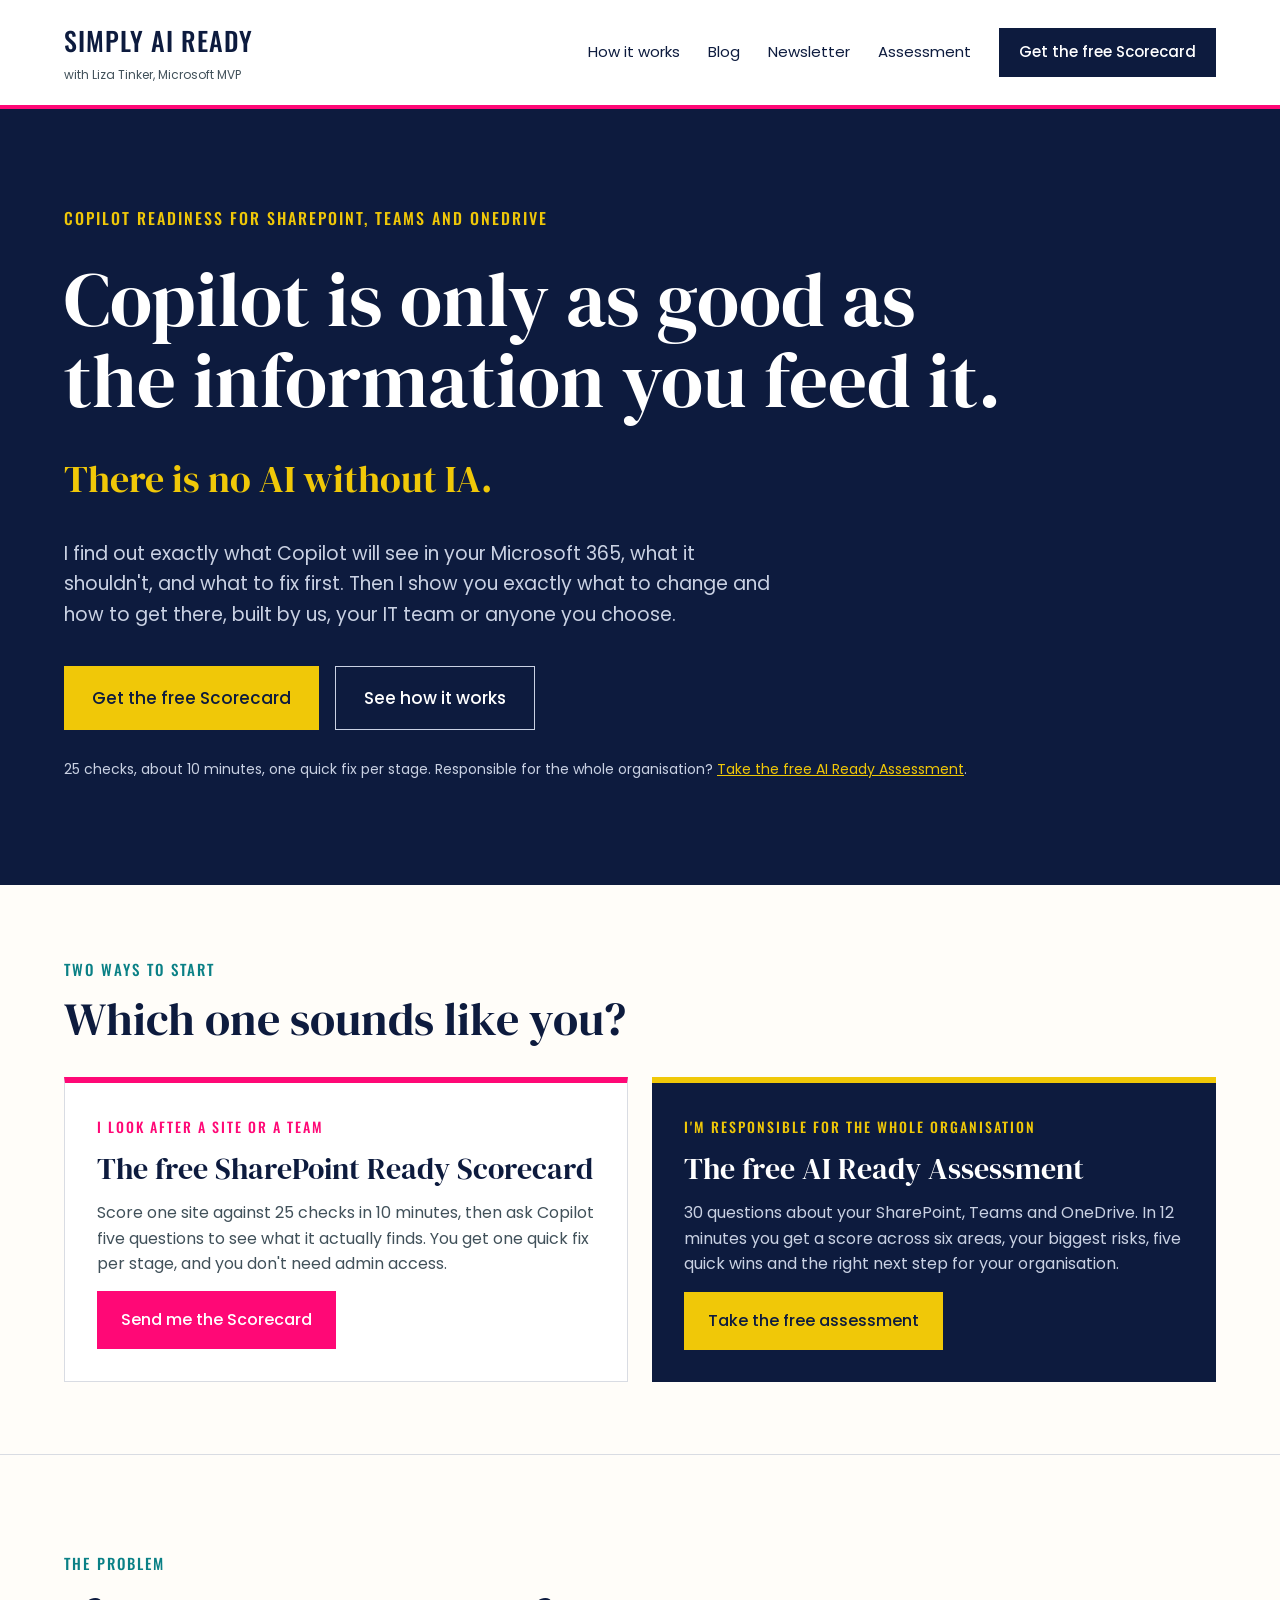
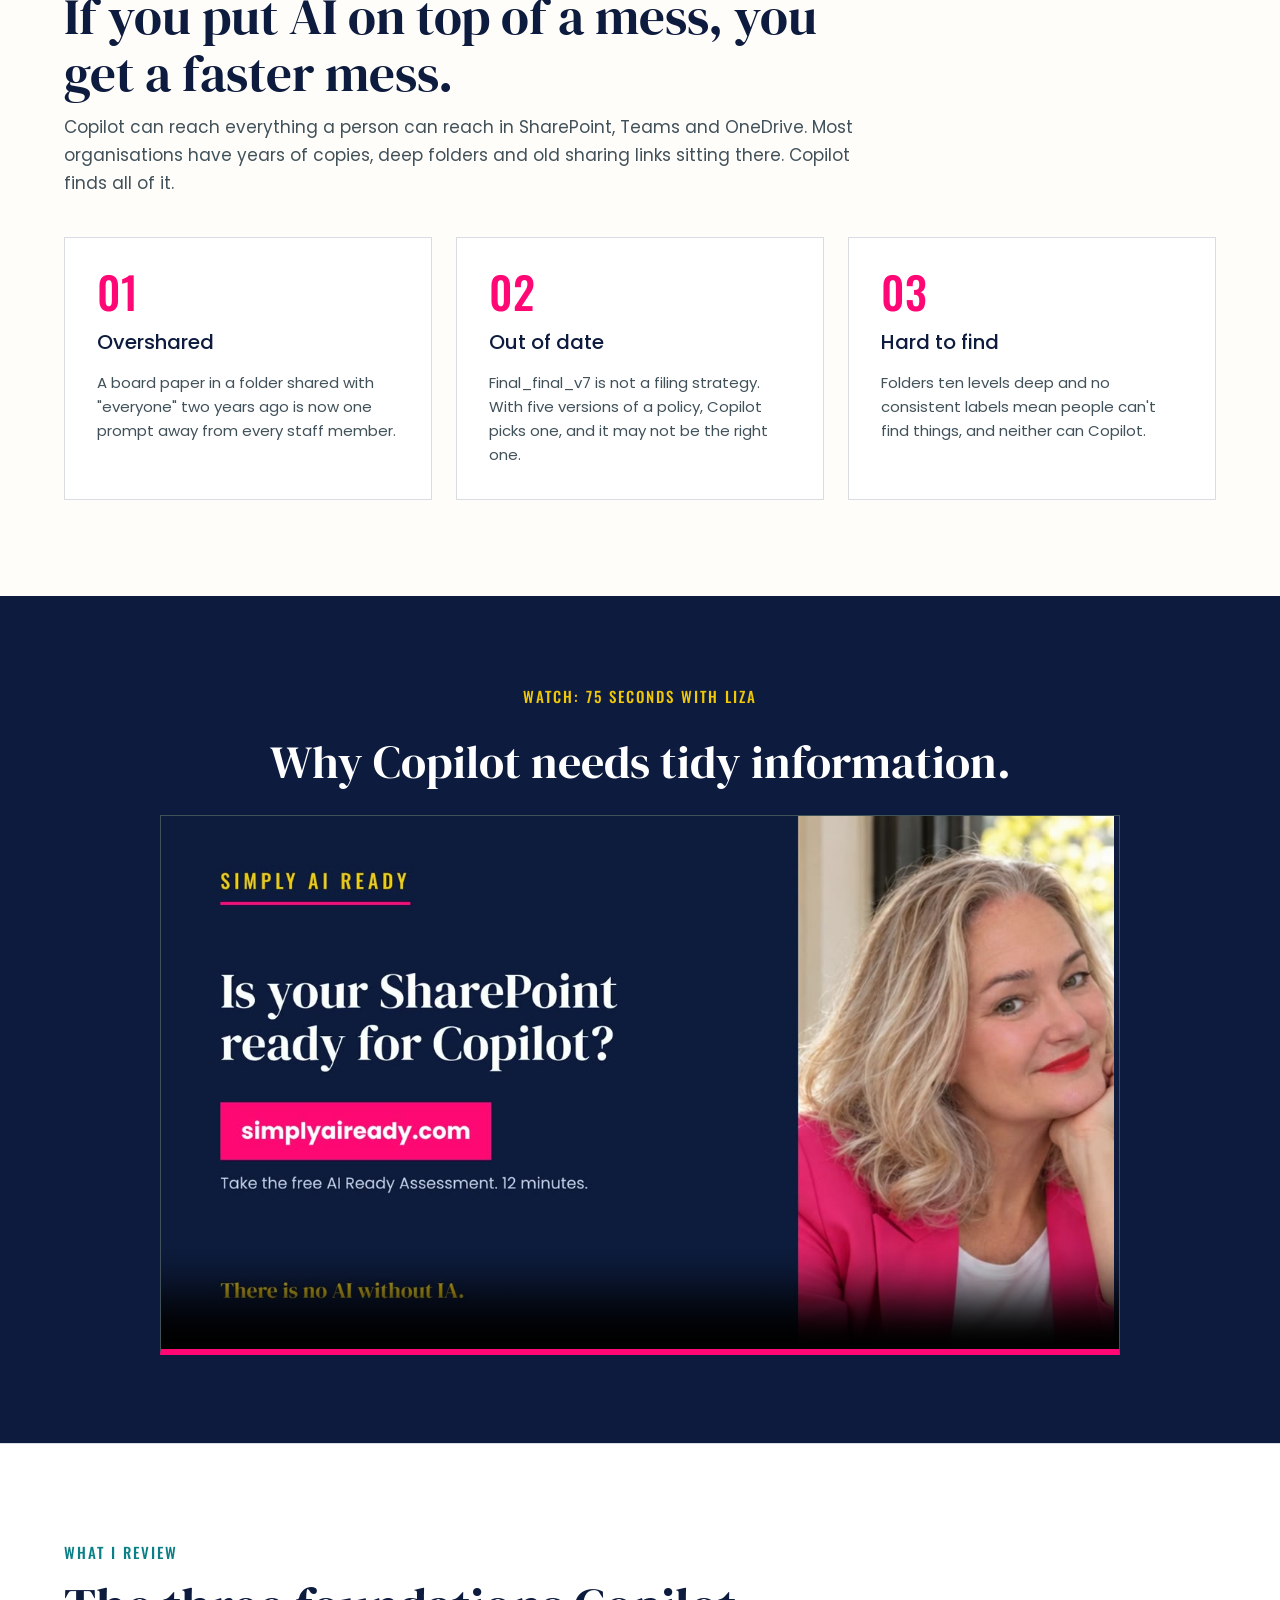
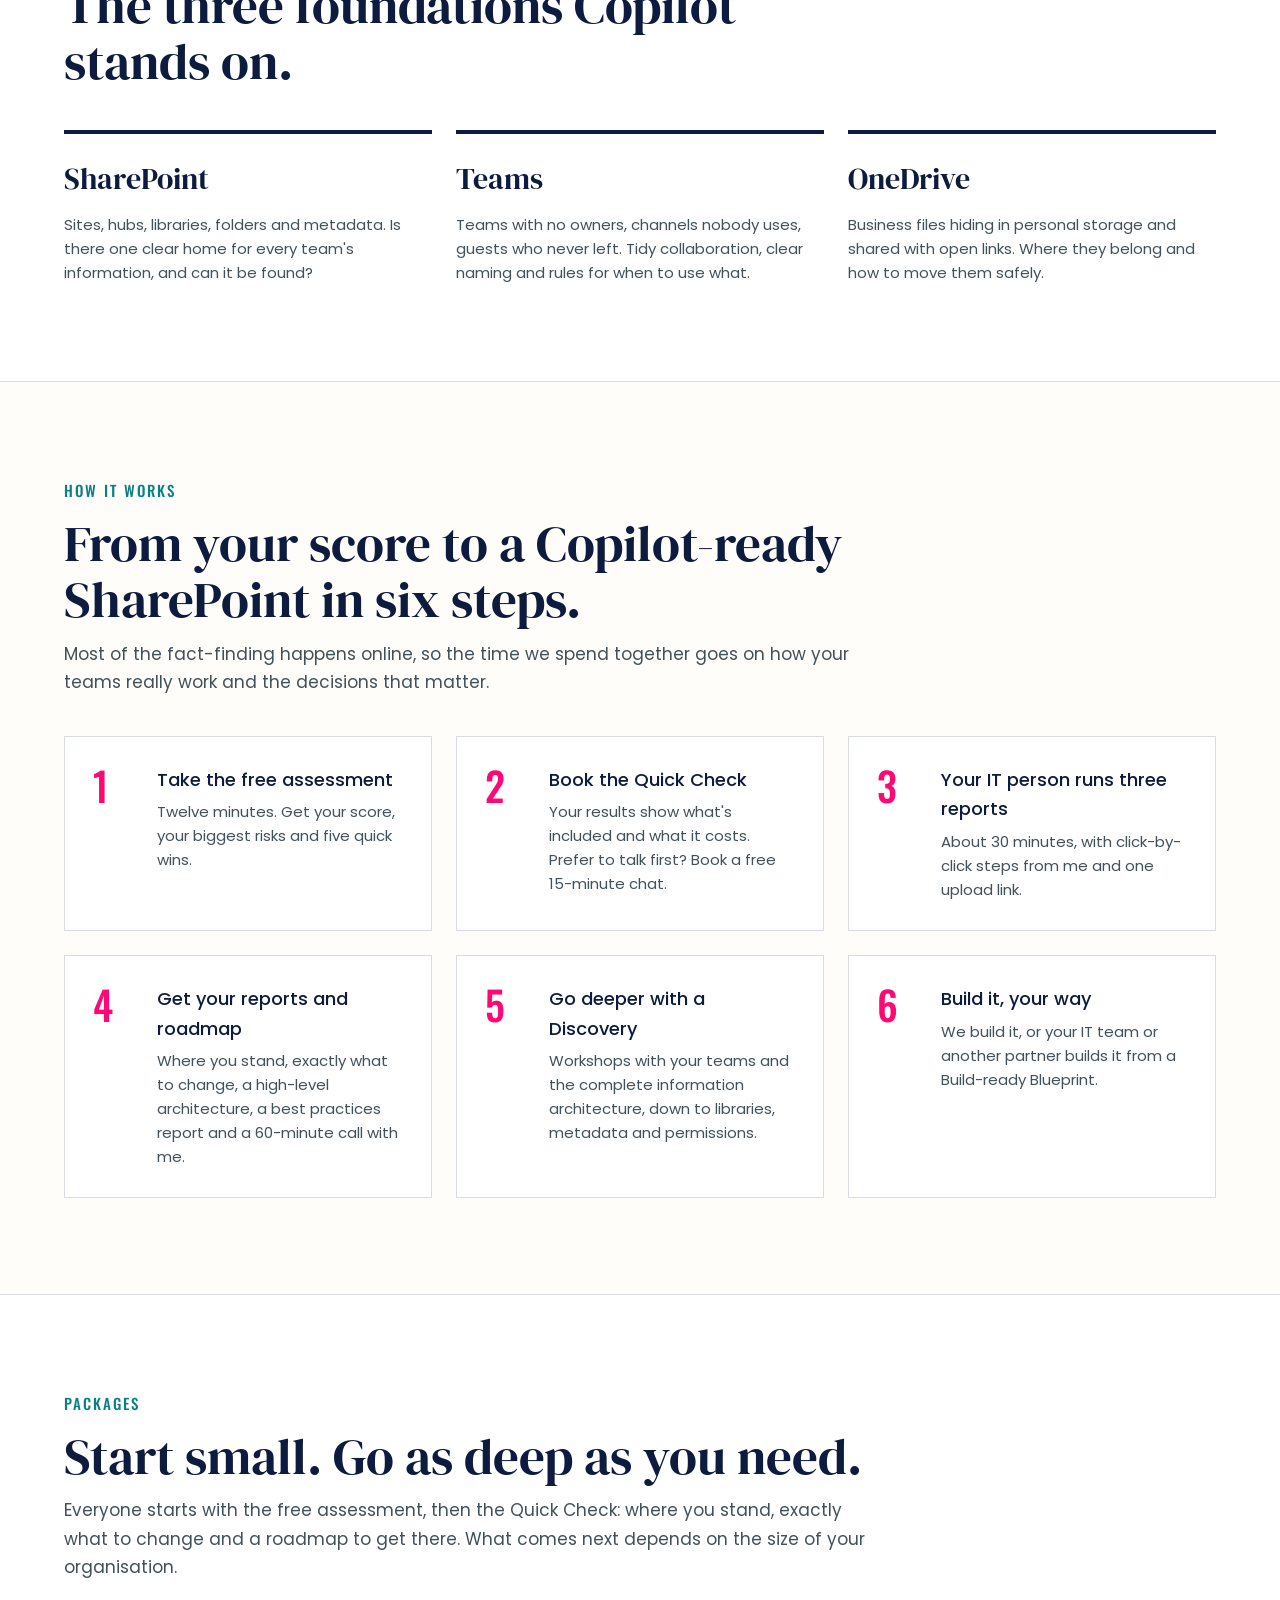
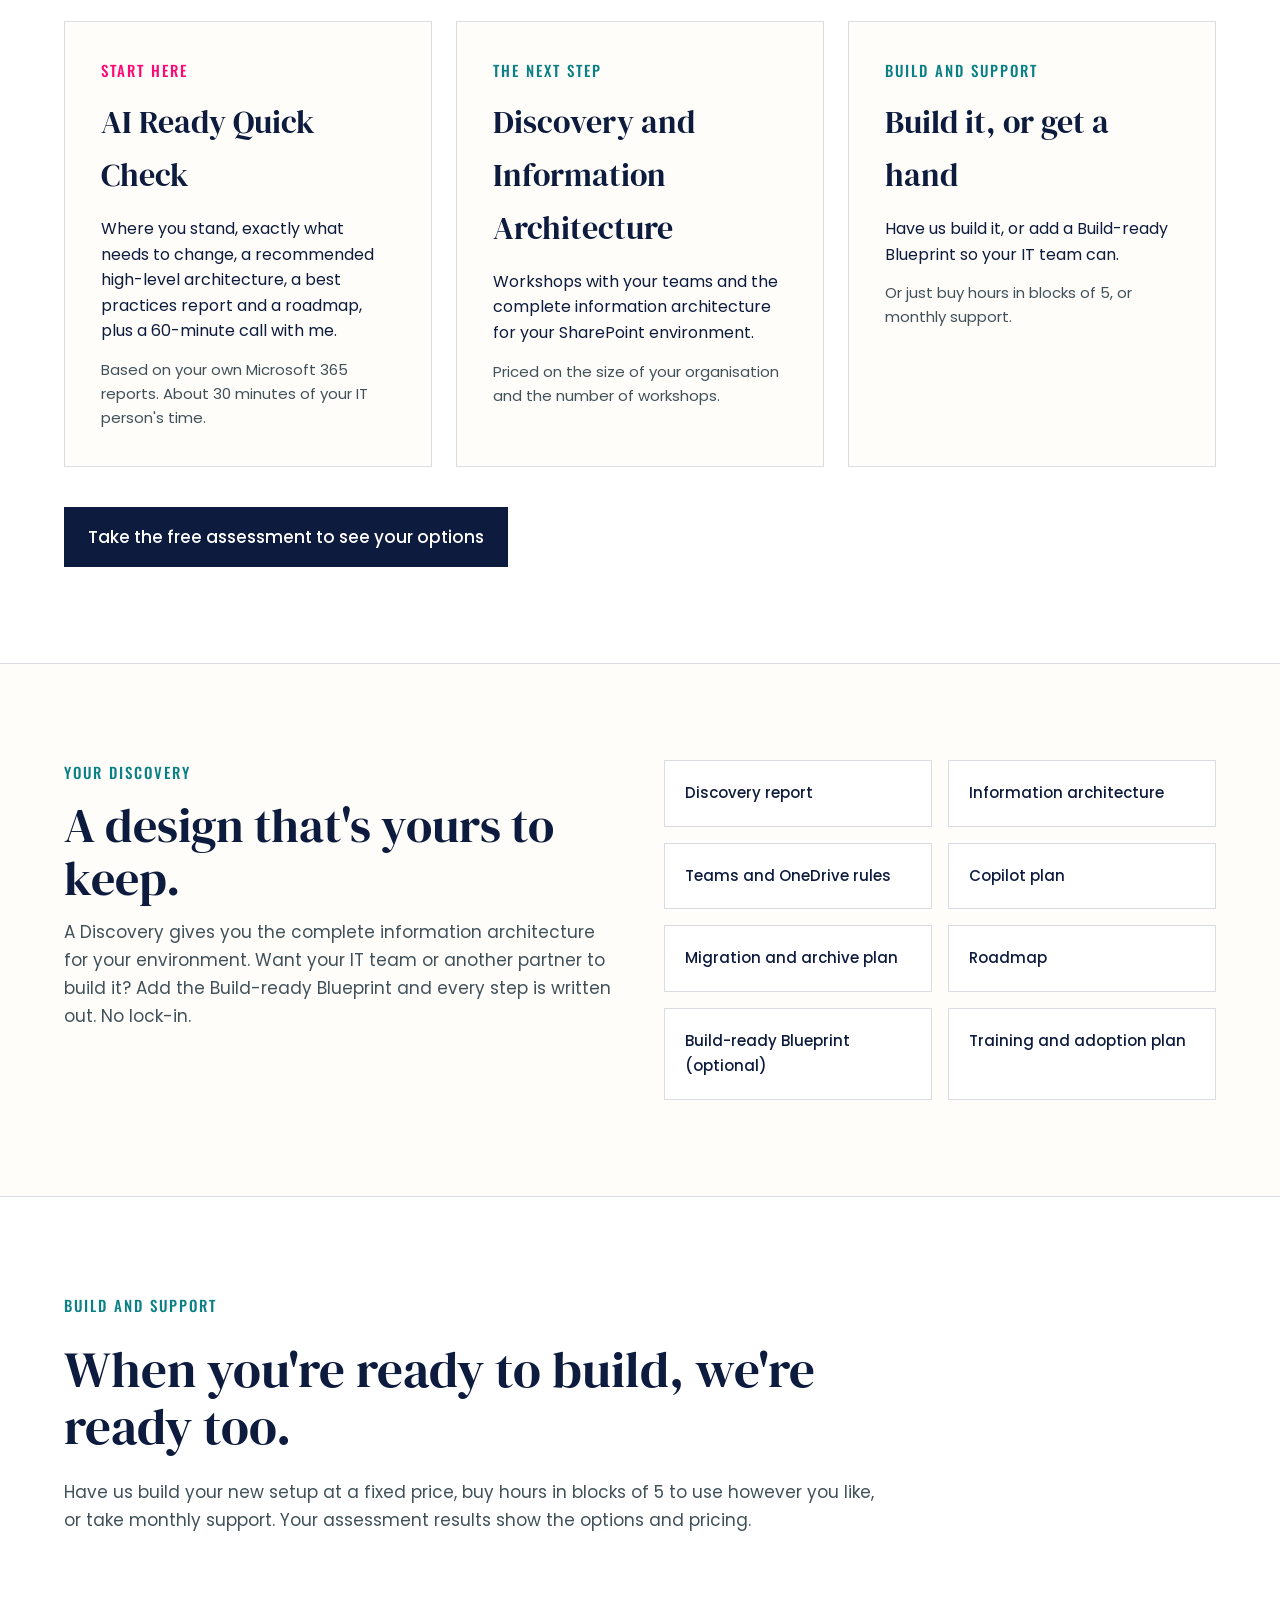
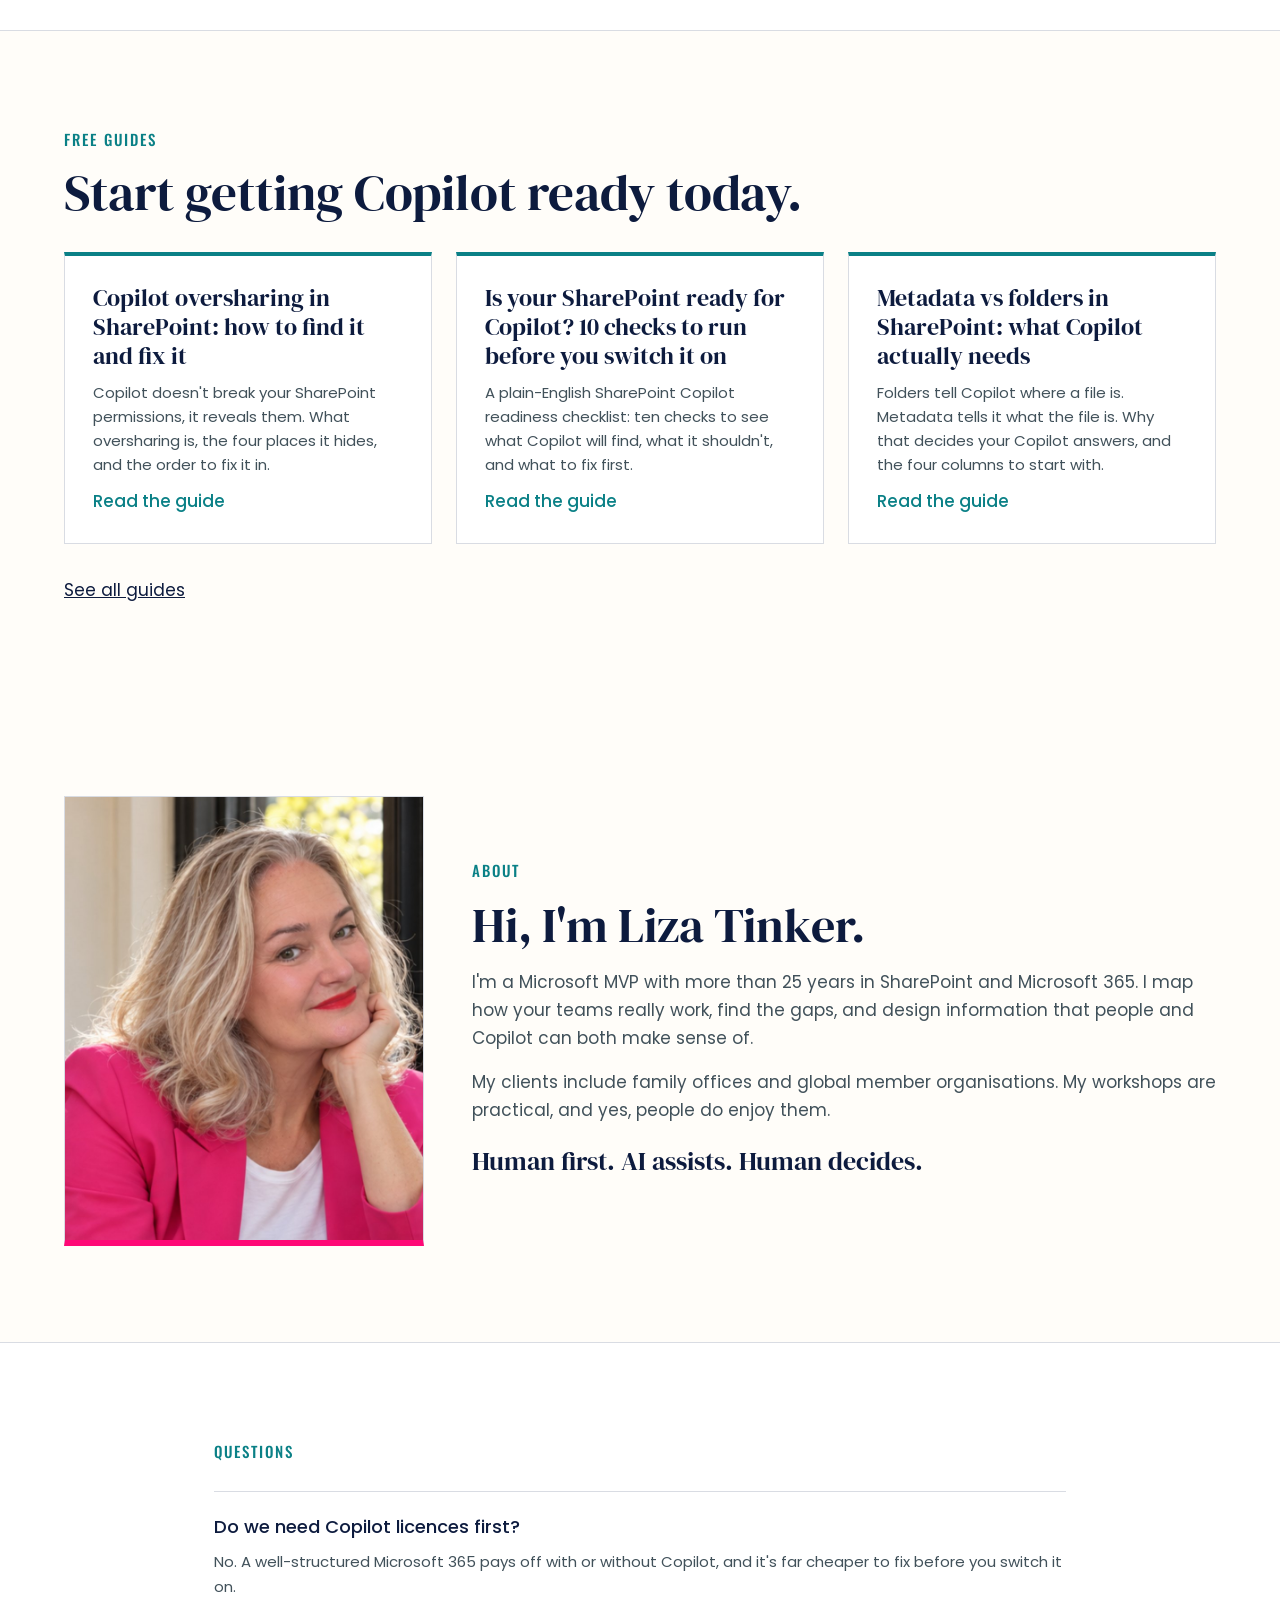
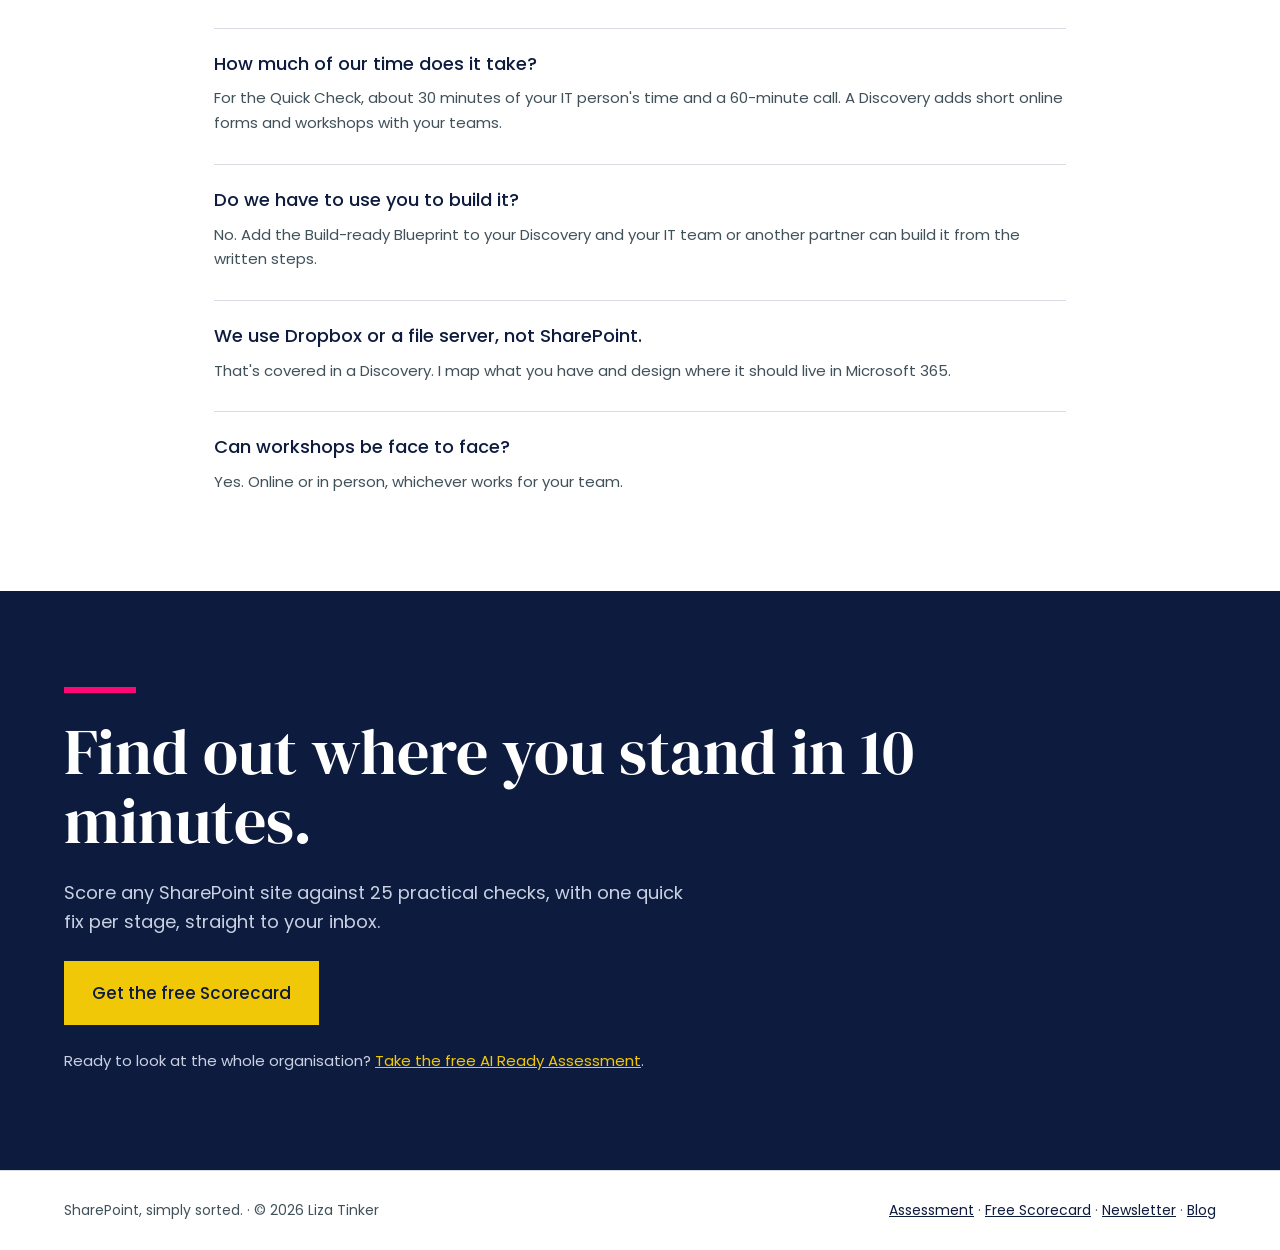
<file: docs/index.html>
<!DOCTYPE html>
<html lang="en-AU"><head>
<meta charset="utf-8"><meta name="viewport" content="width=device-width, initial-scale=1">
<title>Copilot Readiness for SharePoint, Teams and OneDrive · Simply AI Ready</title>
<meta name="description" content="Get SharePoint, Teams and OneDrive ready for Microsoft 365 Copilot. Take the free AI Ready Assessment from Liza Tinker, Microsoft MVP.">
<link rel="canonical" href="https://simplyaiready.com/">
<meta name="robots" content="index, follow, max-image-preview:large">
<meta property="og:title" content="Copilot Readiness for SharePoint, Teams and OneDrive · Simply AI Ready"><meta property="og:description" content="Get SharePoint, Teams and OneDrive ready for Microsoft 365 Copilot. Take the free AI Ready Assessment from Liza Tinker, Microsoft MVP.">
<meta property="og:url" content="https://simplyaiready.com/"><meta property="og:type" content="website"><meta property="og:site_name" content="Simply AI Ready">
<meta property="og:image" content="https://simplyaiready.com/images/simply-ai-ready-share.png"><meta property="og:image:width" content="1200"><meta property="og:image:height" content="630"><meta property="og:locale" content="en_AU">
<meta name="twitter:card" content="summary_large_image"><meta name="twitter:title" content="Copilot Readiness for SharePoint, Teams and OneDrive · Simply AI Ready"><meta name="twitter:description" content="Get SharePoint, Teams and OneDrive ready for Microsoft 365 Copilot. Take the free AI Ready Assessment from Liza Tinker, Microsoft MVP."><meta name="twitter:image" content="https://simplyaiready.com/images/simply-ai-ready-share.png">
<meta name="author" content="Liza Tinker"><meta name="theme-color" content="#0d1b3e">
<link rel="icon" href="/static/favicon.svg" type="image/svg+xml">
<meta name="google-site-verification" content="CPKEZTdYPEKTMOSe50Vhnf97URdG1P894OnKY5y7Geo">
<link rel="stylesheet" href="/static/style.css">
<script type="application/ld+json">{"@context": "https://schema.org", "@graph": [{"@type": "ProfessionalService", "@id": "https://simplyaiready.com/#org", "name": "Simply AI Ready", "url": "https://simplyaiready.com/", "description": "Get SharePoint, Teams and OneDrive ready for Microsoft 365 Copilot. Take the free AI Ready Assessment from Liza Tinker, Microsoft MVP.", "image": "https://simplyaiready.com/images/simply-ai-ready-share.png", "founder": {"@id": "https://simplyaiready.com/#liza"}, "areaServed": "AU", "address": {"@type": "PostalAddress", "addressLocality": "Sydney", "addressRegion": "NSW", "addressCountry": "AU"}}, {"@type": "Person", "@id": "https://simplyaiready.com/#liza", "name": "Liza Tinker", "jobTitle": "Microsoft MVP, SharePoint and Microsoft 365 consultant", "image": "https://simplyaiready.com/images/liza-tinker.jpg", "url": "https://simplyaiready.com/#about", "knowsAbout": ["Microsoft SharePoint", "Microsoft 365 Copilot", "Information architecture", "Microsoft Teams", "OneDrive"]}, {"@type": "WebSite", "@id": "https://simplyaiready.com/#website", "url": "https://simplyaiready.com/", "name": "Simply AI Ready", "inLanguage": "en-AU", "publisher": {"@id": "https://simplyaiready.com/#org"}}]}</script>
</head><body>
<header style="background:#ffffff;border-bottom:4px solid #ff0876">
<div style="max-width:1200px;margin:0 auto;padding:20px 24px;display:flex;flex-wrap:wrap;gap:16px 32px;align-items:center;justify-content:space-between">
<a href="/" style="text-decoration:none;display:flex;flex-direction:column;gap:2px">
<span style="font-family:'Oswald','Arial Narrow',sans-serif;font-weight:500;font-size:26px;letter-spacing:1px;color:#0d1b3e">SIMPLY AI READY</span>
<span style="font-size:12px;color:#41515a">with Liza Tinker, Microsoft MVP</span>
</a>
<nav aria-label="Main" style="display:flex;flex-wrap:wrap;gap:8px 28px;align-items:center;font-size:15px">
<a href="/#how" style="text-decoration:none">How it works</a>
<a href="/blog/" style="text-decoration:none">Blog</a>
<a href="/newsletter/" style="text-decoration:none">Newsletter</a>
<a href="/assessment/" style="text-decoration:none">Assessment</a>
<a href="https://simply-sharepoint.kit.com/subscribe" style="text-decoration:none;background:#0d1b3e;color:#ffffff;padding:12px 20px;font-weight:600;min-height:44px;box-sizing:border-box;display:inline-flex;align-items:center">Get the free Scorecard</a>
</nav>
</div>
</header>
<main>
<section id="top" style="background: #0d1b3e; color: #ffffff">
<div style="max-width: 1200px; margin: 0 auto; padding: 96px 24px 104px; display: flex; flex-direction: column; gap: 28px">
<p style="margin: 0; font-family: 'Oswald', 'Arial Narrow', sans-serif; font-weight: 500; font-size: 16px; letter-spacing: 2px; color: #f0c808">COPILOT READINESS FOR SHAREPOINT, TEAMS AND ONEDRIVE</p>
<h1 style="margin: 0; font-family: 'DM Serif Display', Georgia, serif; font-weight: 400; font-size: clamp(44px, 6vw, 80px); line-height: 1.05; max-width: 960px">Copilot is only as good as the information you feed it.</h1>
<p style="margin: 0; font-family: 'DM Serif Display', Georgia, serif; font-size: clamp(26px, 3vw, 38px); color: #f0c808">There is no AI without IA.</p>
<p style="margin: 0; font-size: 19px; line-height: 1.6; color: #c9d1e3; max-width: 720px">I find out exactly what Copilot will see in your Microsoft 365, what it shouldn't, and what to fix first. Then I show you exactly what to change and how to get there, built by us, your IT team or anyone you choose.</p>
<div style="display: flex; flex-wrap: wrap; gap: 16px; align-items: center; padding-top: 8px">
<a href="https://simply-sharepoint.kit.com/subscribe" style="text-decoration: none; background: #f0c808; color: #0d1b3e; font-weight: 600; font-size: 17px; padding: 18px 28px; min-height: 44px; box-sizing: border-box; display: inline-flex; align-items: center">Get the free Scorecard</a>
<a href="/#how" style="text-decoration: none; color: #ffffff; border: 1px solid #c9d1e3; font-weight: 600; font-size: 17px; padding: 17px 28px; min-height: 44px; box-sizing: border-box; display: inline-flex; align-items: center">See how it works</a>
</div>
<p style="margin: 0; font-size: 14px; color: #c9d1e3">25 checks, about 10 minutes, one quick fix per stage. Responsible for the whole organisation? <a href="/assessment/" style="color: #f0c808">Take the free AI Ready Assessment</a>.</p>
</div>
</section>
<script type="application/ld+json">{"@context":"https://schema.org","@type":"VideoObject","name":"Is your SharePoint ready for Copilot?","description":"Liza Tinker, Microsoft MVP, explains why Copilot is only as good as the information you give it, and how the free 12-minute AI Ready Assessment shows where you stand.","thumbnailUrl":"https://simplyaiready.com/images/simply-ai-ready-intro-poster.jpg","contentUrl":"https://simplyaiready.com/images/simply-ai-ready-intro.mp4","uploadDate":"2026-11-15","duration":"PT1M16S"}</script>

<section style="background: #fffdf9; border-bottom: 1px solid #d9dce3">
<div style="max-width: 1200px; margin: 0 auto; padding: 72px 24px; display: flex; flex-direction: column; gap: 32px">
<div style="display: flex; flex-direction: column; gap: 12px; max-width: 820px">
<p style="margin: 0; font-family: 'Oswald', 'Arial Narrow', sans-serif; font-weight: 500; font-size: 15px; letter-spacing: 2px; color: #0a8086">TWO WAYS TO START</p>
<h2 style="margin: 0; font-family: 'DM Serif Display', Georgia, serif; font-weight: 400; font-size: clamp(32px, 3.6vw, 46px); line-height: 1.1">Which one sounds like you?</h2>
</div>
<div style="display: grid; grid-template-columns: repeat(auto-fit, minmax(300px, 1fr)); gap: 24px">
<div style="background: #ffffff; border: 1px solid #d9dce3; border-top: 6px solid #ff0876; padding: 32px; display: flex; flex-direction: column; gap: 14px">
<p style="margin: 0; font-family: 'Oswald', 'Arial Narrow', sans-serif; font-weight: 500; font-size: 14px; letter-spacing: 2px; color: #ff0876">I LOOK AFTER A SITE OR A TEAM</p>
<h3 style="margin: 0; font-family: 'DM Serif Display', Georgia, serif; font-weight: 400; font-size: 30px; line-height: 1.15">The free SharePoint Ready Scorecard</h3>
<p style="margin: 0; font-size: 16px; line-height: 1.6; color: #41515a">Score one site against 25 checks in 10 minutes, then ask Copilot five questions to see what it actually finds. You get one quick fix per stage, and you don't need admin access.</p>
<a href="https://simply-sharepoint.kit.com/subscribe" style="text-decoration: none; background: #ff0876; color: #ffffff; font-weight: 600; font-size: 16px; padding: 16px 24px; min-height: 44px; box-sizing: border-box; display: inline-flex; align-items: center; align-self: flex-start; margin-top: auto">Send me the Scorecard</a>
</div>
<div style="background: #0d1b3e; color: #ffffff; border-top: 6px solid #f0c808; padding: 32px; display: flex; flex-direction: column; gap: 14px">
<p style="margin: 0; font-family: 'Oswald', 'Arial Narrow', sans-serif; font-weight: 500; font-size: 14px; letter-spacing: 2px; color: #f0c808">I'M RESPONSIBLE FOR THE WHOLE ORGANISATION</p>
<h3 style="margin: 0; font-family: 'DM Serif Display', Georgia, serif; font-weight: 400; font-size: 30px; line-height: 1.15">The free AI Ready Assessment</h3>
<p style="margin: 0; font-size: 16px; line-height: 1.6; color: #c9d1e3">30 questions about your SharePoint, Teams and OneDrive. In 12 minutes you get a score across six areas, your biggest risks, five quick wins and the right next step for your organisation.</p>
<a href="/assessment/" style="text-decoration: none; background: #f0c808; color: #0d1b3e; font-weight: 600; font-size: 16px; padding: 16px 24px; min-height: 44px; box-sizing: border-box; display: inline-flex; align-items: center; align-self: flex-start; margin-top: auto">Take the free assessment</a>
</div>
</div>
</div>
</section>

<section style="max-width: 1200px; margin: 0 auto; padding: 96px 24px; display: flex; flex-direction: column; gap: 40px">
<div style="display: flex; flex-direction: column; gap: 12px; max-width: 820px">
<p style="margin: 0; font-family: 'Oswald', 'Arial Narrow', sans-serif; font-weight: 500; font-size: 15px; letter-spacing: 2px; color: #0a8086">THE PROBLEM</p>
<h2 style="margin: 0; font-family: 'DM Serif Display', Georgia, serif; font-weight: 400; font-size: clamp(34px, 4vw, 52px); line-height: 1.1">If you put AI on top of a mess, you get a faster mess.</h2>
<p style="margin: 0; font-size: 17px; line-height: 1.65; color: #41515a">Copilot can reach everything a person can reach in SharePoint, Teams and OneDrive. Most organisations have years of copies, deep folders and old sharing links sitting there. Copilot finds all of it.</p>
</div>
<div style="display: grid; grid-template-columns: repeat(auto-fit, minmax(280px, 1fr)); gap: 24px">
<div style="background: #ffffff; border: 1px solid #d9dce3; padding: 32px; display: flex; flex-direction: column; gap: 12px">
<span style="font-family: 'Oswald', 'Arial Narrow', sans-serif; font-size: 44px; color: #ff0876; line-height: 1">01</span>
<h3 style="margin: 0; font-size: 20px; font-weight: 600">Overshared</h3>
<p style="margin: 0; font-size: 15px; line-height: 1.6; color: #41515a">A board paper in a folder shared with "everyone" two years ago is now one prompt away from every staff member.</p>
</div>
<div style="background: #ffffff; border: 1px solid #d9dce3; padding: 32px; display: flex; flex-direction: column; gap: 12px">
<span style="font-family: 'Oswald', 'Arial Narrow', sans-serif; font-size: 44px; color: #ff0876; line-height: 1">02</span>
<h3 style="margin: 0; font-size: 20px; font-weight: 600">Out of date</h3>
<p style="margin: 0; font-size: 15px; line-height: 1.6; color: #41515a">Final_final_v7 is not a filing strategy. With five versions of a policy, Copilot picks one, and it may not be the right one.</p>
</div>
<div style="background: #ffffff; border: 1px solid #d9dce3; padding: 32px; display: flex; flex-direction: column; gap: 12px">
<span style="font-family: 'Oswald', 'Arial Narrow', sans-serif; font-size: 44px; color: #ff0876; line-height: 1">03</span>
<h3 style="margin: 0; font-size: 20px; font-weight: 600">Hard to find</h3>
<p style="margin: 0; font-size: 15px; line-height: 1.6; color: #41515a">Folders ten levels deep and no consistent labels mean people can't find things, and neither can Copilot.</p>
</div>
</div>
</section>

<section id="video" style="background: #0d1b3e; color: #ffffff">
<div style="max-width: 1200px; margin: 0 auto; padding: 88px 24px; display: flex; flex-direction: column; align-items: center; gap: 28px; text-align: center">
<p style="margin: 0; font-family: 'Oswald', 'Arial Narrow', sans-serif; font-weight: 500; font-size: 15px; letter-spacing: 2px; color: #f0c808">WATCH: 75 SECONDS WITH LIZA</p>
<h2 style="margin: 0; font-family: 'DM Serif Display', Georgia, serif; font-weight: 400; font-size: clamp(32px, 3.6vw, 46px); line-height: 1.1; max-width: 820px">Why Copilot needs tidy information.</h2>
<div style="width: 100%; max-width: 960px">
<video controls playsinline preload="none" poster="/images/simply-ai-ready-intro-poster.jpg" width="1920" height="1080" aria-label="Liza Tinker explains why Copilot is only as good as the information you give it" style="width: 100%; height: auto; aspect-ratio: 16 / 9; display: block; background: #0d1b3e; border: 1px solid #41515a; border-bottom: 6px solid #ff0876">
<source src="/images/simply-ai-ready-intro.mp4" type="video/mp4">
<a href="/images/simply-ai-ready-intro.mp4" style="color: #f0c808">Watch the video</a>
</video>
</div>
</div>
</section>

<section style="background: #ffffff; border-top: 1px solid #d9dce3; border-bottom: 1px solid #d9dce3">
<div style="max-width: 1200px; margin: 0 auto; padding: 96px 24px; display: flex; flex-direction: column; gap: 40px">
<div style="display: flex; flex-direction: column; gap: 12px; max-width: 820px">
<p style="margin: 0; font-family: 'Oswald', 'Arial Narrow', sans-serif; font-weight: 500; font-size: 15px; letter-spacing: 2px; color: #0a8086">WHAT I REVIEW</p>
<h2 style="margin: 0; font-family: 'DM Serif Display', Georgia, serif; font-weight: 400; font-size: clamp(34px, 4vw, 52px); line-height: 1.1">The three foundations Copilot stands on.</h2>
</div>
<div style="display: grid; grid-template-columns: repeat(auto-fit, minmax(280px, 1fr)); gap: 24px">
<div style="border-top: 4px solid #0d1b3e; padding-top: 20px; display: flex; flex-direction: column; gap: 10px">
<h3 style="margin: 0; font-family: 'DM Serif Display', Georgia, serif; font-weight: 400; font-size: 30px">SharePoint</h3>
<p style="margin: 0; font-size: 15px; line-height: 1.6; color: #41515a">Sites, hubs, libraries, folders and metadata. Is there one clear home for every team's information, and can it be found?</p>
</div>
<div style="border-top: 4px solid #0d1b3e; padding-top: 20px; display: flex; flex-direction: column; gap: 10px">
<h3 style="margin: 0; font-family: 'DM Serif Display', Georgia, serif; font-weight: 400; font-size: 30px">Teams</h3>
<p style="margin: 0; font-size: 15px; line-height: 1.6; color: #41515a">Teams with no owners, channels nobody uses, guests who never left. Tidy collaboration, clear naming and rules for when to use what.</p>
</div>
<div style="border-top: 4px solid #0d1b3e; padding-top: 20px; display: flex; flex-direction: column; gap: 10px">
<h3 style="margin: 0; font-family: 'DM Serif Display', Georgia, serif; font-weight: 400; font-size: 30px">OneDrive</h3>
<p style="margin: 0; font-size: 15px; line-height: 1.6; color: #41515a">Business files hiding in personal storage and shared with open links. Where they belong and how to move them safely.</p>
</div>
</div>
</div>
</section>

<section id="how" style="max-width: 1200px; margin: 0 auto; padding: 96px 24px; display: flex; flex-direction: column; gap: 40px">
<div style="display: flex; flex-direction: column; gap: 12px; max-width: 820px">
<p style="margin: 0; font-family: 'Oswald', 'Arial Narrow', sans-serif; font-weight: 500; font-size: 15px; letter-spacing: 2px; color: #0a8086">HOW IT WORKS</p>
<h2 style="margin: 0; font-family: 'DM Serif Display', Georgia, serif; font-weight: 400; font-size: clamp(34px, 4vw, 52px); line-height: 1.1">From your score to a Copilot-ready SharePoint in six steps.</h2>
<p style="margin: 0; font-size: 17px; line-height: 1.65; color: #41515a">Most of the fact-finding happens online, so the time we spend together goes on how your teams really work and the decisions that matter.</p>
</div>
<ol style="margin: 0; padding: 0; list-style: none; display: grid; grid-template-columns: repeat(auto-fit, minmax(340px, 1fr)); gap: 24px">
<li style="background: #ffffff; border: 1px solid #d9dce3; padding: 28px; display: flex; gap: 20px; align-items: flex-start">
<span style="font-family: 'Oswald', 'Arial Narrow', sans-serif; font-size: 40px; color: #ff0876; line-height: 1; min-width: 44px">1</span>
<div style="display: flex; flex-direction: column; gap: 6px"><h3 style="margin: 0; font-size: 18px; font-weight: 600">Take the free assessment</h3><p style="margin: 0; font-size: 15px; line-height: 1.6; color: #41515a">Twelve minutes. Get your score, your biggest risks and five quick wins.</p></div>
</li>
<li style="background: #ffffff; border: 1px solid #d9dce3; padding: 28px; display: flex; gap: 20px; align-items: flex-start">
<span style="font-family: 'Oswald', 'Arial Narrow', sans-serif; font-size: 40px; color: #ff0876; line-height: 1; min-width: 44px">2</span>
<div style="display: flex; flex-direction: column; gap: 6px"><h3 style="margin: 0; font-size: 18px; font-weight: 600">Book the Quick Check</h3><p style="margin: 0; font-size: 15px; line-height: 1.6; color: #41515a">Your results show what's included and what it costs. Prefer to talk first? Book a free 15-minute chat.</p></div>
</li>
<li style="background: #ffffff; border: 1px solid #d9dce3; padding: 28px; display: flex; gap: 20px; align-items: flex-start">
<span style="font-family: 'Oswald', 'Arial Narrow', sans-serif; font-size: 40px; color: #ff0876; line-height: 1; min-width: 44px">3</span>
<div style="display: flex; flex-direction: column; gap: 6px"><h3 style="margin: 0; font-size: 18px; font-weight: 600">Your IT person runs three reports</h3><p style="margin: 0; font-size: 15px; line-height: 1.6; color: #41515a">About 30 minutes, with click-by-click steps from me and one upload link.</p></div>
</li>
<li style="background: #ffffff; border: 1px solid #d9dce3; padding: 28px; display: flex; gap: 20px; align-items: flex-start">
<span style="font-family: 'Oswald', 'Arial Narrow', sans-serif; font-size: 40px; color: #ff0876; line-height: 1; min-width: 44px">4</span>
<div style="display: flex; flex-direction: column; gap: 6px"><h3 style="margin: 0; font-size: 18px; font-weight: 600">Get your reports and roadmap</h3><p style="margin: 0; font-size: 15px; line-height: 1.6; color: #41515a">Where you stand, exactly what to change, a high-level architecture, a best practices report and a 60-minute call with me.</p></div>
</li>
<li style="background: #ffffff; border: 1px solid #d9dce3; padding: 28px; display: flex; gap: 20px; align-items: flex-start">
<span style="font-family: 'Oswald', 'Arial Narrow', sans-serif; font-size: 40px; color: #ff0876; line-height: 1; min-width: 44px">5</span>
<div style="display: flex; flex-direction: column; gap: 6px"><h3 style="margin: 0; font-size: 18px; font-weight: 600">Go deeper with a Discovery</h3><p style="margin: 0; font-size: 15px; line-height: 1.6; color: #41515a">Workshops with your teams and the complete information architecture, down to libraries, metadata and permissions.</p></div>
</li>
<li style="background: #ffffff; border: 1px solid #d9dce3; padding: 28px; display: flex; gap: 20px; align-items: flex-start">
<span style="font-family: 'Oswald', 'Arial Narrow', sans-serif; font-size: 40px; color: #ff0876; line-height: 1; min-width: 44px">6</span>
<div style="display: flex; flex-direction: column; gap: 6px"><h3 style="margin: 0; font-size: 18px; font-weight: 600">Build it, your way</h3><p style="margin: 0; font-size: 15px; line-height: 1.6; color: #41515a">We build it, or your IT team or another partner builds it from a Build-ready Blueprint.</p></div>
</li>
</ol>
</section>

<section id="packages" style="background: #ffffff; border-top: 1px solid #d9dce3; border-bottom: 1px solid #d9dce3">
<div style="max-width: 1200px; margin: 0 auto; padding: 96px 24px; display: flex; flex-direction: column; gap: 40px">
<div style="display: flex; flex-direction: column; gap: 12px; max-width: 820px">
<p style="margin: 0; font-family: 'Oswald', 'Arial Narrow', sans-serif; font-weight: 500; font-size: 15px; letter-spacing: 2px; color: #0a8086">PACKAGES</p>
<h2 style="margin: 0; font-family: 'DM Serif Display', Georgia, serif; font-weight: 400; font-size: clamp(34px, 4vw, 52px); line-height: 1.1">Start small. Go as deep as you need.</h2>
<p style="margin: 0; font-size: 17px; line-height: 1.65; color: #41515a">Everyone starts with the free assessment, then the Quick Check: where you stand, exactly what to change and a roadmap to get there. What comes next depends on the size of your organisation.</p>
</div>
<div style="display: grid; grid-template-columns: repeat(auto-fit, minmax(300px, 1fr)); gap: 24px">
<div style="border: 1px solid #d9dce3; background: #fffdf9; padding: 36px; display: flex; flex-direction: column; gap: 14px">
<p style="margin: 0; font-family: 'Oswald', 'Arial Narrow', sans-serif; font-size: 15px; letter-spacing: 2px; color: #ff0876">START HERE</p>
<h3 style="margin: 0; font-family: 'DM Serif Display', Georgia, serif; font-weight: 400; font-size: 32px">AI Ready Quick Check</h3>
<p style="margin: 0; font-size: 16px; line-height: 1.6">Where you stand, exactly what needs to change, a recommended high-level architecture, a best practices report and a roadmap, plus a 60-minute call with me.</p>
<p style="margin: 0; font-size: 15px; line-height: 1.6; color: #41515a">Based on your own Microsoft 365 reports. About 30 minutes of your IT person's time.</p>
</div>
<div style="border: 1px solid #d9dce3; background: #fffdf9; padding: 36px; display: flex; flex-direction: column; gap: 14px">
<p style="margin: 0; font-family: 'Oswald', 'Arial Narrow', sans-serif; font-size: 15px; letter-spacing: 2px; color: #0a8086">THE NEXT STEP</p>
<h3 style="margin: 0; font-family: 'DM Serif Display', Georgia, serif; font-weight: 400; font-size: 32px">Discovery and Information Architecture</h3>
<p style="margin: 0; font-size: 16px; line-height: 1.6">Workshops with your teams and the complete information architecture for your SharePoint environment.</p>
<p style="margin: 0; font-size: 15px; line-height: 1.6; color: #41515a">Priced on the size of your organisation and the number of workshops.</p>
</div>
<div style="border: 1px solid #d9dce3; background: #fffdf9; padding: 36px; display: flex; flex-direction: column; gap: 14px">
<p style="margin: 0; font-family: 'Oswald', 'Arial Narrow', sans-serif; font-size: 15px; letter-spacing: 2px; color: #0a8086">BUILD AND SUPPORT</p>
<h3 style="margin: 0; font-family: 'DM Serif Display', Georgia, serif; font-weight: 400; font-size: 32px">Build it, or get a hand</h3>
<p style="margin: 0; font-size: 16px; line-height: 1.6">Have us build it, or add a Build-ready Blueprint so your IT team can.</p>
<p style="margin: 0; font-size: 15px; line-height: 1.6; color: #41515a">Or just buy hours in blocks of 5, or monthly support.</p>
</div>
</div>
<div style="display: flex; flex-wrap: wrap; gap: 16px">
<a href="/assessment/" style="text-decoration: none; background: #0d1b3e; color: #ffffff; font-weight: 600; font-size: 17px; padding: 16px 24px; min-height: 44px; box-sizing: border-box; display: inline-flex; align-items: center">Take the free assessment to see your options</a>
</div>
</div>
</section>

<section style="max-width: 1200px; margin: 0 auto; padding: 96px 24px; display: flex; flex-wrap: wrap; gap: 48px; align-items: flex-start">
<div style="flex: 1 1 420px; display: flex; flex-direction: column; gap: 14px; min-width: 0">
<p style="margin: 0; font-family: 'Oswald', 'Arial Narrow', sans-serif; font-weight: 500; font-size: 15px; letter-spacing: 2px; color: #0a8086">YOUR DISCOVERY</p>
<h2 style="margin: 0; font-family: 'DM Serif Display', Georgia, serif; font-weight: 400; font-size: clamp(34px, 4vw, 48px); line-height: 1.1">A design that's yours to keep.</h2>
<p style="margin: 0; font-size: 17px; line-height: 1.65; color: #41515a">A Discovery gives you the complete information architecture for your environment. Want your IT team or another partner to build it? Add the Build-ready Blueprint and every step is written out. No lock-in.</p>
</div>
<div style="flex: 1 1 420px; display: grid; grid-template-columns: repeat(2, minmax(0, 1fr)); gap: 16px; min-width: 0">
<div style="background: #ffffff; border: 1px solid #d9dce3; padding: 20px; font-size: 15px; font-weight: 600">Discovery report</div>
<div style="background: #ffffff; border: 1px solid #d9dce3; padding: 20px; font-size: 15px; font-weight: 600">Information architecture</div>
<div style="background: #ffffff; border: 1px solid #d9dce3; padding: 20px; font-size: 15px; font-weight: 600">Teams and OneDrive rules</div>
<div style="background: #ffffff; border: 1px solid #d9dce3; padding: 20px; font-size: 15px; font-weight: 600">Copilot plan</div>
<div style="background: #ffffff; border: 1px solid #d9dce3; padding: 20px; font-size: 15px; font-weight: 600">Migration and archive plan</div>
<div style="background: #ffffff; border: 1px solid #d9dce3; padding: 20px; font-size: 15px; font-weight: 600">Roadmap</div>
<div style="background: #ffffff; border: 1px solid #d9dce3; padding: 20px; font-size: 15px; font-weight: 600">Build-ready Blueprint (optional)</div>
<div style="background: #ffffff; border: 1px solid #d9dce3; padding: 20px; font-size: 15px; font-weight: 600">Training and adoption plan</div>
</div>
</section>

<section id="support" style="background: #ffffff; border-top: 1px solid #d9dce3; border-bottom: 1px solid #d9dce3">
<div style="max-width: 1200px; margin: 0 auto; padding: 96px 24px; display: flex; flex-direction: column; gap: 24px">
<p style="margin: 0; font-family: 'Oswald', 'Arial Narrow', sans-serif; font-weight: 500; font-size: 15px; letter-spacing: 2px; color: #0a8086">BUILD AND SUPPORT</p>
<h2 style="margin: 0; font-family: 'DM Serif Display', Georgia, serif; font-weight: 400; font-size: clamp(34px, 4vw, 52px); line-height: 1.1; max-width: 820px">When you're ready to build, we're ready too.</h2>
<p style="margin: 0; font-size: 17px; line-height: 1.65; color: #41515a; max-width: 820px">Have us build your new setup at a fixed price, buy hours in blocks of 5 to use however you like, or take monthly support. Your assessment results show the options and pricing.</p>
</div>
</section>

<section id="guides" style="max-width:1200px;margin:0 auto;padding:96px 24px;display:flex;flex-direction:column;gap:32px">
<div style="display:flex;flex-direction:column;gap:12px;max-width:820px">
<p style="margin:0;font-family:'Oswald','Arial Narrow',sans-serif;font-weight:500;font-size:15px;letter-spacing:2px;color:#0a8086">FREE GUIDES</p>
<h2 style="margin:0;font-family:'DM Serif Display',Georgia,serif;font-weight:400;font-size:clamp(34px,4vw,52px);line-height:1.1">Start getting Copilot ready today.</h2>
</div>
<div style="display:grid;grid-template-columns:repeat(auto-fit,minmax(300px,1fr));gap:24px"><a href="/blog/copilot-oversharing-sharepoint/" style="display:flex;flex-direction:column;gap:10px;background:#ffffff;border:1px solid #d9dce3;border-top:4px solid #0a8086;padding:28px;text-decoration:none;color:#0d1b3e">
<span style="font-family:'DM Serif Display',Georgia,serif;font-size:24px;line-height:1.2">Copilot oversharing in SharePoint: how to find it and fix it</span>
<span style="font-size:15px;line-height:1.6;color:#41515a">Copilot doesn&#x27;t break your SharePoint permissions, it reveals them. What oversharing is, the four places it hides, and the order to fix it in.</span>
<span style="margin-top:auto;font-weight:600;color:#0a8086">Read the guide</span></a><a href="/blog/sharepoint-copilot-readiness-checklist/" style="display:flex;flex-direction:column;gap:10px;background:#ffffff;border:1px solid #d9dce3;border-top:4px solid #0a8086;padding:28px;text-decoration:none;color:#0d1b3e">
<span style="font-family:'DM Serif Display',Georgia,serif;font-size:24px;line-height:1.2">Is your SharePoint ready for Copilot? 10 checks to run before you switch it on</span>
<span style="font-size:15px;line-height:1.6;color:#41515a">A plain-English SharePoint Copilot readiness checklist: ten checks to see what Copilot will find, what it shouldn&#x27;t, and what to fix first.</span>
<span style="margin-top:auto;font-weight:600;color:#0a8086">Read the guide</span></a><a href="/blog/sharepoint-metadata-vs-folders-copilot/" style="display:flex;flex-direction:column;gap:10px;background:#ffffff;border:1px solid #d9dce3;border-top:4px solid #0a8086;padding:28px;text-decoration:none;color:#0d1b3e">
<span style="font-family:'DM Serif Display',Georgia,serif;font-size:24px;line-height:1.2">Metadata vs folders in SharePoint: what Copilot actually needs</span>
<span style="font-size:15px;line-height:1.6;color:#41515a">Folders tell Copilot where a file is. Metadata tells it what the file is. Why that decides your Copilot answers, and the four columns to start with.</span>
<span style="margin-top:auto;font-weight:600;color:#0a8086">Read the guide</span></a></div>
<p style="margin:0"><a href="/blog/">See all guides</a></p>
</section>

<section id="about" style="max-width: 1200px; margin: 0 auto; padding: 96px 24px; display: flex; flex-wrap: wrap; gap: 48px; align-items: center">
<img src="/images/liza-tinker.jpg" alt="Liza Tinker, Microsoft MVP, smiling in a hot pink blazer" width="800" height="1000" loading="lazy" style="flex: 0 1 360px; width: 100%; max-width: 360px; height: auto; aspect-ratio: 4 / 5; object-fit: cover; border: 1px solid #d9dce3; border-bottom: 6px solid #ff0876">
<div style="flex: 1 1 460px; display: flex; flex-direction: column; gap: 16px; min-width: 0">
<p style="margin: 0; font-family: 'Oswald', 'Arial Narrow', sans-serif; font-weight: 500; font-size: 15px; letter-spacing: 2px; color: #0a8086">ABOUT</p>
<h2 style="margin: 0; font-family: 'DM Serif Display', Georgia, serif; font-weight: 400; font-size: clamp(34px, 4vw, 48px); line-height: 1.1">Hi, I'm Liza Tinker.</h2>
<p style="margin: 0; font-size: 17px; line-height: 1.65; color: #41515a">I'm a Microsoft MVP with more than 25 years in SharePoint and Microsoft 365. I map how your teams really work, find the gaps, and design information that people and Copilot can both make sense of.</p>
<p style="margin: 0; font-size: 17px; line-height: 1.65; color: #41515a">My clients include family offices and global member organisations. My workshops are practical, and yes, people do enjoy them.</p>
<p style="margin: 0; font-family: 'DM Serif Display', Georgia, serif; font-size: 26px; color: #0d1b3e">Human first. AI assists. Human decides.</p>
</div>
</section>

<section style="background: #ffffff; border-top: 1px solid #d9dce3">
<div style="max-width: 900px; margin: 0 auto; padding: 96px 24px; display: flex; flex-direction: column; gap: 28px">
<p style="margin: 0; font-family: 'Oswald', 'Arial Narrow', sans-serif; font-weight: 500; font-size: 15px; letter-spacing: 2px; color: #0a8086">QUESTIONS</p>
<div style="border-top: 1px solid #d9dce3; padding-top: 20px; display: flex; flex-direction: column; gap: 8px"><h3 style="margin: 0; font-size: 18px; font-weight: 600">Do we need Copilot licences first?</h3><p style="margin: 0; font-size: 15px; line-height: 1.65; color: #41515a">No. A well-structured Microsoft 365 pays off with or without Copilot, and it's far cheaper to fix before you switch it on.</p></div>
<div style="border-top: 1px solid #d9dce3; padding-top: 20px; display: flex; flex-direction: column; gap: 8px"><h3 style="margin: 0; font-size: 18px; font-weight: 600">How much of our time does it take?</h3><p style="margin: 0; font-size: 15px; line-height: 1.65; color: #41515a">For the Quick Check, about 30 minutes of your IT person's time and a 60-minute call. A Discovery adds short online forms and workshops with your teams.</p></div>
<div style="border-top: 1px solid #d9dce3; padding-top: 20px; display: flex; flex-direction: column; gap: 8px"><h3 style="margin: 0; font-size: 18px; font-weight: 600">Do we have to use you to build it?</h3><p style="margin: 0; font-size: 15px; line-height: 1.65; color: #41515a">No. Add the Build-ready Blueprint to your Discovery and your IT team or another partner can build it from the written steps.</p></div>
<div style="border-top: 1px solid #d9dce3; padding-top: 20px; display: flex; flex-direction: column; gap: 8px"><h3 style="margin: 0; font-size: 18px; font-weight: 600">We use Dropbox or a file server, not SharePoint.</h3><p style="margin: 0; font-size: 15px; line-height: 1.65; color: #41515a">That's covered in a Discovery. I map what you have and design where it should live in Microsoft 365.</p></div>
<div style="border-top: 1px solid #d9dce3; padding-top: 20px; display: flex; flex-direction: column; gap: 8px"><h3 style="margin: 0; font-size: 18px; font-weight: 600">Can workshops be face to face?</h3><p style="margin: 0; font-size: 15px; line-height: 1.65; color: #41515a">Yes. Online or in person, whichever works for your team.</p></div>
</div>
</section>

<section style="background: #0d1b3e; color: #ffffff">
<div style="max-width: 1200px; margin: 0 auto; padding: 96px 24px; display: flex; flex-direction: column; gap: 24px; align-items: flex-start">
<span aria-hidden="true" style="display: block; width: 72px; height: 6px; background: #ff0876"></span>
<h2 style="margin: 0; font-family: 'DM Serif Display', Georgia, serif; font-weight: 400; font-size: clamp(36px, 5vw, 64px); line-height: 1.08; max-width: 860px">Find out where you stand in 10 minutes.</h2>
<p style="margin: 0; font-size: 18px; line-height: 1.6; color: #c9d1e3; max-width: 640px">Score any SharePoint site against 25 practical checks, with one quick fix per stage, straight to your inbox.</p>
<a href="https://simply-sharepoint.kit.com/subscribe" style="text-decoration: none; background: #f0c808; color: #0d1b3e; font-weight: 600; font-size: 17px; padding: 18px 28px; min-height: 44px; box-sizing: border-box; display: inline-flex; align-items: center">Get the free Scorecard</a>
<p style="margin: 0; font-size: 15px; color: #c9d1e3">Ready to look at the whole organisation? <a href="/assessment/" style="color: #f0c808">Take the free AI Ready Assessment</a>.</p>
</div>
</section>

</main>
<footer style="background:#ffffff;border-top:1px solid #d9dce3">
<div style="max-width:1200px;margin:0 auto;padding:28px 24px;display:flex;flex-wrap:wrap;gap:12px 24px;justify-content:space-between;align-items:center;font-size:14px;color:#41515a">
<span>SharePoint, simply sorted. · © 2026 Liza Tinker</span>
<span><a href="/assessment/">Assessment</a> · <a href="https://simply-sharepoint.kit.com/subscribe">Free Scorecard</a> · <a href="/newsletter/">Newsletter</a> · <a href="/blog/">Blog</a></span>
</div>
</footer>
</body></html>
</file>
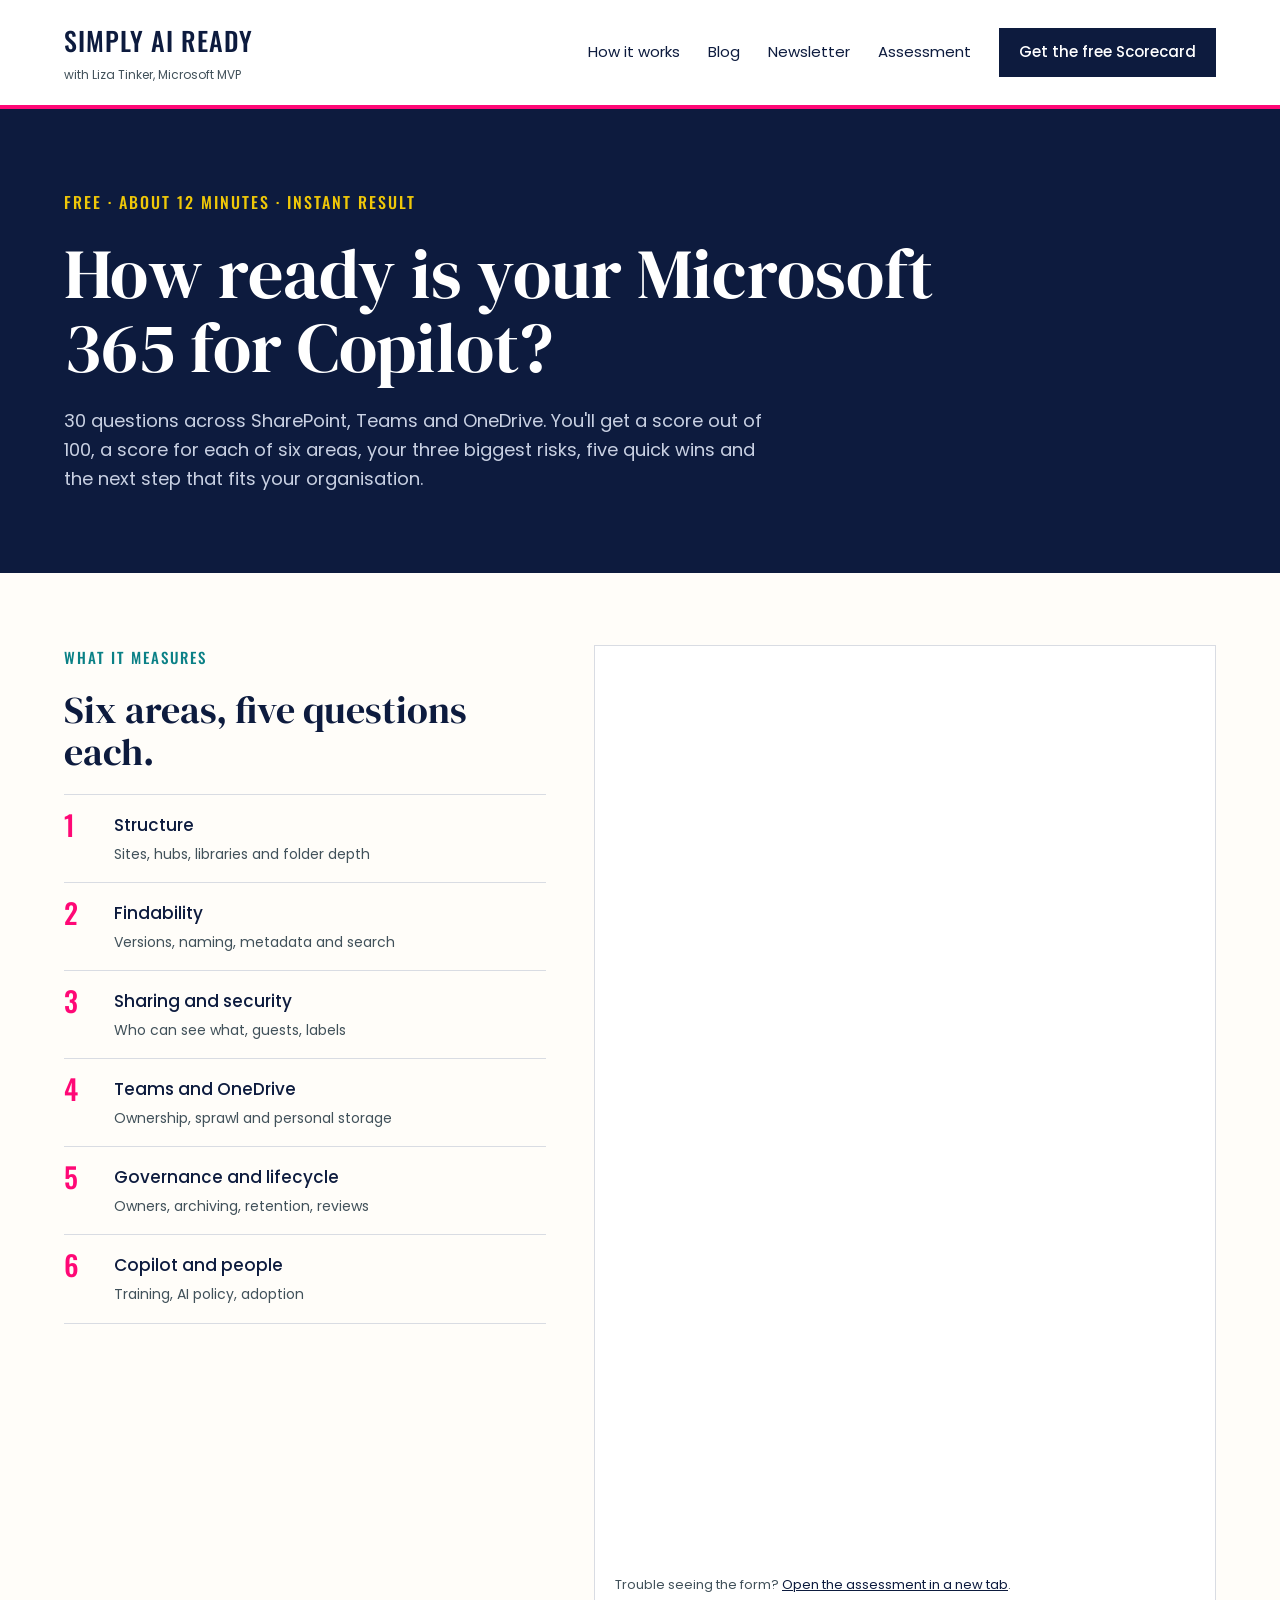
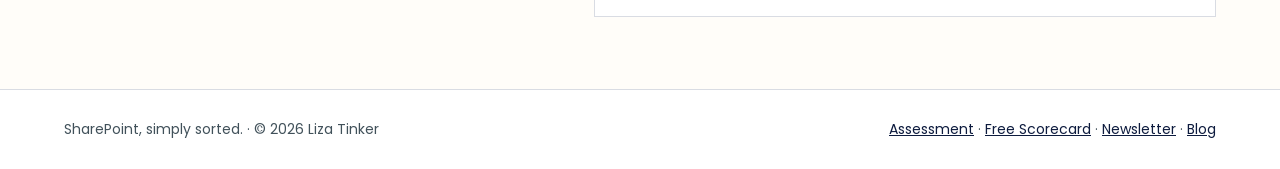
<file: docs/assessment/index.html>
<!DOCTYPE html>
<html lang="en-AU"><head>
<meta charset="utf-8"><meta name="viewport" content="width=device-width, initial-scale=1">
<title>Free Copilot Readiness Assessment · Simply AI Ready</title>
<meta name="description" content="Free Copilot readiness assessment for SharePoint, Teams and OneDrive. 30 questions, 12 minutes. Get your score, biggest risks and five quick wins.">
<link rel="canonical" href="https://simplyaiready.com/assessment/">
<meta name="robots" content="index, follow, max-image-preview:large">
<meta property="og:title" content="Free Copilot Readiness Assessment · Simply AI Ready"><meta property="og:description" content="Free Copilot readiness assessment for SharePoint, Teams and OneDrive. 30 questions, 12 minutes. Get your score, biggest risks and five quick wins.">
<meta property="og:url" content="https://simplyaiready.com/assessment/"><meta property="og:type" content="website"><meta property="og:site_name" content="Simply AI Ready">
<meta property="og:image" content="https://simplyaiready.com/images/simply-ai-ready-share.png"><meta property="og:image:width" content="1200"><meta property="og:image:height" content="630"><meta property="og:locale" content="en_AU">
<meta name="twitter:card" content="summary_large_image"><meta name="twitter:title" content="Free Copilot Readiness Assessment · Simply AI Ready"><meta name="twitter:description" content="Free Copilot readiness assessment for SharePoint, Teams and OneDrive. 30 questions, 12 minutes. Get your score, biggest risks and five quick wins."><meta name="twitter:image" content="https://simplyaiready.com/images/simply-ai-ready-share.png">
<meta name="author" content="Liza Tinker"><meta name="theme-color" content="#0d1b3e">
<link rel="icon" href="/static/favicon.svg" type="image/svg+xml">
<meta name="google-site-verification" content="CPKEZTdYPEKTMOSe50Vhnf97URdG1P894OnKY5y7Geo">
<link rel="stylesheet" href="/static/style.css">

</head><body>
<header style="background:#ffffff;border-bottom:4px solid #ff0876">
<div style="max-width:1200px;margin:0 auto;padding:20px 24px;display:flex;flex-wrap:wrap;gap:16px 32px;align-items:center;justify-content:space-between">
<a href="/" style="text-decoration:none;display:flex;flex-direction:column;gap:2px">
<span style="font-family:'Oswald','Arial Narrow',sans-serif;font-weight:500;font-size:26px;letter-spacing:1px;color:#0d1b3e">SIMPLY AI READY</span>
<span style="font-size:12px;color:#41515a">with Liza Tinker, Microsoft MVP</span>
</a>
<nav aria-label="Main" style="display:flex;flex-wrap:wrap;gap:8px 28px;align-items:center;font-size:15px">
<a href="/#how" style="text-decoration:none">How it works</a>
<a href="/blog/" style="text-decoration:none">Blog</a>
<a href="/newsletter/" style="text-decoration:none">Newsletter</a>
<a href="/assessment/" style="text-decoration:none">Assessment</a>
<a href="https://simply-sharepoint.kit.com/subscribe" style="text-decoration:none;background:#0d1b3e;color:#ffffff;padding:12px 20px;font-weight:600;min-height:44px;box-sizing:border-box;display:inline-flex;align-items:center">Get the free Scorecard</a>
</nav>
</div>
</header>
<main>
<section style="background: #0d1b3e; color: #ffffff">
<div style="max-width: 1200px; margin: 0 auto; padding: 80px 24px; display: flex; flex-direction: column; gap: 22px">
<p style="margin: 0; font-family: 'Oswald', 'Arial Narrow', sans-serif; font-size: 16px; letter-spacing: 2px; color: #f0c808">FREE · ABOUT 12 MINUTES · INSTANT RESULT</p>
<h1 style="margin: 0; font-family: 'DM Serif Display', Georgia, serif; font-weight: 400; font-size: clamp(40px, 5.5vw, 72px); line-height: 1.05; max-width: 900px">How ready is your Microsoft 365 for Copilot?</h1>
<p style="margin: 0; font-size: 18px; line-height: 1.6; color: #c9d1e3; max-width: 720px">30 questions across SharePoint, Teams and OneDrive. You'll get a score out of 100, a score for each of six areas, your three biggest risks, five quick wins and the next step that fits your organisation.</p>
</div>
</section>

<section style="max-width: 1200px; margin: 0 auto; padding: 72px 24px; display: flex; flex-wrap: wrap; gap: 48px; align-items: flex-start">

<div style="flex: 1 1 380px; display: flex; flex-direction: column; gap: 20px; min-width: 0">
<p style="margin: 0; font-family: 'Oswald', 'Arial Narrow', sans-serif; font-size: 15px; letter-spacing: 2px; color: #0a8086">WHAT IT MEASURES</p>
<h2 style="margin: 0; font-family: 'DM Serif Display', Georgia, serif; font-weight: 400; font-size: 38px; line-height: 1.1">Six areas, five questions each.</h2>
<ol style="margin: 0; padding: 0; list-style: none; display: flex; flex-direction: column; gap: 0">
<li style="display: flex; gap: 18px; padding: 16px 0; border-top: 1px solid #d9dce3"><span style="font-family: 'Oswald', 'Arial Narrow', sans-serif; font-size: 28px; color: #ff0876; min-width: 32px; line-height: 1">1</span><div><p style="margin: 0; font-weight: 600">Structure</p><p style="margin: 4px 0 0; font-size: 14px; color: #41515a">Sites, hubs, libraries and folder depth</p></div></li>
<li style="display: flex; gap: 18px; padding: 16px 0; border-top: 1px solid #d9dce3"><span style="font-family: 'Oswald', 'Arial Narrow', sans-serif; font-size: 28px; color: #ff0876; min-width: 32px; line-height: 1">2</span><div><p style="margin: 0; font-weight: 600">Findability</p><p style="margin: 4px 0 0; font-size: 14px; color: #41515a">Versions, naming, metadata and search</p></div></li>
<li style="display: flex; gap: 18px; padding: 16px 0; border-top: 1px solid #d9dce3"><span style="font-family: 'Oswald', 'Arial Narrow', sans-serif; font-size: 28px; color: #ff0876; min-width: 32px; line-height: 1">3</span><div><p style="margin: 0; font-weight: 600">Sharing and security</p><p style="margin: 4px 0 0; font-size: 14px; color: #41515a">Who can see what, guests, labels</p></div></li>
<li style="display: flex; gap: 18px; padding: 16px 0; border-top: 1px solid #d9dce3"><span style="font-family: 'Oswald', 'Arial Narrow', sans-serif; font-size: 28px; color: #ff0876; min-width: 32px; line-height: 1">4</span><div><p style="margin: 0; font-weight: 600">Teams and OneDrive</p><p style="margin: 4px 0 0; font-size: 14px; color: #41515a">Ownership, sprawl and personal storage</p></div></li>
<li style="display: flex; gap: 18px; padding: 16px 0; border-top: 1px solid #d9dce3"><span style="font-family: 'Oswald', 'Arial Narrow', sans-serif; font-size: 28px; color: #ff0876; min-width: 32px; line-height: 1">5</span><div><p style="margin: 0; font-weight: 600">Governance and lifecycle</p><p style="margin: 4px 0 0; font-size: 14px; color: #41515a">Owners, archiving, retention, reviews</p></div></li>
<li style="display: flex; gap: 18px; padding: 16px 0; border-top: 1px solid #d9dce3; border-bottom: 1px solid #d9dce3"><span style="font-family: 'Oswald', 'Arial Narrow', sans-serif; font-size: 28px; color: #ff0876; min-width: 32px; line-height: 1">6</span><div><p style="margin: 0; font-weight: 600">Copilot and people</p><p style="margin: 4px 0 0; font-size: 14px; color: #41515a">Training, AI policy, adoption</p></div></li>
</ol>
</div>

<div style="flex: 1 1 520px; background: #ffffff; border: 1px solid #d9dce3; padding: 12px; min-width: 0">
<iframe data-tally-src="https://tally.so/embed/M1D0QM?alignLeft=1&amp;hideTitle=1&amp;transparentBackground=1&amp;dynamicHeight=1" loading="lazy" width="100%" height="900" frameborder="0" marginheight="0" marginwidth="0" title="AI Ready Assessment"></iframe>
<p style="margin: 8px; font-size: 13px; color: #41515a">Trouble seeing the form? <a href="https://tally.so/r/M1D0QM">Open the assessment in a new tab</a>.</p>
</div>

</section>


<script src="https://tally.so/widgets/embed.js" async></script>

</main>
<footer style="background:#ffffff;border-top:1px solid #d9dce3">
<div style="max-width:1200px;margin:0 auto;padding:28px 24px;display:flex;flex-wrap:wrap;gap:12px 24px;justify-content:space-between;align-items:center;font-size:14px;color:#41515a">
<span>SharePoint, simply sorted. · © 2026 Liza Tinker</span>
<span><a href="/assessment/">Assessment</a> · <a href="https://simply-sharepoint.kit.com/subscribe">Free Scorecard</a> · <a href="/newsletter/">Newsletter</a> · <a href="/blog/">Blog</a></span>
</div>
</footer>
</body></html>
</file>
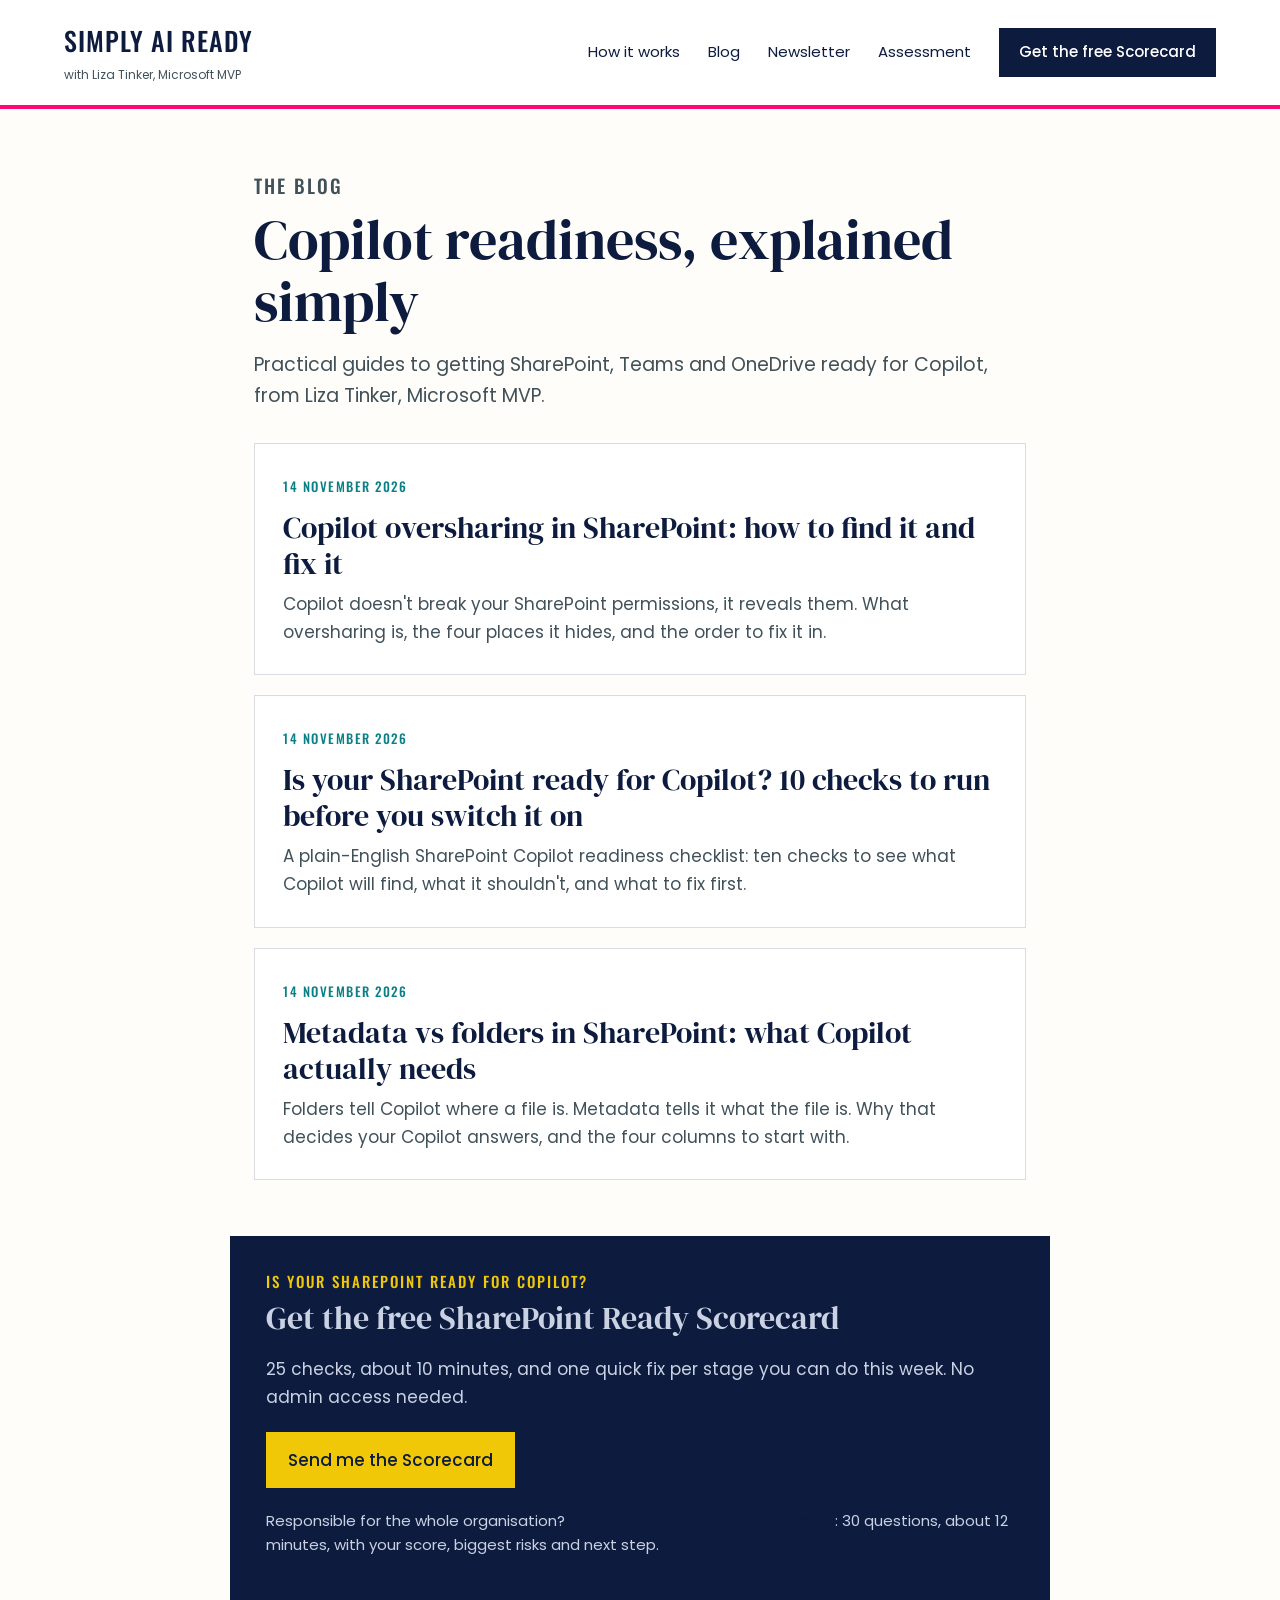
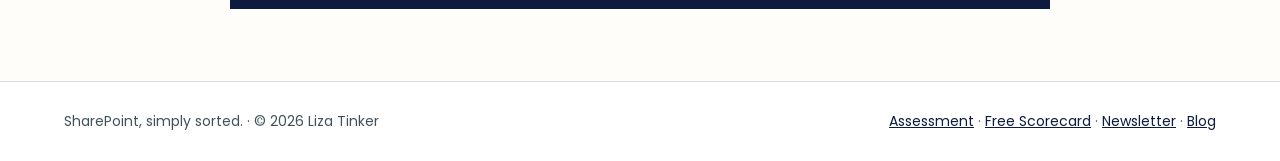
<file: docs/blog/index.html>
<!DOCTYPE html>
<html lang="en-AU"><head>
<meta charset="utf-8"><meta name="viewport" content="width=device-width, initial-scale=1">
<title>Blog · Simply AI Ready</title>
<meta name="description" content="Practical guides to getting SharePoint, Teams and OneDrive ready for Copilot, by Liza Tinker, Microsoft MVP.">
<link rel="canonical" href="https://simplyaiready.com/blog/">
<meta name="robots" content="index, follow, max-image-preview:large">
<meta property="og:title" content="Blog · Simply AI Ready"><meta property="og:description" content="Practical guides to getting SharePoint, Teams and OneDrive ready for Copilot, by Liza Tinker, Microsoft MVP.">
<meta property="og:url" content="https://simplyaiready.com/blog/"><meta property="og:type" content="website"><meta property="og:site_name" content="Simply AI Ready">
<meta property="og:image" content="https://simplyaiready.com/images/simply-ai-ready-share.png"><meta property="og:image:width" content="1200"><meta property="og:image:height" content="630"><meta property="og:locale" content="en_AU">
<meta name="twitter:card" content="summary_large_image"><meta name="twitter:title" content="Blog · Simply AI Ready"><meta name="twitter:description" content="Practical guides to getting SharePoint, Teams and OneDrive ready for Copilot, by Liza Tinker, Microsoft MVP."><meta name="twitter:image" content="https://simplyaiready.com/images/simply-ai-ready-share.png">
<meta name="author" content="Liza Tinker"><meta name="theme-color" content="#0d1b3e">
<link rel="icon" href="/static/favicon.svg" type="image/svg+xml">
<meta name="google-site-verification" content="CPKEZTdYPEKTMOSe50Vhnf97URdG1P894OnKY5y7Geo">
<link rel="stylesheet" href="/static/style.css">

</head><body>
<header style="background:#ffffff;border-bottom:4px solid #ff0876">
<div style="max-width:1200px;margin:0 auto;padding:20px 24px;display:flex;flex-wrap:wrap;gap:16px 32px;align-items:center;justify-content:space-between">
<a href="/" style="text-decoration:none;display:flex;flex-direction:column;gap:2px">
<span style="font-family:'Oswald','Arial Narrow',sans-serif;font-weight:500;font-size:26px;letter-spacing:1px;color:#0d1b3e">SIMPLY AI READY</span>
<span style="font-size:12px;color:#41515a">with Liza Tinker, Microsoft MVP</span>
</a>
<nav aria-label="Main" style="display:flex;flex-wrap:wrap;gap:8px 28px;align-items:center;font-size:15px">
<a href="/#how" style="text-decoration:none">How it works</a>
<a href="/blog/" style="text-decoration:none">Blog</a>
<a href="/newsletter/" style="text-decoration:none">Newsletter</a>
<a href="/assessment/" style="text-decoration:none">Assessment</a>
<a href="https://simply-sharepoint.kit.com/subscribe" style="text-decoration:none;background:#0d1b3e;color:#ffffff;padding:12px 20px;font-weight:600;min-height:44px;box-sizing:border-box;display:inline-flex;align-items:center">Get the free Scorecard</a>
</nav>
</div>
</header>
<main>
<section class="bloghead"><p class="eyebrow">THE BLOG</p><h1>Copilot readiness, explained simply</h1>
<p>Practical guides to getting SharePoint, Teams and OneDrive ready for Copilot, from Liza Tinker, Microsoft MVP.</p></section>
<section class="postlist"><a class="postcard" href="/blog/copilot-oversharing-sharepoint/"><time>14 November 2026</time><h2>Copilot oversharing in SharePoint: how to find it and fix it</h2><p>Copilot doesn&#x27;t break your SharePoint permissions, it reveals them. What oversharing is, the four places it hides, and the order to fix it in.</p></a><a class="postcard" href="/blog/sharepoint-copilot-readiness-checklist/"><time>14 November 2026</time><h2>Is your SharePoint ready for Copilot? 10 checks to run before you switch it on</h2><p>A plain-English SharePoint Copilot readiness checklist: ten checks to see what Copilot will find, what it shouldn&#x27;t, and what to fix first.</p></a><a class="postcard" href="/blog/sharepoint-metadata-vs-folders-copilot/"><time>14 November 2026</time><h2>Metadata vs folders in SharePoint: what Copilot actually needs</h2><p>Folders tell Copilot where a file is. Metadata tells it what the file is. Why that decides your Copilot answers, and the four columns to start with.</p></a></section><aside class="cta">
<p class="eyebrow">IS YOUR SHAREPOINT READY FOR COPILOT?</p>
<p class="cta-title">Get the free SharePoint Ready Scorecard</p>
<p>25 checks, about 10 minutes, and one quick fix per stage you can do this week. No admin access needed.</p>
<p><a class="btn" href="https://simply-sharepoint.kit.com/subscribe">Send me the Scorecard</a> </p>
<p style="font-size:15px">Responsible for the whole organisation? <a href="/assessment/">Take the free AI Ready Assessment</a>: 30 questions, about 12 minutes, with your score, biggest risks and next step.</p>
</aside>
</main>
<footer style="background:#ffffff;border-top:1px solid #d9dce3">
<div style="max-width:1200px;margin:0 auto;padding:28px 24px;display:flex;flex-wrap:wrap;gap:12px 24px;justify-content:space-between;align-items:center;font-size:14px;color:#41515a">
<span>SharePoint, simply sorted. · © 2026 Liza Tinker</span>
<span><a href="/assessment/">Assessment</a> · <a href="https://simply-sharepoint.kit.com/subscribe">Free Scorecard</a> · <a href="/newsletter/">Newsletter</a> · <a href="/blog/">Blog</a></span>
</div>
</footer>
</body></html>
</file>
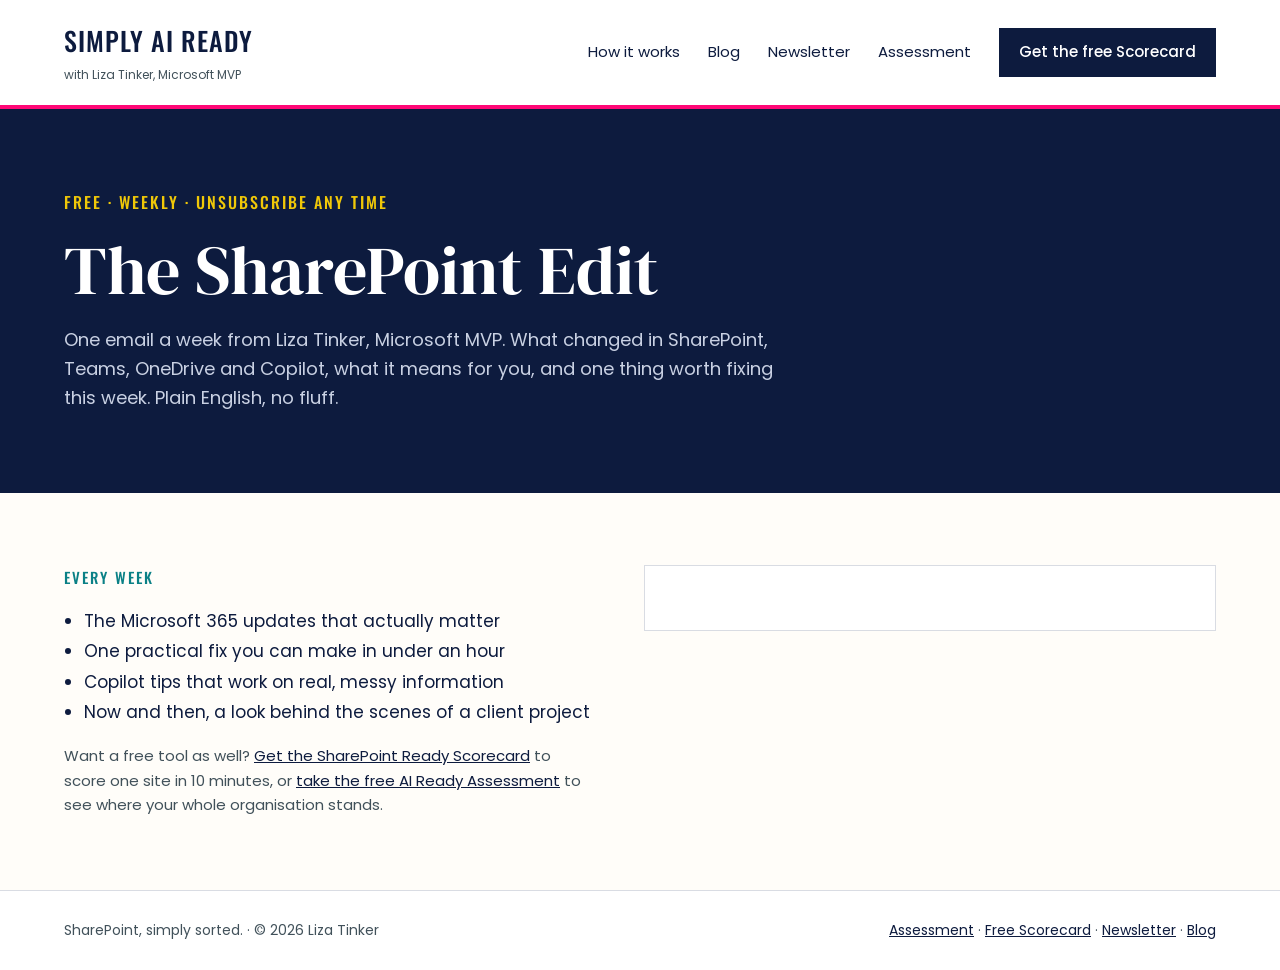
<file: docs/newsletter/index.html>
<!DOCTYPE html>
<html lang="en-AU"><head>
<meta charset="utf-8"><meta name="viewport" content="width=device-width, initial-scale=1">
<title>The SharePoint Edit – weekly newsletter · Simply AI Ready</title>
<meta name="description" content="One email a week from Liza Tinker, Microsoft MVP: what changed in SharePoint, Teams, OneDrive and Copilot, and one thing worth fixing.">
<link rel="canonical" href="https://simplyaiready.com/newsletter/">
<meta name="robots" content="index, follow, max-image-preview:large">
<meta property="og:title" content="The SharePoint Edit – weekly newsletter · Simply AI Ready"><meta property="og:description" content="One email a week from Liza Tinker, Microsoft MVP: what changed in SharePoint, Teams, OneDrive and Copilot, and one thing worth fixing.">
<meta property="og:url" content="https://simplyaiready.com/newsletter/"><meta property="og:type" content="website"><meta property="og:site_name" content="Simply AI Ready">
<meta property="og:image" content="https://simplyaiready.com/images/simply-ai-ready-share.png"><meta property="og:image:width" content="1200"><meta property="og:image:height" content="630"><meta property="og:locale" content="en_AU">
<meta name="twitter:card" content="summary_large_image"><meta name="twitter:title" content="The SharePoint Edit – weekly newsletter · Simply AI Ready"><meta name="twitter:description" content="One email a week from Liza Tinker, Microsoft MVP: what changed in SharePoint, Teams, OneDrive and Copilot, and one thing worth fixing."><meta name="twitter:image" content="https://simplyaiready.com/images/simply-ai-ready-share.png">
<meta name="author" content="Liza Tinker"><meta name="theme-color" content="#0d1b3e">
<link rel="icon" href="/static/favicon.svg" type="image/svg+xml">
<meta name="google-site-verification" content="CPKEZTdYPEKTMOSe50Vhnf97URdG1P894OnKY5y7Geo">
<link rel="stylesheet" href="/static/style.css">

</head><body>
<header style="background:#ffffff;border-bottom:4px solid #ff0876">
<div style="max-width:1200px;margin:0 auto;padding:20px 24px;display:flex;flex-wrap:wrap;gap:16px 32px;align-items:center;justify-content:space-between">
<a href="/" style="text-decoration:none;display:flex;flex-direction:column;gap:2px">
<span style="font-family:'Oswald','Arial Narrow',sans-serif;font-weight:500;font-size:26px;letter-spacing:1px;color:#0d1b3e">SIMPLY AI READY</span>
<span style="font-size:12px;color:#41515a">with Liza Tinker, Microsoft MVP</span>
</a>
<nav aria-label="Main" style="display:flex;flex-wrap:wrap;gap:8px 28px;align-items:center;font-size:15px">
<a href="/#how" style="text-decoration:none">How it works</a>
<a href="/blog/" style="text-decoration:none">Blog</a>
<a href="/newsletter/" style="text-decoration:none">Newsletter</a>
<a href="/assessment/" style="text-decoration:none">Assessment</a>
<a href="https://simply-sharepoint.kit.com/subscribe" style="text-decoration:none;background:#0d1b3e;color:#ffffff;padding:12px 20px;font-weight:600;min-height:44px;box-sizing:border-box;display:inline-flex;align-items:center">Get the free Scorecard</a>
</nav>
</div>
</header>
<main>
<section style="background: #0d1b3e; color: #ffffff">
<div style="max-width: 1200px; margin: 0 auto; padding: 80px 24px; display: flex; flex-direction: column; gap: 20px">
<p style="margin: 0; font-family: 'Oswald', 'Arial Narrow', sans-serif; font-size: 16px; letter-spacing: 2px; color: #f0c808">FREE · WEEKLY · UNSUBSCRIBE ANY TIME</p>
<h1 style="margin: 0; font-family: 'DM Serif Display', Georgia, serif; font-weight: 400; font-size: clamp(40px, 5.5vw, 68px); line-height: 1.05; max-width: 900px">The SharePoint Edit</h1>
<p style="margin: 0; font-size: 18px; line-height: 1.6; color: #c9d1e3; max-width: 720px">One email a week from Liza Tinker, Microsoft MVP. What changed in SharePoint, Teams, OneDrive and Copilot, what it means for you, and one thing worth fixing this week. Plain English, no fluff.</p>
</div>
</section>

<section style="max-width: 1200px; margin: 0 auto; padding: 72px 24px; display: flex; flex-wrap: wrap; gap: 48px; align-items: flex-start">
<div style="flex: 1 1 420px; display: flex; flex-direction: column; gap: 16px; min-width: 0">
<p style="margin: 0; font-family: 'Oswald', 'Arial Narrow', sans-serif; font-size: 15px; letter-spacing: 2px; color: #0a8086">EVERY WEEK</p>
<ul style="margin: 0; padding-left: 20px; font-size: 17px; line-height: 1.8">
<li>The Microsoft 365 updates that actually matter</li>
<li>One practical fix you can make in under an hour</li>
<li>Copilot tips that work on real, messy information</li>
<li>Now and then, a look behind the scenes of a client project</li>
</ul>
<p style="margin: 0; font-size: 15px; color: #41515a">Want a free tool as well? <a href="https://simply-sharepoint.kit.com/subscribe">Get the SharePoint Ready Scorecard</a> to score one site in 10 minutes, or <a href="/assessment/">take the free AI Ready Assessment</a> to see where your whole organisation stands.</p>
</div>
<div style="flex: 1 1 460px; background: #ffffff; border: 1px solid #d9dce3; padding: 32px; min-width: 0">
<script async data-uid="f8a3a7b1d4" src="https://simply-sharepoint.kit.com/f8a3a7b1d4/index.js"></script>
</div>
</section>

</main>
<footer style="background:#ffffff;border-top:1px solid #d9dce3">
<div style="max-width:1200px;margin:0 auto;padding:28px 24px;display:flex;flex-wrap:wrap;gap:12px 24px;justify-content:space-between;align-items:center;font-size:14px;color:#41515a">
<span>SharePoint, simply sorted. · © 2026 Liza Tinker</span>
<span><a href="/assessment/">Assessment</a> · <a href="https://simply-sharepoint.kit.com/subscribe">Free Scorecard</a> · <a href="/newsletter/">Newsletter</a> · <a href="/blog/">Blog</a></span>
</div>
</footer>
</body></html>
</file>
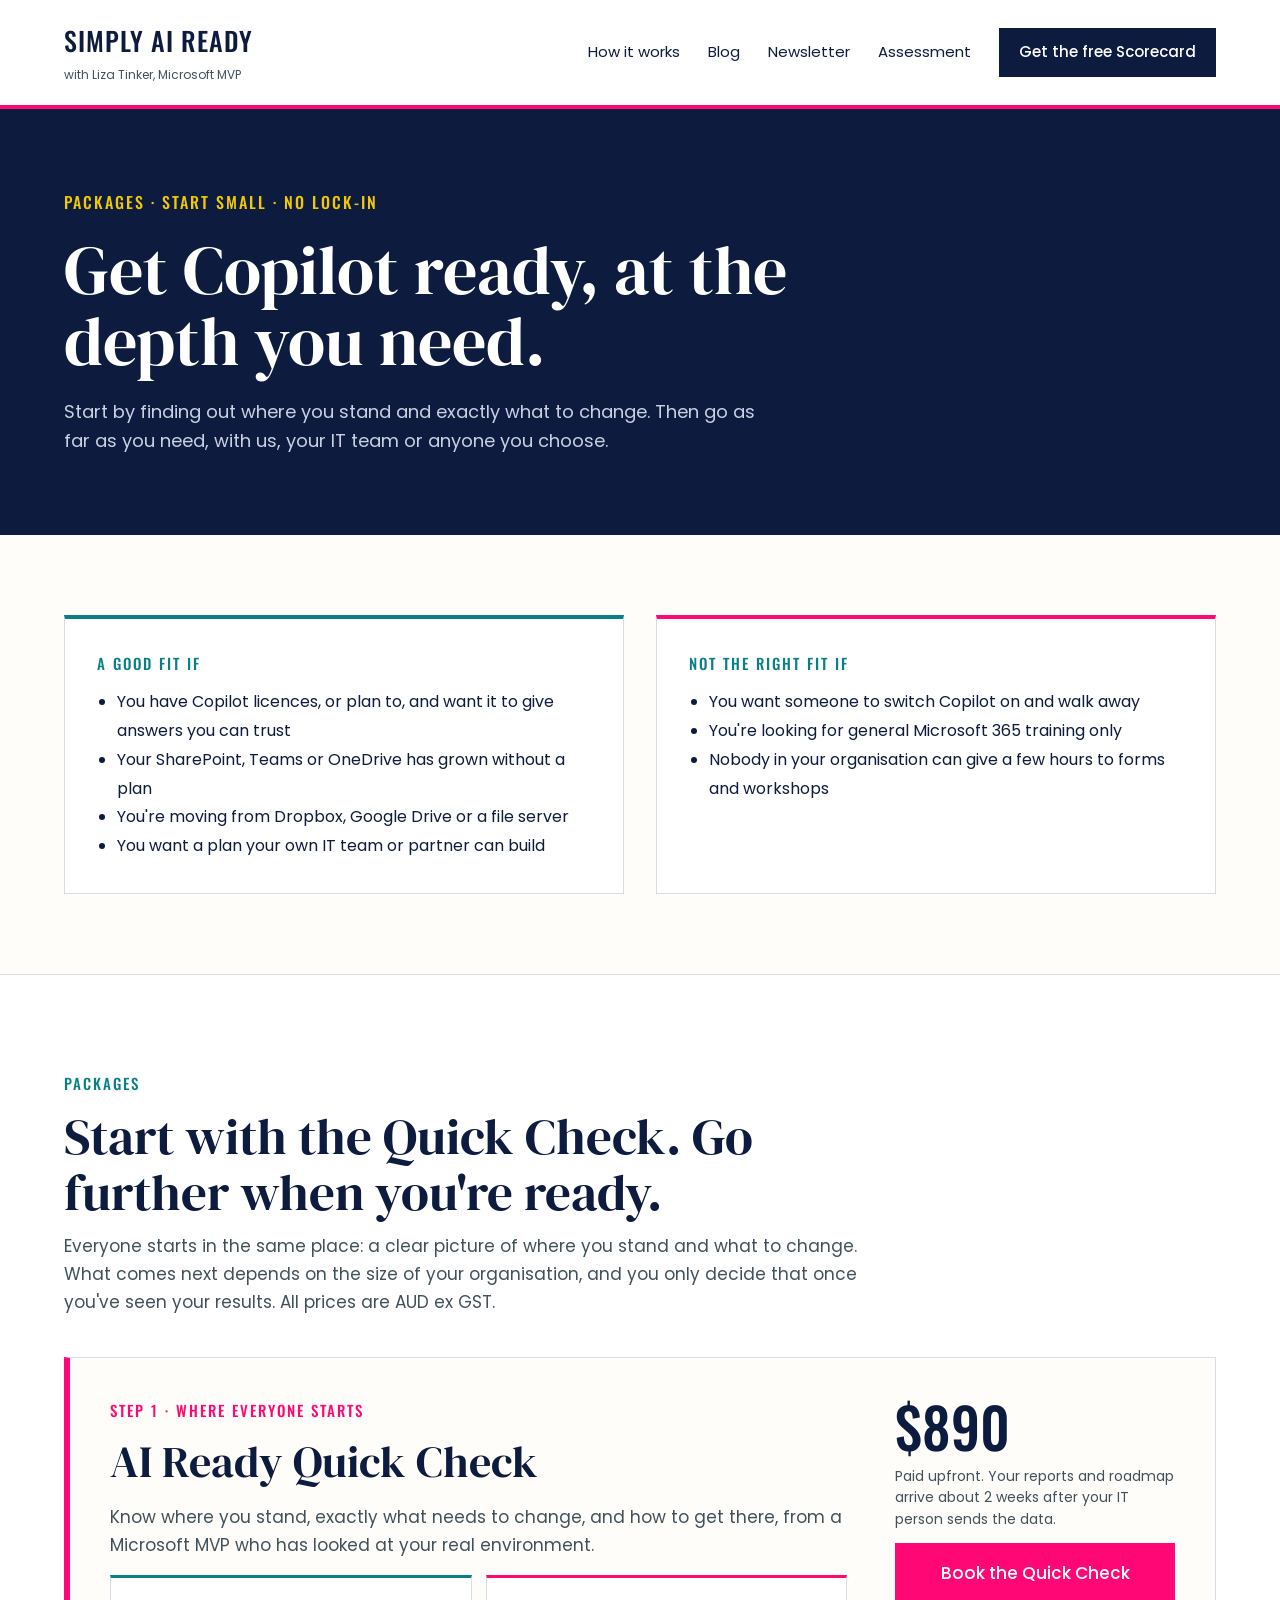
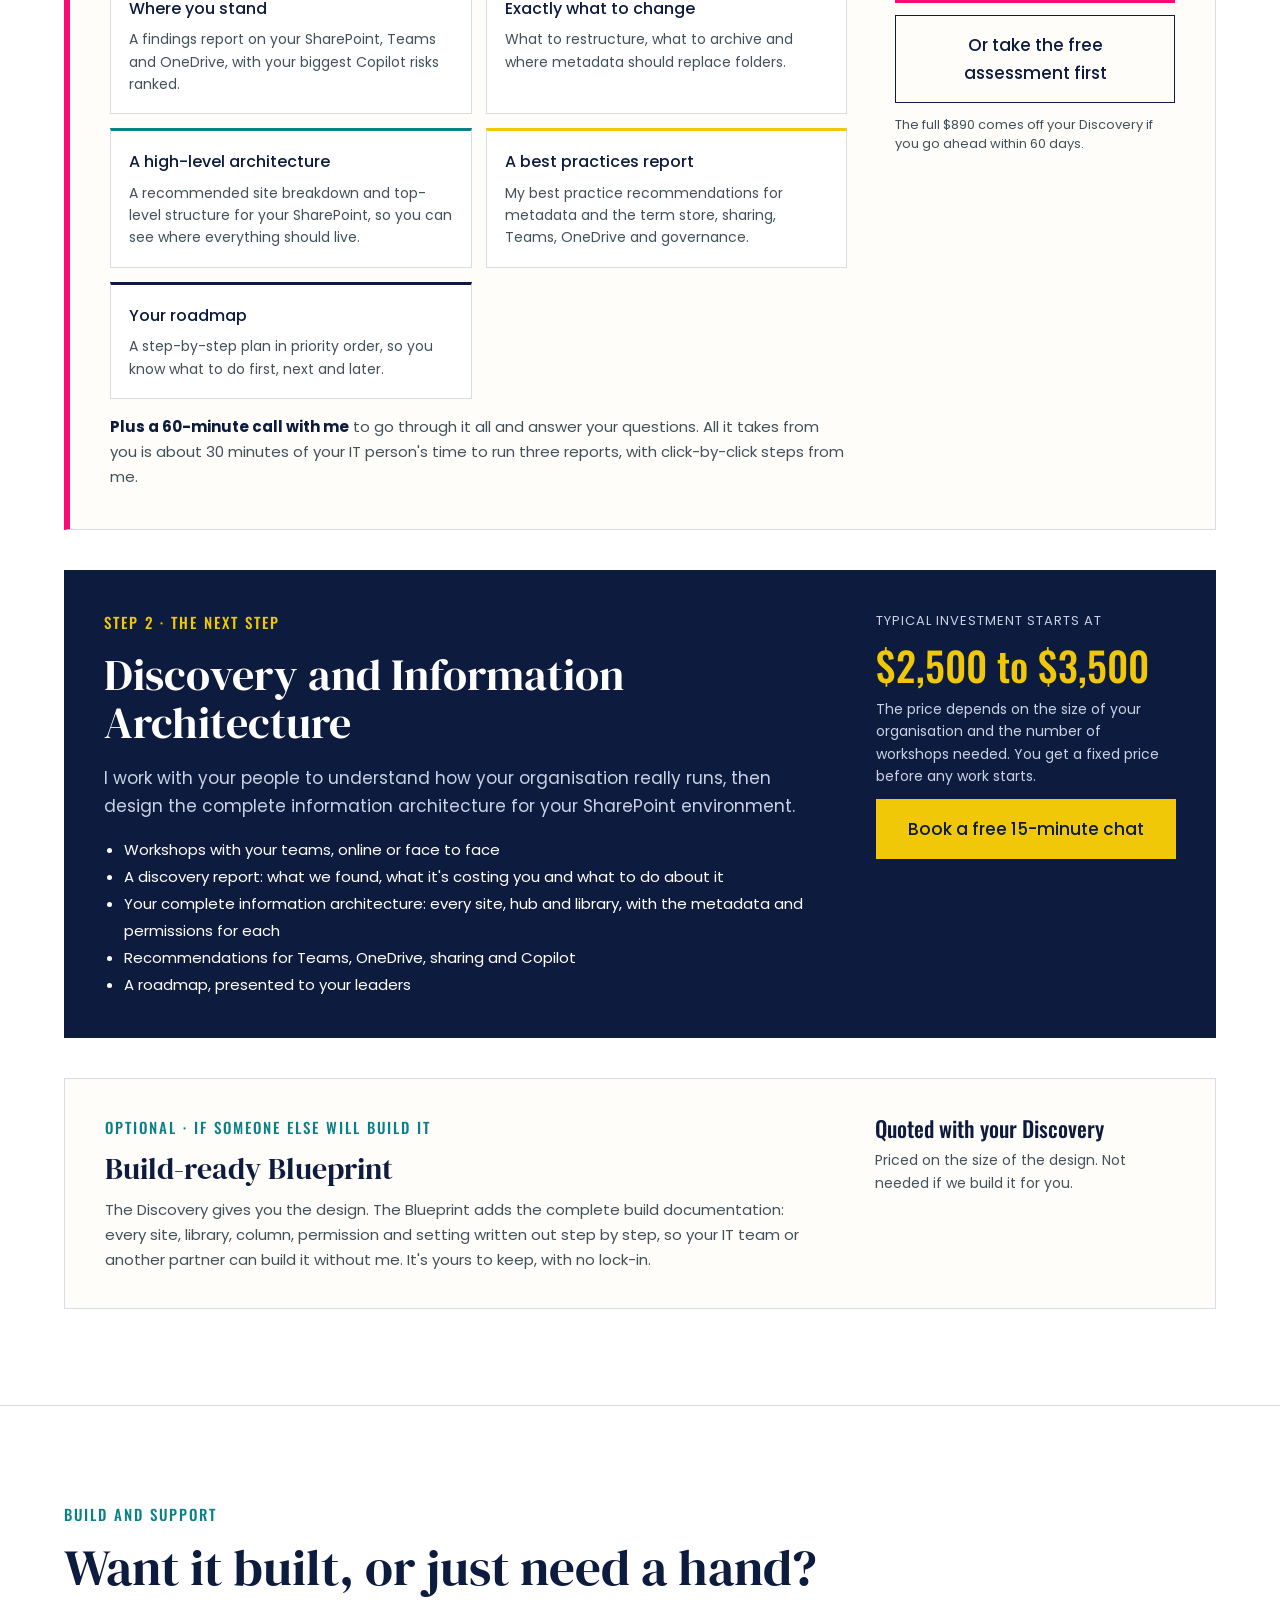
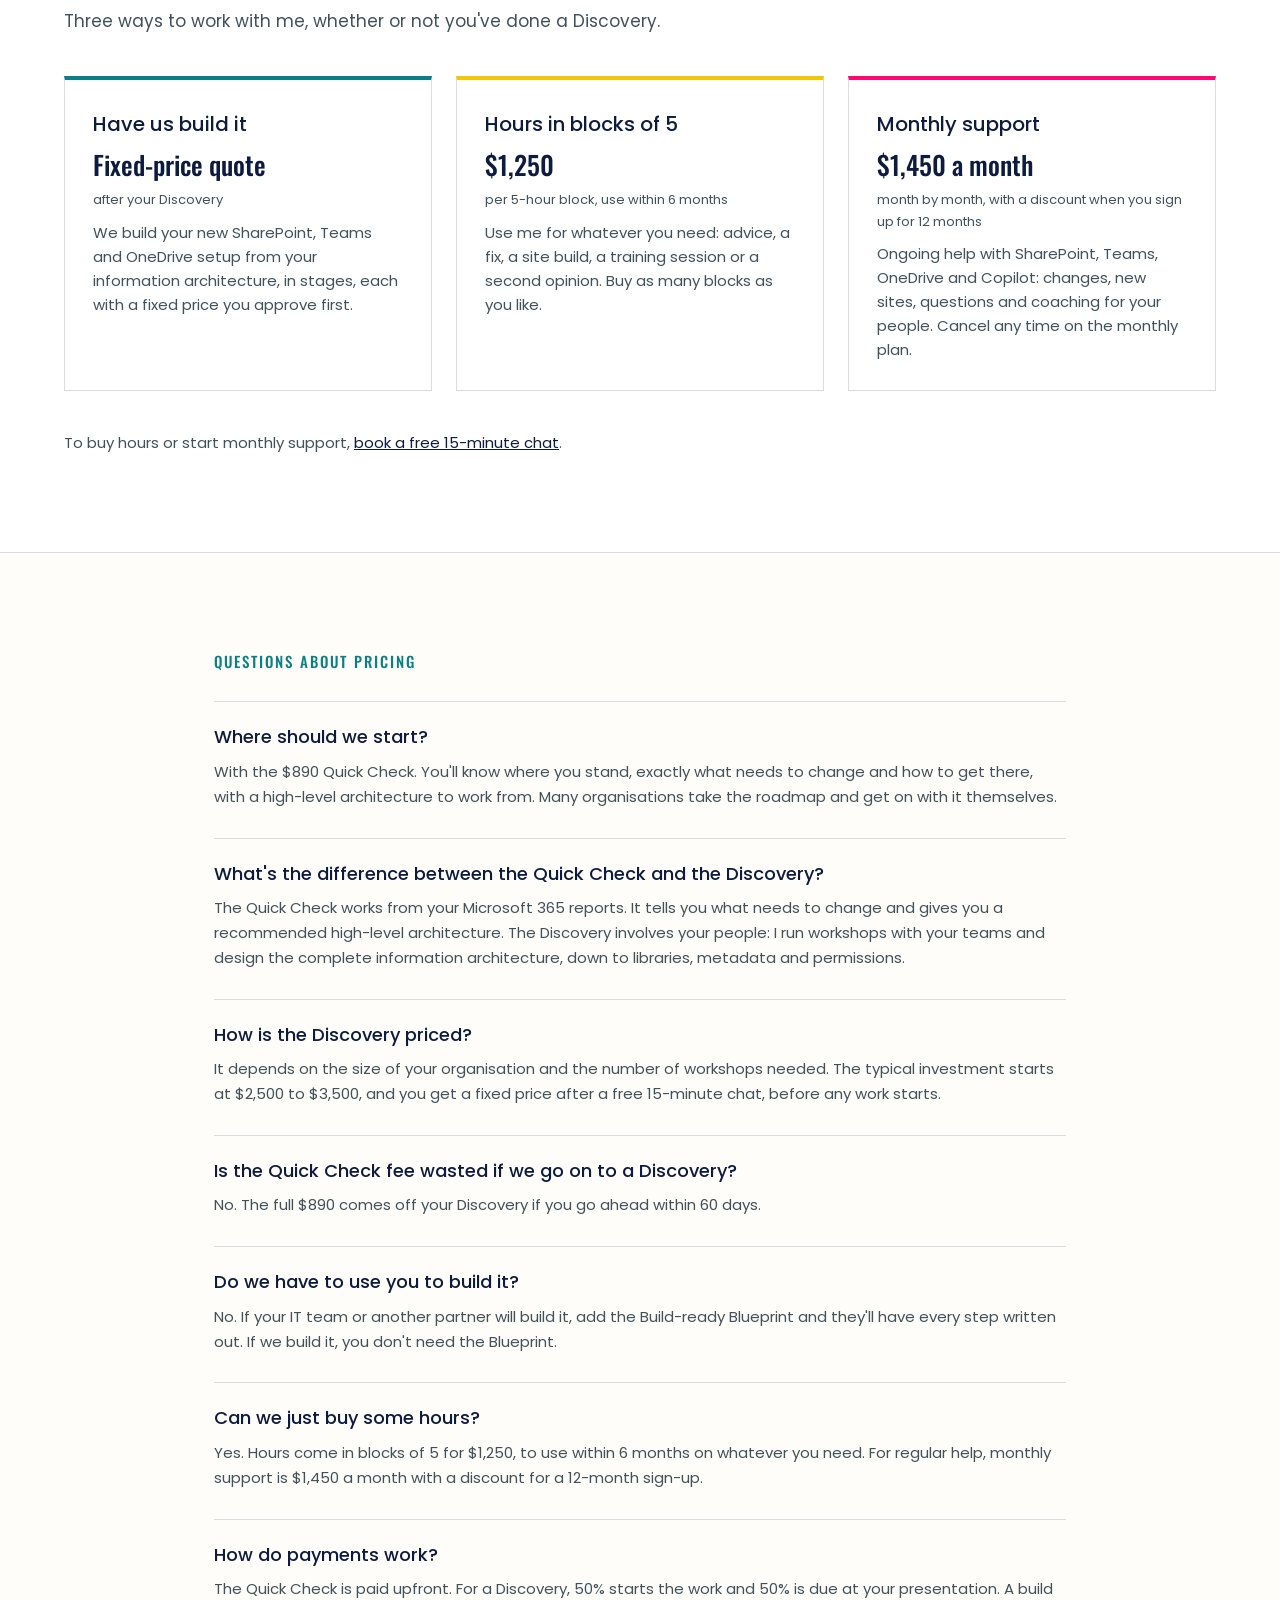
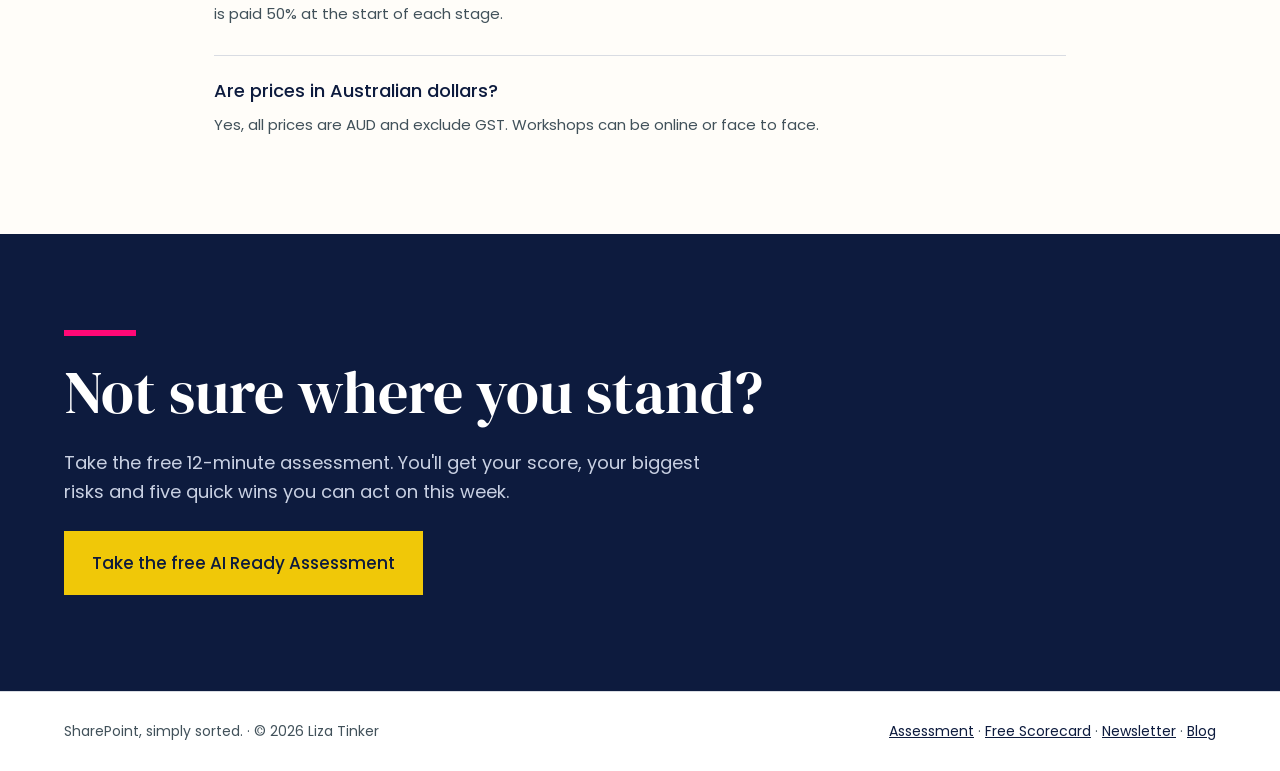
<file: docs/packages/index.html>
<!DOCTYPE html>
<html lang="en-AU"><head>
<meta charset="utf-8"><meta name="viewport" content="width=device-width, initial-scale=1">
<title>Packages and Pricing · Simply AI Ready</title>
<meta name="description" content="What&#x27;s included in the AI Ready Quick Check, Discovery, build and support, with pricing.">
<link rel="canonical" href="https://simplyaiready.com/packages/">
<meta name="robots" content="noindex, nofollow">
<meta property="og:title" content="Packages and Pricing · Simply AI Ready"><meta property="og:description" content="What&#x27;s included in the AI Ready Quick Check, Discovery, build and support, with pricing.">
<meta property="og:url" content="https://simplyaiready.com/packages/"><meta property="og:type" content="website"><meta property="og:site_name" content="Simply AI Ready">
<meta property="og:image" content="https://simplyaiready.com/images/simply-ai-ready-share.png"><meta property="og:image:width" content="1200"><meta property="og:image:height" content="630"><meta property="og:locale" content="en_AU">
<meta name="twitter:card" content="summary_large_image"><meta name="twitter:title" content="Packages and Pricing · Simply AI Ready"><meta name="twitter:description" content="What&#x27;s included in the AI Ready Quick Check, Discovery, build and support, with pricing."><meta name="twitter:image" content="https://simplyaiready.com/images/simply-ai-ready-share.png">
<meta name="author" content="Liza Tinker"><meta name="theme-color" content="#0d1b3e">
<link rel="icon" href="/static/favicon.svg" type="image/svg+xml">
<meta name="google-site-verification" content="CPKEZTdYPEKTMOSe50Vhnf97URdG1P894OnKY5y7Geo">
<link rel="stylesheet" href="/static/style.css">

</head><body>
<header style="background:#ffffff;border-bottom:4px solid #ff0876">
<div style="max-width:1200px;margin:0 auto;padding:20px 24px;display:flex;flex-wrap:wrap;gap:16px 32px;align-items:center;justify-content:space-between">
<a href="/" style="text-decoration:none;display:flex;flex-direction:column;gap:2px">
<span style="font-family:'Oswald','Arial Narrow',sans-serif;font-weight:500;font-size:26px;letter-spacing:1px;color:#0d1b3e">SIMPLY AI READY</span>
<span style="font-size:12px;color:#41515a">with Liza Tinker, Microsoft MVP</span>
</a>
<nav aria-label="Main" style="display:flex;flex-wrap:wrap;gap:8px 28px;align-items:center;font-size:15px">
<a href="/#how" style="text-decoration:none">How it works</a>
<a href="/blog/" style="text-decoration:none">Blog</a>
<a href="/newsletter/" style="text-decoration:none">Newsletter</a>
<a href="/assessment/" style="text-decoration:none">Assessment</a>
<a href="https://simply-sharepoint.kit.com/subscribe" style="text-decoration:none;background:#0d1b3e;color:#ffffff;padding:12px 20px;font-weight:600;min-height:44px;box-sizing:border-box;display:inline-flex;align-items:center">Get the free Scorecard</a>
</nav>
</div>
</header>
<main>
<section style="background: #0d1b3e; color: #ffffff">
<div style="max-width: 1200px; margin: 0 auto; padding: 80px 24px; display: flex; flex-direction: column; gap: 20px">
<p style="margin: 0; font-family: 'Oswald', 'Arial Narrow', sans-serif; font-size: 16px; letter-spacing: 2px; color: #f0c808">PACKAGES · START SMALL · NO LOCK-IN</p>
<h1 style="margin: 0; font-family: 'DM Serif Display', Georgia, serif; font-weight: 400; font-size: clamp(40px, 5.5vw, 68px); line-height: 1.05; max-width: 900px">Get Copilot ready, at the depth you need.</h1>
<p style="margin: 0; font-size: 18px; line-height: 1.6; color: #c9d1e3; max-width: 720px">Start by finding out where you stand and exactly what to change. Then go as far as you need, with us, your IT team or anyone you choose.</p>
</div>
</section>

<section style="max-width: 1200px; margin: 0 auto; padding: 80px 24px; display: flex; flex-wrap: wrap; gap: 32px">
<div style="flex: 1 1 460px; background: #ffffff; border: 1px solid #d9dce3; border-top: 4px solid #0a8086; padding: 32px; min-width: 0">
<p style="margin: 0 0 12px; font-family: 'Oswald', 'Arial Narrow', sans-serif; font-weight: 500; font-size: 15px; letter-spacing: 2px; color: #0a8086">A GOOD FIT IF</p>
<ul style="margin: 0; padding-left: 20px; font-size: 16px; line-height: 1.8">
<li>You have Copilot licences, or plan to, and want it to give answers you can trust</li>
<li>Your SharePoint, Teams or OneDrive has grown without a plan</li>
<li>You're moving from Dropbox, Google Drive or a file server</li>
<li>You want a plan your own IT team or partner can build</li>
</ul>
</div>
<div style="flex: 1 1 460px; background: #ffffff; border: 1px solid #d9dce3; border-top: 4px solid #ff0876; padding: 32px; min-width: 0">
<p style="margin: 0 0 12px; font-family: 'Oswald', 'Arial Narrow', sans-serif; font-weight: 500; font-size: 15px; letter-spacing: 2px; color: #0a8086">NOT THE RIGHT FIT IF</p>
<ul style="margin: 0; padding-left: 20px; font-size: 16px; line-height: 1.8">
<li>You want someone to switch Copilot on and walk away</li>
<li>You're looking for general Microsoft 365 training only</li>
<li>Nobody in your organisation can give a few hours to forms and workshops</li>
</ul>
</div>
</section>

<section id="packages" style="background: #ffffff; border-top: 1px solid #d9dce3; border-bottom: 1px solid #d9dce3">
<div style="max-width: 1200px; margin: 0 auto; padding: 96px 24px; display: flex; flex-direction: column; gap: 40px">
<div style="display: flex; flex-direction: column; gap: 12px; max-width: 820px">
<p style="margin: 0; font-family: 'Oswald', 'Arial Narrow', sans-serif; font-weight: 500; font-size: 15px; letter-spacing: 2px; color: #0a8086">PACKAGES</p>
<h2 style="margin: 0; font-family: 'DM Serif Display', Georgia, serif; font-weight: 400; font-size: clamp(34px, 4vw, 52px); line-height: 1.1">Start with the Quick Check. Go further when you're ready.</h2>
<p style="margin: 0; font-size: 17px; line-height: 1.65; color: #41515a">Everyone starts in the same place: a clear picture of where you stand and what to change. What comes next depends on the size of your organisation, and you only decide that once you've seen your results. All prices are AUD ex GST.</p>
</div>

<div style="background: #fffdf9; border: 1px solid #d9dce3; border-left: 6px solid #ff0876; padding: 40px; display: flex; flex-wrap: wrap; gap: 32px 48px; align-items: flex-start">
<div style="flex: 1 1 460px; display: flex; flex-direction: column; gap: 16px; min-width: 0">
<p style="margin: 0; font-family: 'Oswald', 'Arial Narrow', sans-serif; font-size: 15px; letter-spacing: 2px; color: #ff0876">STEP 1 · WHERE EVERYONE STARTS</p>
<h3 style="margin: 0; font-family: 'DM Serif Display', Georgia, serif; font-weight: 400; font-size: clamp(32px, 3.5vw, 44px); line-height: 1.1">AI Ready Quick Check</h3>
<p style="margin: 0; font-size: 17px; line-height: 1.65; color: #41515a">Know where you stand, exactly what needs to change, and how to get there, from a Microsoft MVP who has looked at your real environment.</p>
<div style="display: grid; grid-template-columns: repeat(auto-fit, minmax(260px, 1fr)); gap: 14px">
<div style="background: #ffffff; border: 1px solid #d9dce3; border-top: 3px solid #0a8086; padding: 18px"><p style="margin: 0 0 6px; font-weight: 600; font-size: 16px">Where you stand</p><p style="margin: 0; font-size: 14px; line-height: 1.6; color: #41515a">A findings report on your SharePoint, Teams and OneDrive, with your biggest Copilot risks ranked.</p></div>
<div style="background: #ffffff; border: 1px solid #d9dce3; border-top: 3px solid #ff0876; padding: 18px"><p style="margin: 0 0 6px; font-weight: 600; font-size: 16px">Exactly what to change</p><p style="margin: 0; font-size: 14px; line-height: 1.6; color: #41515a">What to restructure, what to archive and where metadata should replace folders.</p></div>
<div style="background: #ffffff; border: 1px solid #d9dce3; border-top: 3px solid #0a8086; padding: 18px"><p style="margin: 0 0 6px; font-weight: 600; font-size: 16px">A high-level architecture</p><p style="margin: 0; font-size: 14px; line-height: 1.6; color: #41515a">A recommended site breakdown and top-level structure for your SharePoint, so you can see where everything should live.</p></div>
<div style="background: #ffffff; border: 1px solid #d9dce3; border-top: 3px solid #f0c808; padding: 18px"><p style="margin: 0 0 6px; font-weight: 600; font-size: 16px">A best practices report</p><p style="margin: 0; font-size: 14px; line-height: 1.6; color: #41515a">My best practice recommendations for metadata and the term store, sharing, Teams, OneDrive and governance.</p></div>
<div style="background: #ffffff; border: 1px solid #d9dce3; border-top: 3px solid #0d1b3e; padding: 18px"><p style="margin: 0 0 6px; font-weight: 600; font-size: 16px">Your roadmap</p><p style="margin: 0; font-size: 14px; line-height: 1.6; color: #41515a">A step-by-step plan in priority order, so you know what to do first, next and later.</p></div>
</div>
<p style="margin: 0; font-size: 15px; line-height: 1.65; color: #41515a"><b style="color: #0d1b3e">Plus a 60-minute call with me</b> to go through it all and answer your questions. All it takes from you is about 30 minutes of your IT person's time to run three reports, with click-by-click steps from me.</p>
</div>
<div style="flex: 0 1 280px; display: flex; flex-direction: column; gap: 12px">
<p style="margin: 0; font-family: 'Oswald', 'Arial Narrow', sans-serif; font-size: 56px; line-height: 1">$890</p>
<p style="margin: 0; font-size: 14px; line-height: 1.55; color: #41515a">Paid upfront. Your reports and roadmap arrive about 2 weeks after your IT person sends the data.</p>
<a href="https://tally.so/r/PR1EGx" style="text-decoration: none; background: #ff0876; color: #ffffff; font-weight: 600; padding: 16px 20px; text-align: center; min-height: 44px; box-sizing: border-box">Book the Quick Check</a>
<a href="/assessment/" style="text-decoration: none; border: 1px solid #0d1b3e; color: #0d1b3e; font-weight: 600; padding: 15px 20px; text-align: center; min-height: 44px; box-sizing: border-box">Or take the free assessment first</a>
<p style="margin: 0; font-size: 13px; line-height: 1.5; color: #41515a">The full $890 comes off your Discovery if you go ahead within 60 days.</p>
</div>
</div>

<div style="background: #0d1b3e; color: #ffffff; padding: 40px; display: flex; flex-wrap: wrap; gap: 32px 48px; align-items: flex-start">
<div style="flex: 1 1 460px; display: flex; flex-direction: column; gap: 16px; min-width: 0">
<p style="margin: 0; font-family: 'Oswald', 'Arial Narrow', sans-serif; font-size: 15px; letter-spacing: 2px; color: #f0c808">STEP 2 · THE NEXT STEP</p>
<h3 style="margin: 0; font-family: 'DM Serif Display', Georgia, serif; font-weight: 400; font-size: clamp(32px, 3.5vw, 44px); line-height: 1.1">Discovery and Information Architecture</h3>
<p style="margin: 0; font-size: 17px; line-height: 1.65; color: #c9d1e3">I work with your people to understand how your organisation really runs, then design the complete information architecture for your SharePoint environment.</p>
<ul style="margin: 0; padding-left: 20px; font-size: 15px; line-height: 1.8">
<li>Workshops with your teams, online or face to face</li>
<li>A discovery report: what we found, what it's costing you and what to do about it</li>
<li>Your complete information architecture: every site, hub and library, with the metadata and permissions for each</li>
<li>Recommendations for Teams, OneDrive, sharing and Copilot</li>
<li>A roadmap, presented to your leaders</li>
</ul>
</div>
<div style="flex: 0 1 300px; display: flex; flex-direction: column; gap: 12px">
<p style="margin: 0; font-size: 13px; letter-spacing: 1px; color: #c9d1e3">TYPICAL INVESTMENT STARTS AT</p>
<p style="margin: 0; font-family: 'Oswald', 'Arial Narrow', sans-serif; font-size: 40px; line-height: 1.05; color: #f0c808">$2,500 to $3,500</p>
<p style="margin: 0; font-size: 14px; line-height: 1.6; color: #c9d1e3">The price depends on the size of your organisation and the number of workshops needed. You get a fixed price before any work starts.</p>
<a href="https://bookings.cloud.microsoft/book/SimplyAIReadyAssessments@simplyaiready.onmicrosoft.com/" style="text-decoration: none; background: #f0c808; color: #0d1b3e; font-weight: 600; padding: 16px 20px; text-align: center; min-height: 44px; box-sizing: border-box">Book a free 15-minute chat</a>
</div>
</div>

<div style="border: 1px solid #d9dce3; background: #fffdf9; padding: 36px 40px; display: flex; flex-wrap: wrap; gap: 24px 48px; align-items: flex-start">
<div style="flex: 1 1 460px; display: flex; flex-direction: column; gap: 12px; min-width: 0">
<p style="margin: 0; font-family: 'Oswald', 'Arial Narrow', sans-serif; font-size: 15px; letter-spacing: 2px; color: #0a8086">OPTIONAL · IF SOMEONE ELSE WILL BUILD IT</p>
<h3 style="margin: 0; font-family: 'DM Serif Display', Georgia, serif; font-weight: 400; font-size: 30px; line-height: 1.15">Build-ready Blueprint</h3>
<p style="margin: 0; font-size: 15px; line-height: 1.65; color: #41515a">The Discovery gives you the design. The Blueprint adds the complete build documentation: every site, library, column, permission and setting written out step by step, so your IT team or another partner can build it without me. It's yours to keep, with no lock-in.</p>
</div>
<div style="flex: 0 1 300px; display: flex; flex-direction: column; gap: 8px">
<p style="margin: 0; font-family: 'Oswald', 'Arial Narrow', sans-serif; font-size: 22px; line-height: 1.2">Quoted with your Discovery</p>
<p style="margin: 0; font-size: 14px; line-height: 1.6; color: #41515a">Priced on the size of the design. Not needed if we build it for you.</p>
</div>
</div>

</div>
</section>

<section id="support" style="background: #ffffff; border-bottom: 1px solid #d9dce3">
<div style="max-width: 1200px; margin: 0 auto; padding: 96px 24px; display: flex; flex-direction: column; gap: 40px">
<div style="display: flex; flex-direction: column; gap: 12px; max-width: 820px">
<p style="margin: 0; font-family: 'Oswald', 'Arial Narrow', sans-serif; font-weight: 500; font-size: 15px; letter-spacing: 2px; color: #0a8086">BUILD AND SUPPORT</p>
<h2 style="margin: 0; font-family: 'DM Serif Display', Georgia, serif; font-weight: 400; font-size: clamp(34px, 4vw, 52px); line-height: 1.1">Want it built, or just need a hand?</h2>
<p style="margin: 0; font-size: 17px; line-height: 1.65; color: #41515a">Three ways to work with me, whether or not you've done a Discovery.</p>
</div>
<div style="display: grid; grid-template-columns: repeat(auto-fit, minmax(280px, 1fr)); gap: 24px">
<div style="border: 1px solid #d9dce3; border-top: 4px solid #0a8086; padding: 28px; display: flex; flex-direction: column; gap: 10px">
<h3 style="margin: 0; font-size: 20px; font-weight: 600">Have us build it</h3>
<p style="margin: 0; font-family: 'Oswald', 'Arial Narrow', sans-serif; font-size: 26px; line-height: 1.1">Fixed-price quote</p>
<p style="margin: 0; font-size: 13px; color: #41515a">after your Discovery</p>
<p style="margin: 0; font-size: 15px; line-height: 1.6; color: #41515a">We build your new SharePoint, Teams and OneDrive setup from your information architecture, in stages, each with a fixed price you approve first.</p>
</div>
<div style="border: 1px solid #d9dce3; border-top: 4px solid #f0c808; padding: 28px; display: flex; flex-direction: column; gap: 10px">
<h3 style="margin: 0; font-size: 20px; font-weight: 600">Hours in blocks of 5</h3>
<p style="margin: 0; font-family: 'Oswald', 'Arial Narrow', sans-serif; font-size: 26px; line-height: 1.1">$1,250</p>
<p style="margin: 0; font-size: 13px; color: #41515a">per 5-hour block, use within 6 months</p>
<p style="margin: 0; font-size: 15px; line-height: 1.6; color: #41515a">Use me for whatever you need: advice, a fix, a site build, a training session or a second opinion. Buy as many blocks as you like.</p>
</div>
<div style="border: 1px solid #d9dce3; border-top: 4px solid #ff0876; padding: 28px; display: flex; flex-direction: column; gap: 10px">
<h3 style="margin: 0; font-size: 20px; font-weight: 600">Monthly support</h3>
<p style="margin: 0; font-family: 'Oswald', 'Arial Narrow', sans-serif; font-size: 26px; line-height: 1.1">$1,450 a month</p>
<p style="margin: 0; font-size: 13px; color: #41515a">month by month, with a discount when you sign up for 12 months</p>
<p style="margin: 0; font-size: 15px; line-height: 1.6; color: #41515a">Ongoing help with SharePoint, Teams, OneDrive and Copilot: changes, new sites, questions and coaching for your people. Cancel any time on the monthly plan.</p>
</div>
</div>
<p style="margin: 0; font-size: 15px; color: #41515a">To buy hours or start monthly support, <a href="https://bookings.cloud.microsoft/book/SimplyAIReadyAssessments@simplyaiready.onmicrosoft.com/">book a free 15-minute chat</a>.</p>
</div>
</section>

<section style="max-width: 900px; margin: 0 auto; padding: 96px 24px; display: flex; flex-direction: column; gap: 28px">
<p style="margin: 0; font-family: 'Oswald', 'Arial Narrow', sans-serif; font-weight: 500; font-size: 15px; letter-spacing: 2px; color: #0a8086">QUESTIONS ABOUT PRICING</p>
<div style="border-top: 1px solid #d9dce3; padding-top: 20px; display: flex; flex-direction: column; gap: 8px"><h3 style="margin: 0; font-size: 18px; font-weight: 600">Where should we start?</h3><p style="margin: 0; font-size: 15px; line-height: 1.65; color: #41515a">With the $890 Quick Check. You'll know where you stand, exactly what needs to change and how to get there, with a high-level architecture to work from. Many organisations take the roadmap and get on with it themselves.</p></div>
<div style="border-top: 1px solid #d9dce3; padding-top: 20px; display: flex; flex-direction: column; gap: 8px"><h3 style="margin: 0; font-size: 18px; font-weight: 600">What's the difference between the Quick Check and the Discovery?</h3><p style="margin: 0; font-size: 15px; line-height: 1.65; color: #41515a">The Quick Check works from your Microsoft 365 reports. It tells you what needs to change and gives you a recommended high-level architecture. The Discovery involves your people: I run workshops with your teams and design the complete information architecture, down to libraries, metadata and permissions.</p></div>
<div style="border-top: 1px solid #d9dce3; padding-top: 20px; display: flex; flex-direction: column; gap: 8px"><h3 style="margin: 0; font-size: 18px; font-weight: 600">How is the Discovery priced?</h3><p style="margin: 0; font-size: 15px; line-height: 1.65; color: #41515a">It depends on the size of your organisation and the number of workshops needed. The typical investment starts at $2,500 to $3,500, and you get a fixed price after a free 15-minute chat, before any work starts.</p></div>
<div style="border-top: 1px solid #d9dce3; padding-top: 20px; display: flex; flex-direction: column; gap: 8px"><h3 style="margin: 0; font-size: 18px; font-weight: 600">Is the Quick Check fee wasted if we go on to a Discovery?</h3><p style="margin: 0; font-size: 15px; line-height: 1.65; color: #41515a">No. The full $890 comes off your Discovery if you go ahead within 60 days.</p></div>
<div style="border-top: 1px solid #d9dce3; padding-top: 20px; display: flex; flex-direction: column; gap: 8px"><h3 style="margin: 0; font-size: 18px; font-weight: 600">Do we have to use you to build it?</h3><p style="margin: 0; font-size: 15px; line-height: 1.65; color: #41515a">No. If your IT team or another partner will build it, add the Build-ready Blueprint and they'll have every step written out. If we build it, you don't need the Blueprint.</p></div>
<div style="border-top: 1px solid #d9dce3; padding-top: 20px; display: flex; flex-direction: column; gap: 8px"><h3 style="margin: 0; font-size: 18px; font-weight: 600">Can we just buy some hours?</h3><p style="margin: 0; font-size: 15px; line-height: 1.65; color: #41515a">Yes. Hours come in blocks of 5 for $1,250, to use within 6 months on whatever you need. For regular help, monthly support is $1,450 a month with a discount for a 12-month sign-up.</p></div>
<div style="border-top: 1px solid #d9dce3; padding-top: 20px; display: flex; flex-direction: column; gap: 8px"><h3 style="margin: 0; font-size: 18px; font-weight: 600">How do payments work?</h3><p style="margin: 0; font-size: 15px; line-height: 1.65; color: #41515a">The Quick Check is paid upfront. For a Discovery, 50% starts the work and 50% is due at your presentation. A build is paid 50% at the start of each stage.</p></div>
<div style="border-top: 1px solid #d9dce3; padding-top: 20px; display: flex; flex-direction: column; gap: 8px"><h3 style="margin: 0; font-size: 18px; font-weight: 600">Are prices in Australian dollars?</h3><p style="margin: 0; font-size: 15px; line-height: 1.65; color: #41515a">Yes, all prices are AUD and exclude GST. Workshops can be online or face to face.</p></div>
</section>

<section style="background: #0d1b3e; color: #ffffff">
<div style="max-width: 1200px; margin: 0 auto; padding: 96px 24px; display: flex; flex-direction: column; gap: 24px; align-items: flex-start">
<span aria-hidden="true" style="display: block; width: 72px; height: 6px; background: #ff0876"></span>
<h2 style="margin: 0; font-family: 'DM Serif Display', Georgia, serif; font-weight: 400; font-size: clamp(36px, 5vw, 60px); line-height: 1.08; max-width: 860px">Not sure where you stand?</h2>
<p style="margin: 0; font-size: 18px; line-height: 1.6; color: #c9d1e3; max-width: 640px">Take the free 12-minute assessment. You'll get your score, your biggest risks and five quick wins you can act on this week.</p>
<a href="/assessment/" style="text-decoration: none; background: #f0c808; color: #0d1b3e; font-weight: 600; font-size: 17px; padding: 18px 28px; min-height: 44px; box-sizing: border-box; display: inline-flex; align-items: center">Take the free AI Ready Assessment</a>
</div>
</section>

</main>
<footer style="background:#ffffff;border-top:1px solid #d9dce3">
<div style="max-width:1200px;margin:0 auto;padding:28px 24px;display:flex;flex-wrap:wrap;gap:12px 24px;justify-content:space-between;align-items:center;font-size:14px;color:#41515a">
<span>SharePoint, simply sorted. · © 2026 Liza Tinker</span>
<span><a href="/assessment/">Assessment</a> · <a href="https://simply-sharepoint.kit.com/subscribe">Free Scorecard</a> · <a href="/newsletter/">Newsletter</a> · <a href="/blog/">Blog</a></span>
</div>
</footer>
</body></html>
</file>
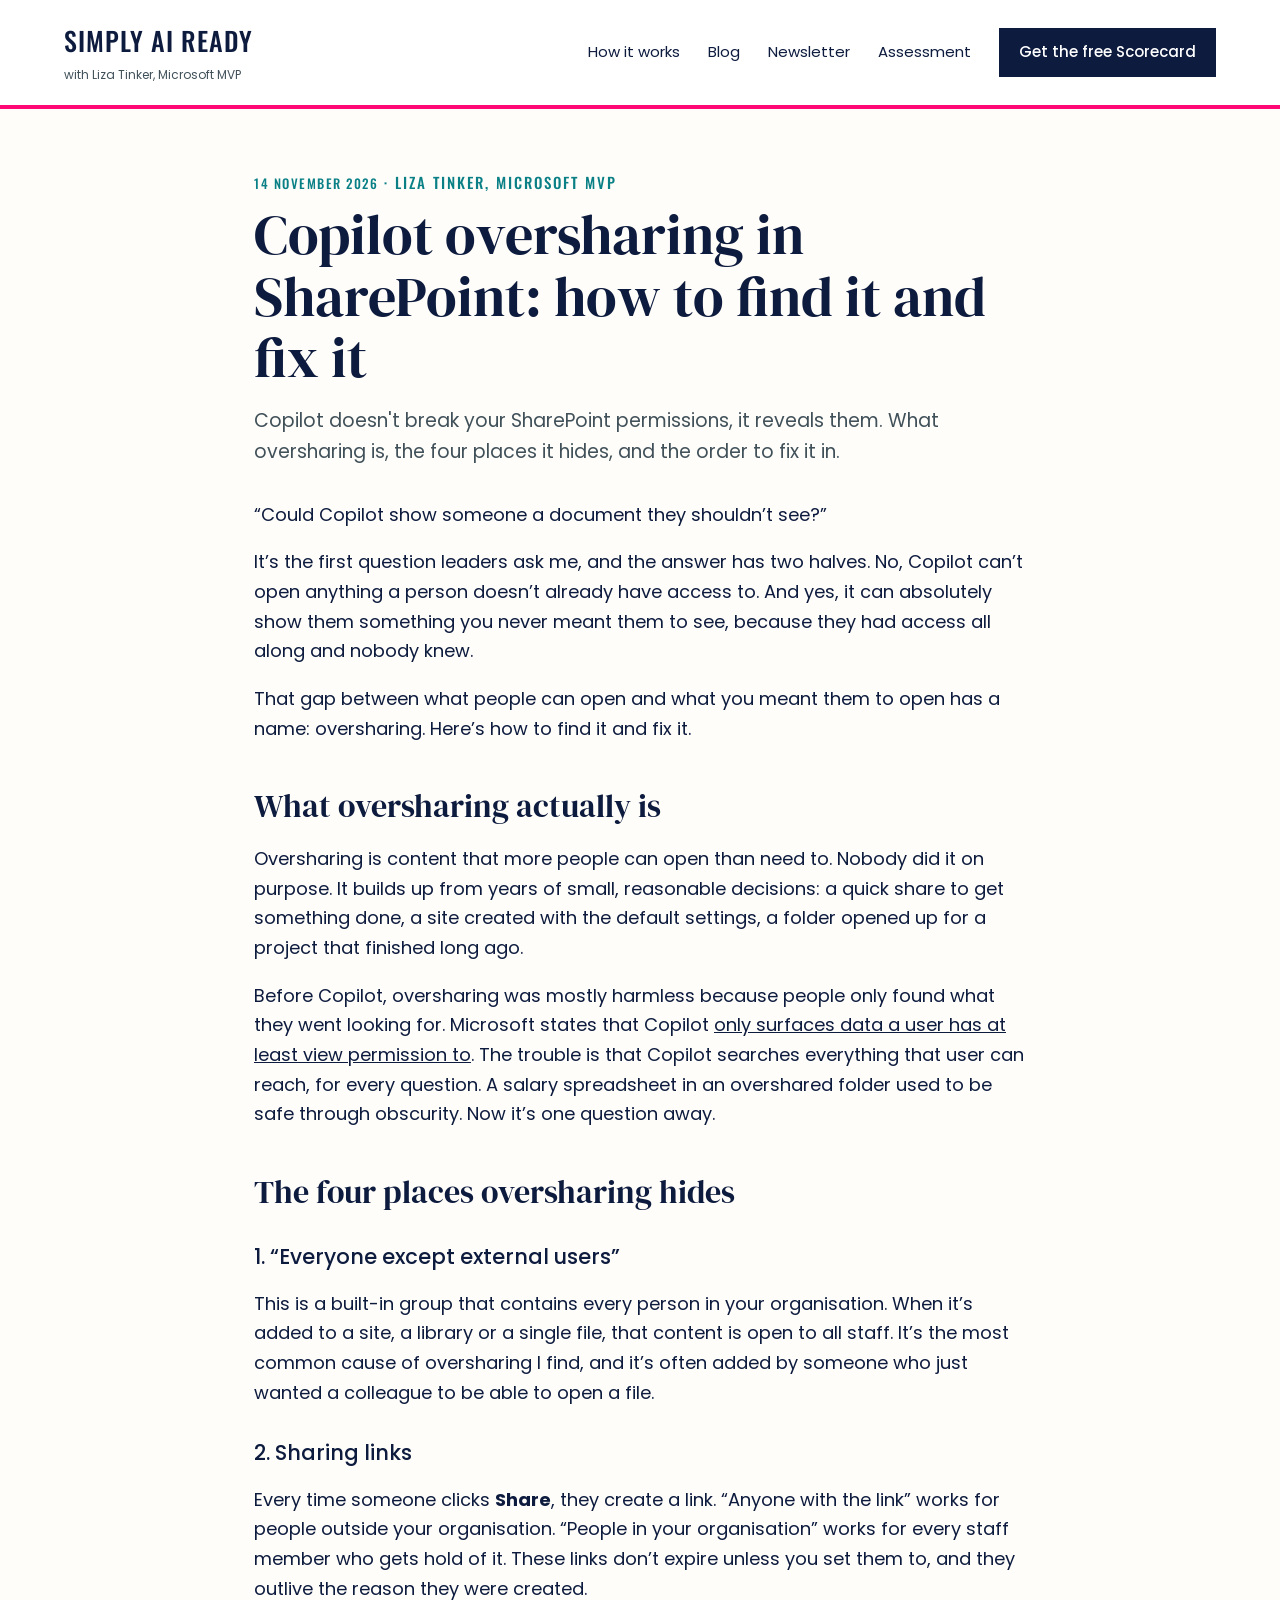
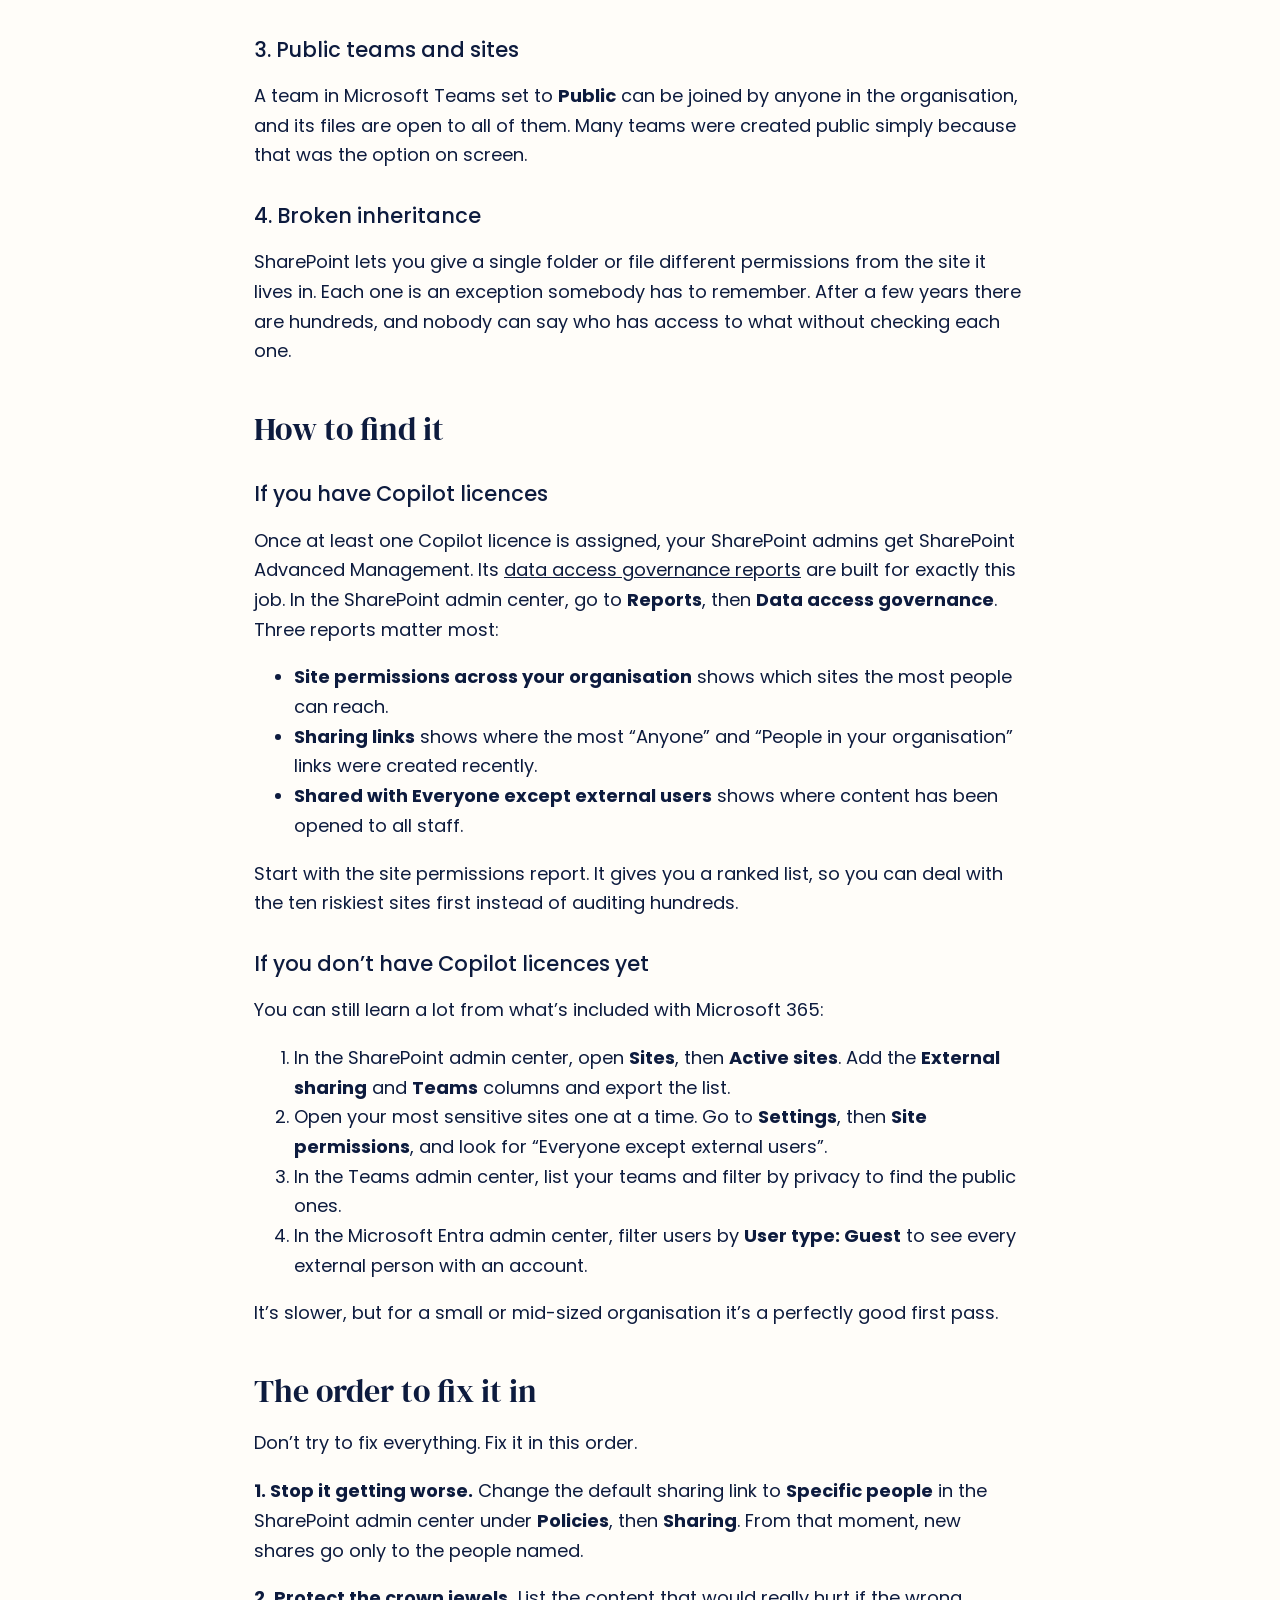
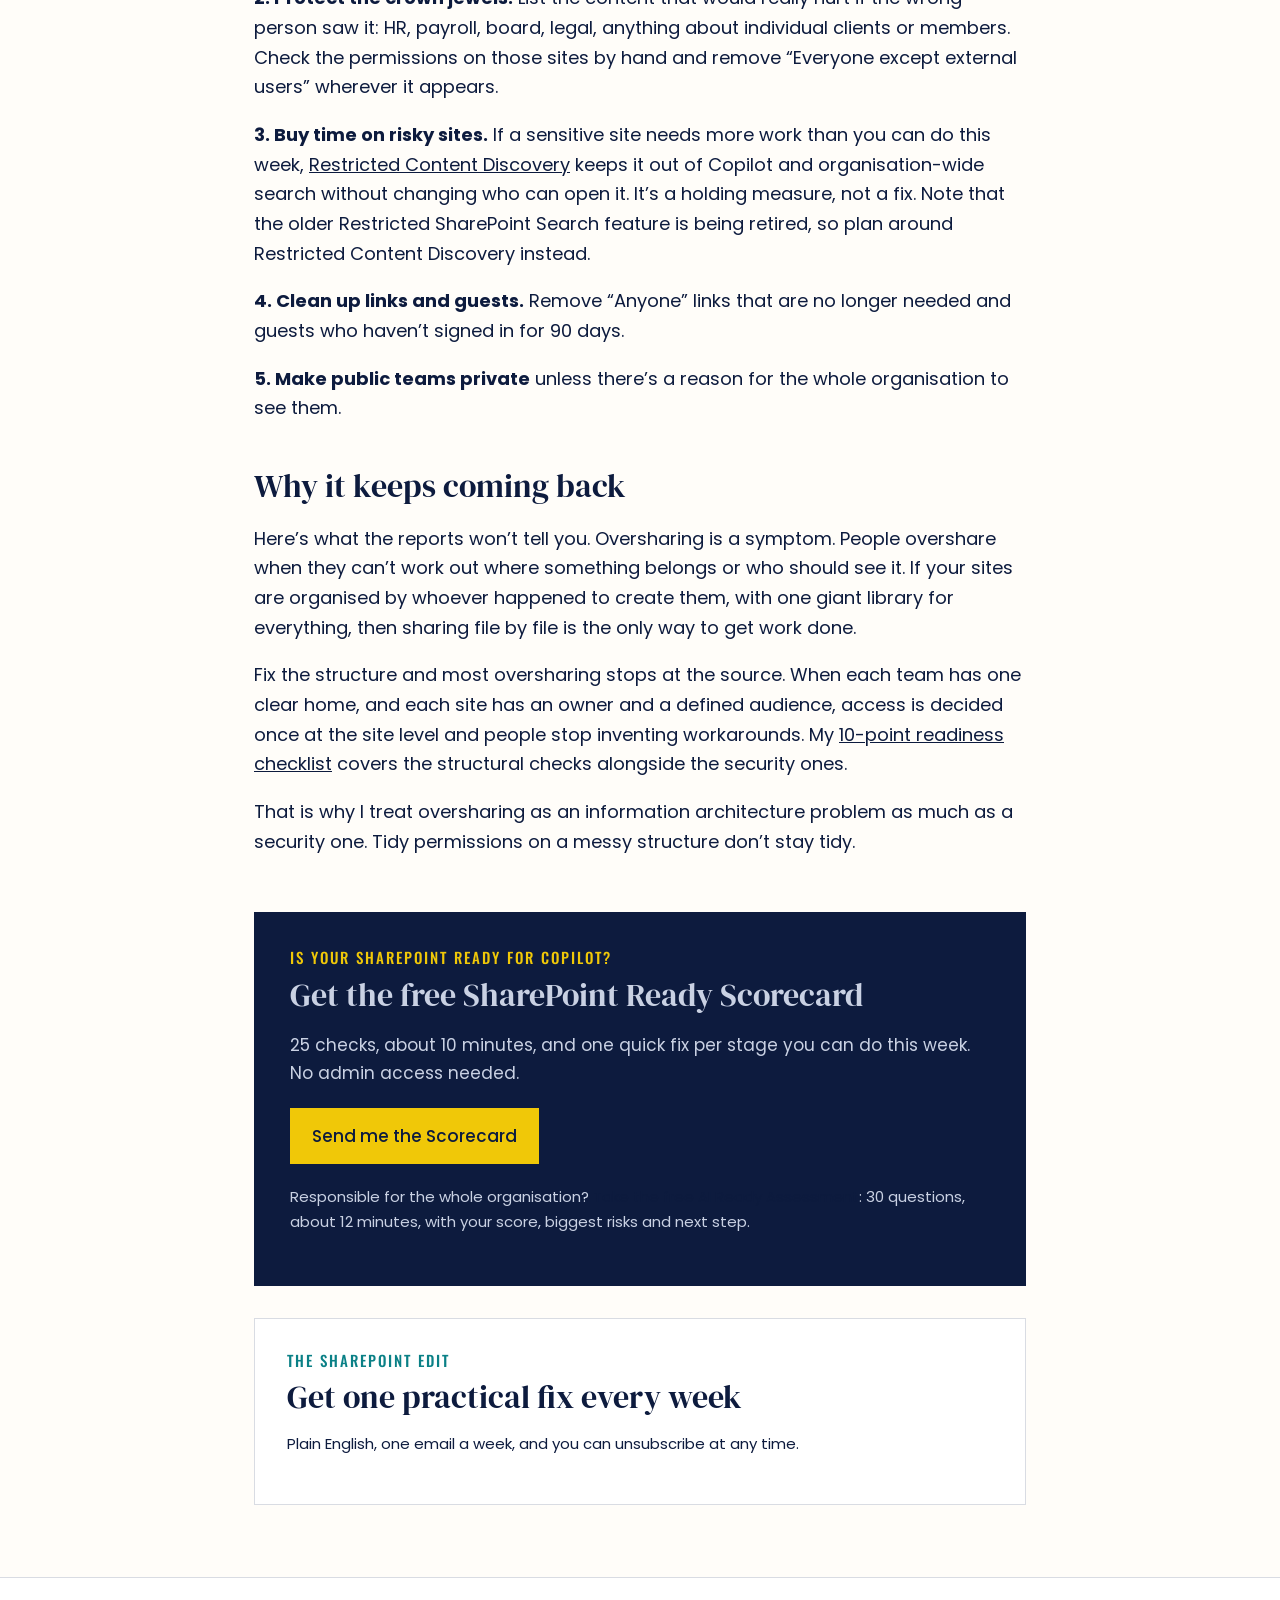
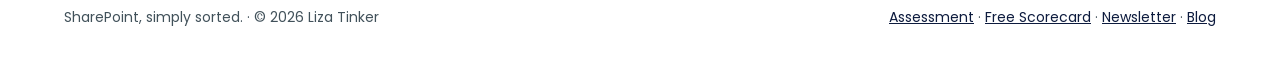
<file: docs/blog/copilot-oversharing-sharepoint/index.html>
<!DOCTYPE html>
<html lang="en-AU"><head>
<meta charset="utf-8"><meta name="viewport" content="width=device-width, initial-scale=1">
<title>Copilot oversharing in SharePoint: how to find it and fix it · Simply AI Ready</title>
<meta name="description" content="Copilot doesn&#x27;t break your SharePoint permissions, it reveals them. What oversharing is, the four places it hides, and the order to fix it in.">
<link rel="canonical" href="https://simplyaiready.com/blog/copilot-oversharing-sharepoint/">
<meta name="robots" content="index, follow, max-image-preview:large">
<meta property="og:title" content="Copilot oversharing in SharePoint: how to find it and fix it · Simply AI Ready"><meta property="og:description" content="Copilot doesn&#x27;t break your SharePoint permissions, it reveals them. What oversharing is, the four places it hides, and the order to fix it in.">
<meta property="og:url" content="https://simplyaiready.com/blog/copilot-oversharing-sharepoint/"><meta property="og:type" content="article"><meta property="og:site_name" content="Simply AI Ready">
<meta property="og:image" content="https://simplyaiready.com/images/simply-ai-ready-share.png"><meta property="og:image:width" content="1200"><meta property="og:image:height" content="630"><meta property="og:locale" content="en_AU">
<meta name="twitter:card" content="summary_large_image"><meta name="twitter:title" content="Copilot oversharing in SharePoint: how to find it and fix it · Simply AI Ready"><meta name="twitter:description" content="Copilot doesn&#x27;t break your SharePoint permissions, it reveals them. What oversharing is, the four places it hides, and the order to fix it in."><meta name="twitter:image" content="https://simplyaiready.com/images/simply-ai-ready-share.png">
<meta name="author" content="Liza Tinker"><meta name="theme-color" content="#0d1b3e">
<link rel="icon" href="/static/favicon.svg" type="image/svg+xml">
<meta name="google-site-verification" content="CPKEZTdYPEKTMOSe50Vhnf97URdG1P894OnKY5y7Geo">
<link rel="stylesheet" href="/static/style.css">
<script type="application/ld+json">{"@context": "https://schema.org", "@type": "BlogPosting", "headline": "Copilot oversharing in SharePoint: how to find it and fix it", "description": "Copilot doesn't break your SharePoint permissions, it reveals them. What oversharing is, the four places it hides, and the order to fix it in.", "datePublished": "2026-11-14", "dateModified": "2026-11-14", "author": {"@type": "Person", "name": "Liza Tinker", "url": "https://simplyaiready.com/#about", "jobTitle": "Microsoft MVP"}, "publisher": {"@type": "Organization", "name": "Simply AI Ready", "url": "https://simplyaiready.com/"}, "image": "https://simplyaiready.com/images/simply-ai-ready-share.png", "inLanguage": "en-AU", "mainEntityOfPage": "https://simplyaiready.com/blog/copilot-oversharing-sharepoint/", "keywords": "Copilot oversharing, SharePoint oversharing, Copilot SharePoint permissions, Everyone except external users, data access governance reports, Restricted Content Discovery"}</script>
</head><body>
<header style="background:#ffffff;border-bottom:4px solid #ff0876">
<div style="max-width:1200px;margin:0 auto;padding:20px 24px;display:flex;flex-wrap:wrap;gap:16px 32px;align-items:center;justify-content:space-between">
<a href="/" style="text-decoration:none;display:flex;flex-direction:column;gap:2px">
<span style="font-family:'Oswald','Arial Narrow',sans-serif;font-weight:500;font-size:26px;letter-spacing:1px;color:#0d1b3e">SIMPLY AI READY</span>
<span style="font-size:12px;color:#41515a">with Liza Tinker, Microsoft MVP</span>
</a>
<nav aria-label="Main" style="display:flex;flex-wrap:wrap;gap:8px 28px;align-items:center;font-size:15px">
<a href="/#how" style="text-decoration:none">How it works</a>
<a href="/blog/" style="text-decoration:none">Blog</a>
<a href="/newsletter/" style="text-decoration:none">Newsletter</a>
<a href="/assessment/" style="text-decoration:none">Assessment</a>
<a href="https://simply-sharepoint.kit.com/subscribe" style="text-decoration:none;background:#0d1b3e;color:#ffffff;padding:12px 20px;font-weight:600;min-height:44px;box-sizing:border-box;display:inline-flex;align-items:center">Get the free Scorecard</a>
</nav>
</div>
</header>
<main>
<article class="post">
<p class="eyebrow"><time datetime="2026-11-14">14 November 2026</time> · Liza Tinker, Microsoft MVP</p>
<h1>Copilot oversharing in SharePoint: how to find it and fix it</h1>
<p class="excerpt">Copilot doesn&#x27;t break your SharePoint permissions, it reveals them. What oversharing is, the four places it hides, and the order to fix it in.</p>
<div class="prose"><p>&ldquo;Could Copilot show someone a document they shouldn&rsquo;t see?&rdquo;</p>
<p>It&rsquo;s the first question leaders ask me, and the answer has two halves. No, Copilot can&rsquo;t open anything a person doesn&rsquo;t already have access to. And yes, it can absolutely show them something you never meant them to see, because they had access all along and nobody knew.</p>
<p>That gap between what people can open and what you meant them to open has a name: oversharing. Here&rsquo;s how to find it and fix it.</p>
<h2>What oversharing actually is</h2>
<p>Oversharing is content that more people can open than need to. Nobody did it on purpose. It builds up from years of small, reasonable decisions: a quick share to get something done, a site created with the default settings, a folder opened up for a project that finished long ago.</p>
<p>Before Copilot, oversharing was mostly harmless because people only found what they went looking for. Microsoft states that Copilot <a href="https://learn.microsoft.com/en-us/sharepoint/sharepoint-copilot-best-practices">only surfaces data a user has at least view permission to</a>. The trouble is that Copilot searches everything that user can reach, for every question. A salary spreadsheet in an overshared folder used to be safe through obscurity. Now it&rsquo;s one question away.</p>
<h2>The four places oversharing hides</h2>
<h3>1. &ldquo;Everyone except external users&rdquo;</h3>
<p>This is a built-in group that contains every person in your organisation. When it&rsquo;s added to a site, a library or a single file, that content is open to all staff. It&rsquo;s the most common cause of oversharing I find, and it&rsquo;s often added by someone who just wanted a colleague to be able to open a file.</p>
<h3>2. Sharing links</h3>
<p>Every time someone clicks <strong>Share</strong>, they create a link. &ldquo;Anyone with the link&rdquo; works for people outside your organisation. &ldquo;People in your organisation&rdquo; works for every staff member who gets hold of it. These links don&rsquo;t expire unless you set them to, and they outlive the reason they were created.</p>
<h3>3. Public teams and sites</h3>
<p>A team in Microsoft Teams set to <strong>Public</strong> can be joined by anyone in the organisation, and its files are open to all of them. Many teams were created public simply because that was the option on screen.</p>
<h3>4. Broken inheritance</h3>
<p>SharePoint lets you give a single folder or file different permissions from the site it lives in. Each one is an exception somebody has to remember. After a few years there are hundreds, and nobody can say who has access to what without checking each one.</p>
<h2>How to find it</h2>
<h3>If you have Copilot licences</h3>
<p>Once at least one Copilot licence is assigned, your SharePoint admins get SharePoint Advanced Management. Its <a href="https://learn.microsoft.com/en-us/sharepoint/data-access-governance-reports">data access governance reports</a> are built for exactly this job. In the SharePoint admin center, go to <strong>Reports</strong>, then <strong>Data access governance</strong>. Three reports matter most:</p>
<ul>
<li><strong>Site permissions across your organisation</strong> shows which sites the most people can reach.</li>
<li><strong>Sharing links</strong> shows where the most &ldquo;Anyone&rdquo; and &ldquo;People in your organisation&rdquo; links were created recently.</li>
<li><strong>Shared with Everyone except external users</strong> shows where content has been opened to all staff.</li>
</ul>
<p>Start with the site permissions report. It gives you a ranked list, so you can deal with the ten riskiest sites first instead of auditing hundreds.</p>
<h3>If you don&rsquo;t have Copilot licences yet</h3>
<p>You can still learn a lot from what&rsquo;s included with Microsoft 365:</p>
<ol>
<li>In the SharePoint admin center, open <strong>Sites</strong>, then <strong>Active sites</strong>. Add the <strong>External sharing</strong> and <strong>Teams</strong> columns and export the list.</li>
<li>Open your most sensitive sites one at a time. Go to <strong>Settings</strong>, then <strong>Site permissions</strong>, and look for &ldquo;Everyone except external users&rdquo;.</li>
<li>In the Teams admin center, list your teams and filter by privacy to find the public ones.</li>
<li>In the Microsoft Entra admin center, filter users by <strong>User type: Guest</strong> to see every external person with an account.</li>
</ol>
<p>It&rsquo;s slower, but for a small or mid-sized organisation it&rsquo;s a perfectly good first pass.</p>
<h2>The order to fix it in</h2>
<p>Don&rsquo;t try to fix everything. Fix it in this order.</p>
<p><strong>1. Stop it getting worse.</strong> Change the default sharing link to <strong>Specific people</strong> in the SharePoint admin center under <strong>Policies</strong>, then <strong>Sharing</strong>. From that moment, new shares go only to the people named.</p>
<p><strong>2. Protect the crown jewels.</strong> List the content that would really hurt if the wrong person saw it: HR, payroll, board, legal, anything about individual clients or members. Check the permissions on those sites by hand and remove &ldquo;Everyone except external users&rdquo; wherever it appears.</p>
<p><strong>3. Buy time on risky sites.</strong> If a sensitive site needs more work than you can do this week, <a href="https://learn.microsoft.com/en-us/sharepoint/restricted-content-discovery">Restricted Content Discovery</a> keeps it out of Copilot and organisation-wide search without changing who can open it. It&rsquo;s a holding measure, not a fix. Note that the older Restricted SharePoint Search feature is being retired, so plan around Restricted Content Discovery instead.</p>
<p><strong>4. Clean up links and guests.</strong> Remove &ldquo;Anyone&rdquo; links that are no longer needed and guests who haven&rsquo;t signed in for 90 days.</p>
<p><strong>5. Make public teams private</strong> unless there&rsquo;s a reason for the whole organisation to see them.</p>
<h2>Why it keeps coming back</h2>
<p>Here&rsquo;s what the reports won&rsquo;t tell you. Oversharing is a symptom. People overshare when they can&rsquo;t work out where something belongs or who should see it. If your sites are organised by whoever happened to create them, with one giant library for everything, then sharing file by file is the only way to get work done.</p>
<p>Fix the structure and most oversharing stops at the source. When each team has one clear home, and each site has an owner and a defined audience, access is decided once at the site level and people stop inventing workarounds. My <a href="/blog/sharepoint-copilot-readiness-checklist/">10-point readiness checklist</a> covers the structural checks alongside the security ones.</p>
<p>That is why I treat oversharing as an information architecture problem as much as a security one. Tidy permissions on a messy structure don&rsquo;t stay tidy.</p></div>
<aside class="cta">
<p class="eyebrow">IS YOUR SHAREPOINT READY FOR COPILOT?</p>
<p class="cta-title">Get the free SharePoint Ready Scorecard</p>
<p>25 checks, about 10 minutes, and one quick fix per stage you can do this week. No admin access needed.</p>
<p><a class="btn" href="https://simply-sharepoint.kit.com/subscribe">Send me the Scorecard</a> </p>
<p style="font-size:15px">Responsible for the whole organisation? <a href="/assessment/">Take the free AI Ready Assessment</a>: 30 questions, about 12 minutes, with your score, biggest risks and next step.</p>
</aside>
<aside class="newsletter-box"><p class="eyebrow">THE SHAREPOINT EDIT</p><p class="cta-title">Get one practical fix every week</p><p style="font-size:15px">Plain English, one email a week, and you can unsubscribe at any time.</p>
<script async data-uid="f8a3a7b1d4" src="https://simply-sharepoint.kit.com/f8a3a7b1d4/index.js"></script></aside>
</article>
</main>
<footer style="background:#ffffff;border-top:1px solid #d9dce3">
<div style="max-width:1200px;margin:0 auto;padding:28px 24px;display:flex;flex-wrap:wrap;gap:12px 24px;justify-content:space-between;align-items:center;font-size:14px;color:#41515a">
<span>SharePoint, simply sorted. · © 2026 Liza Tinker</span>
<span><a href="/assessment/">Assessment</a> · <a href="https://simply-sharepoint.kit.com/subscribe">Free Scorecard</a> · <a href="/newsletter/">Newsletter</a> · <a href="/blog/">Blog</a></span>
</div>
</footer>
</body></html>
</file>
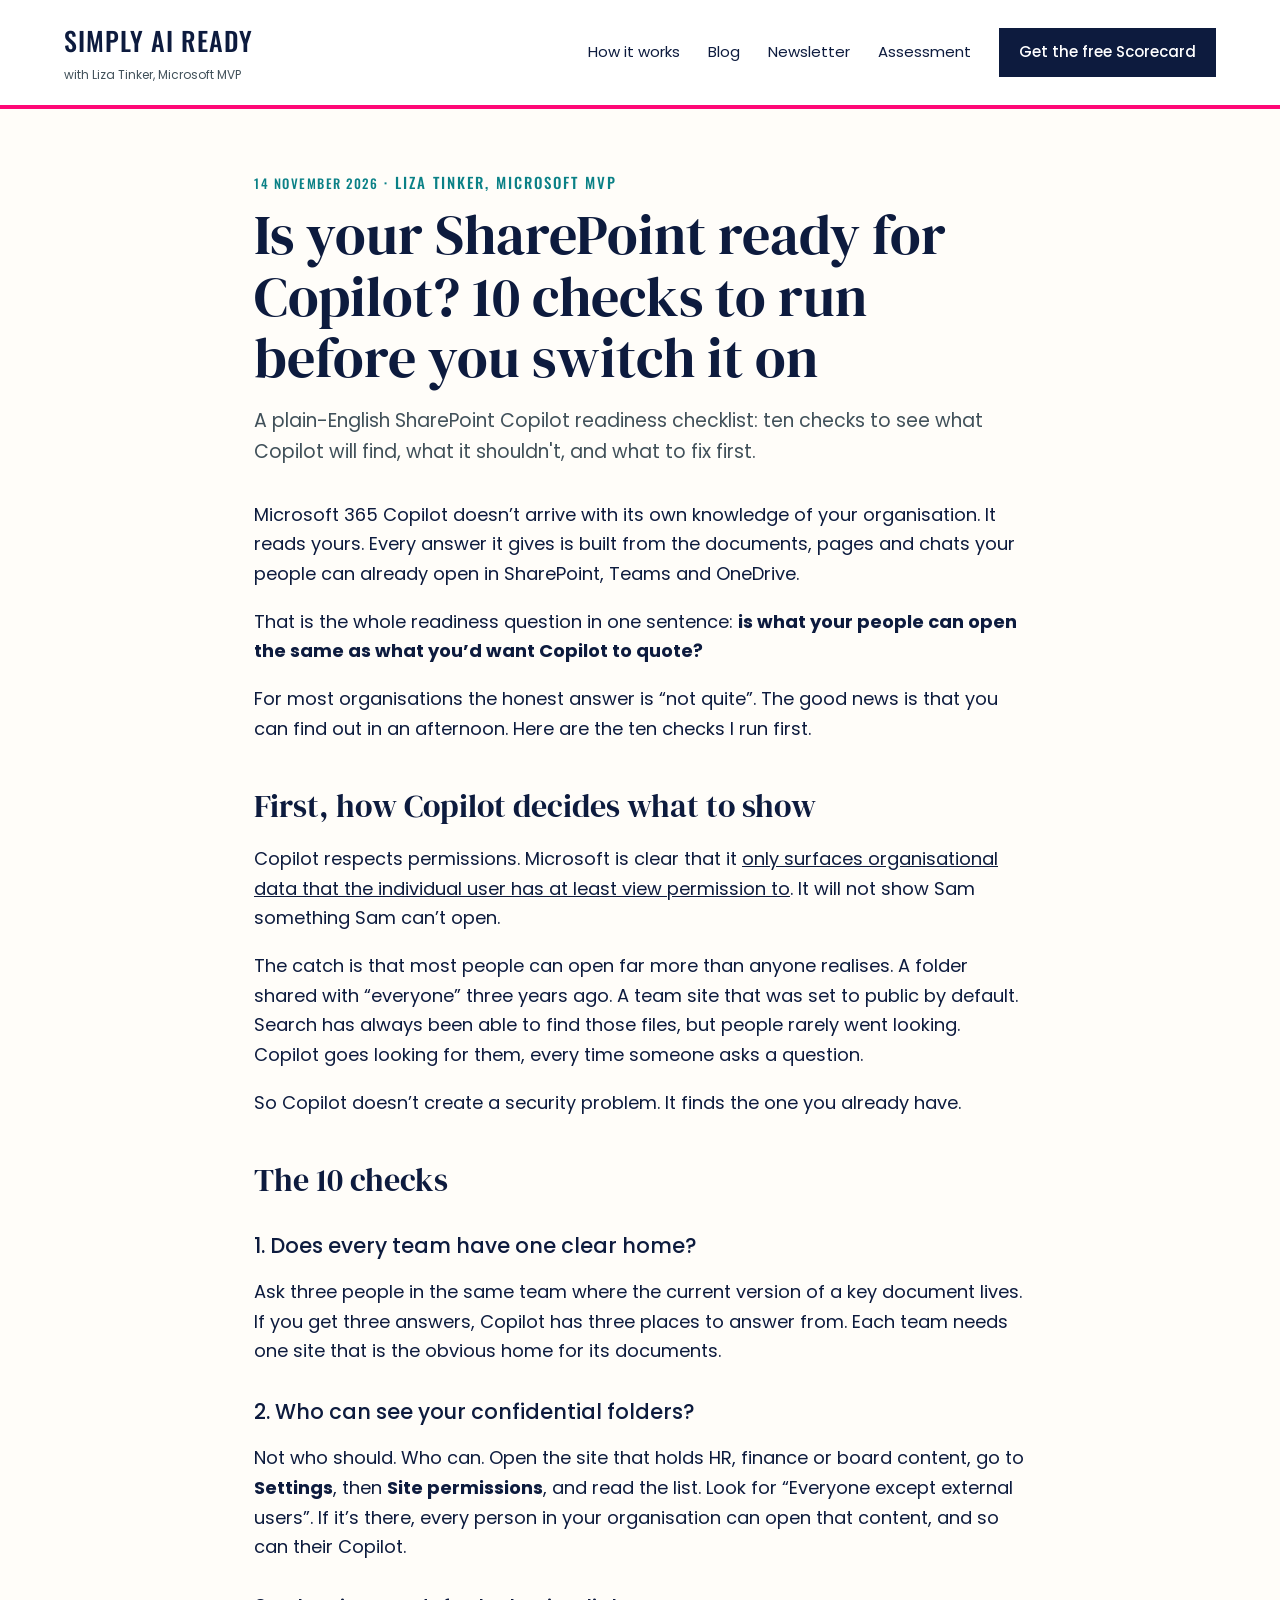
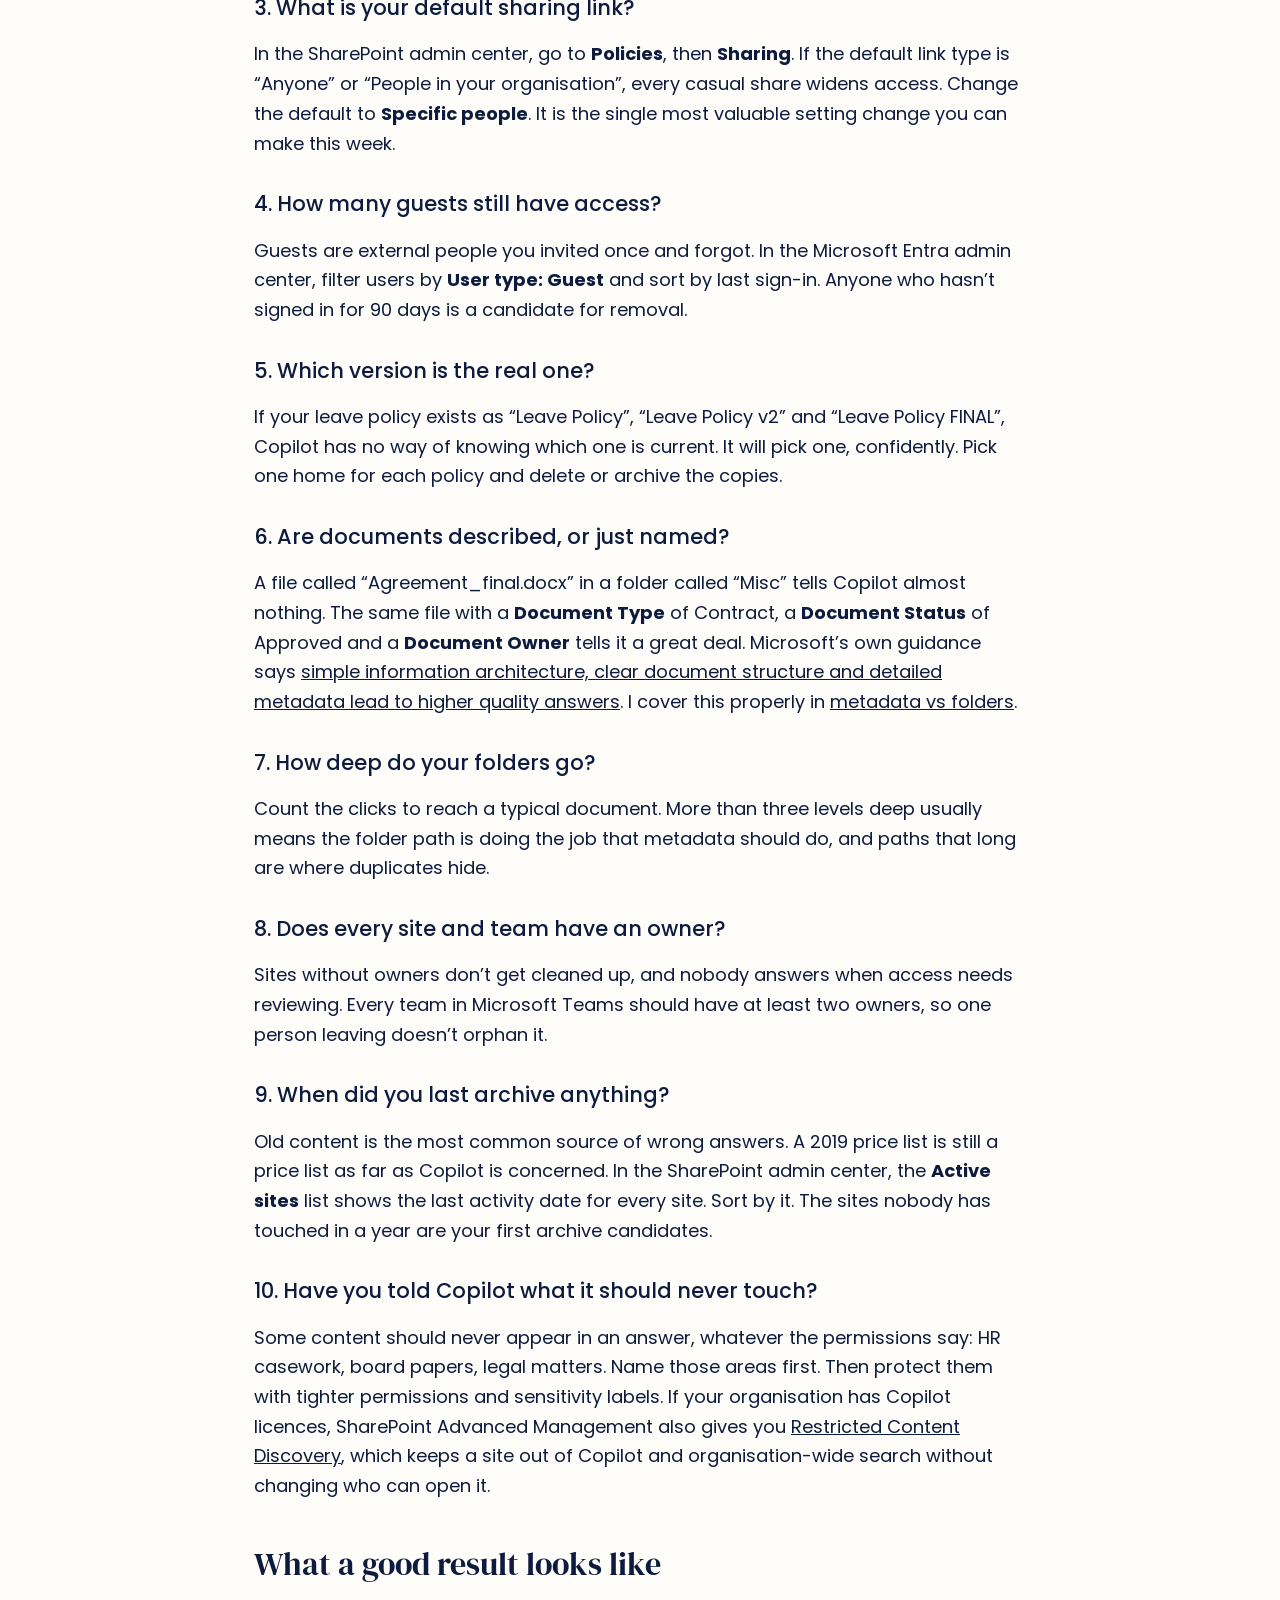
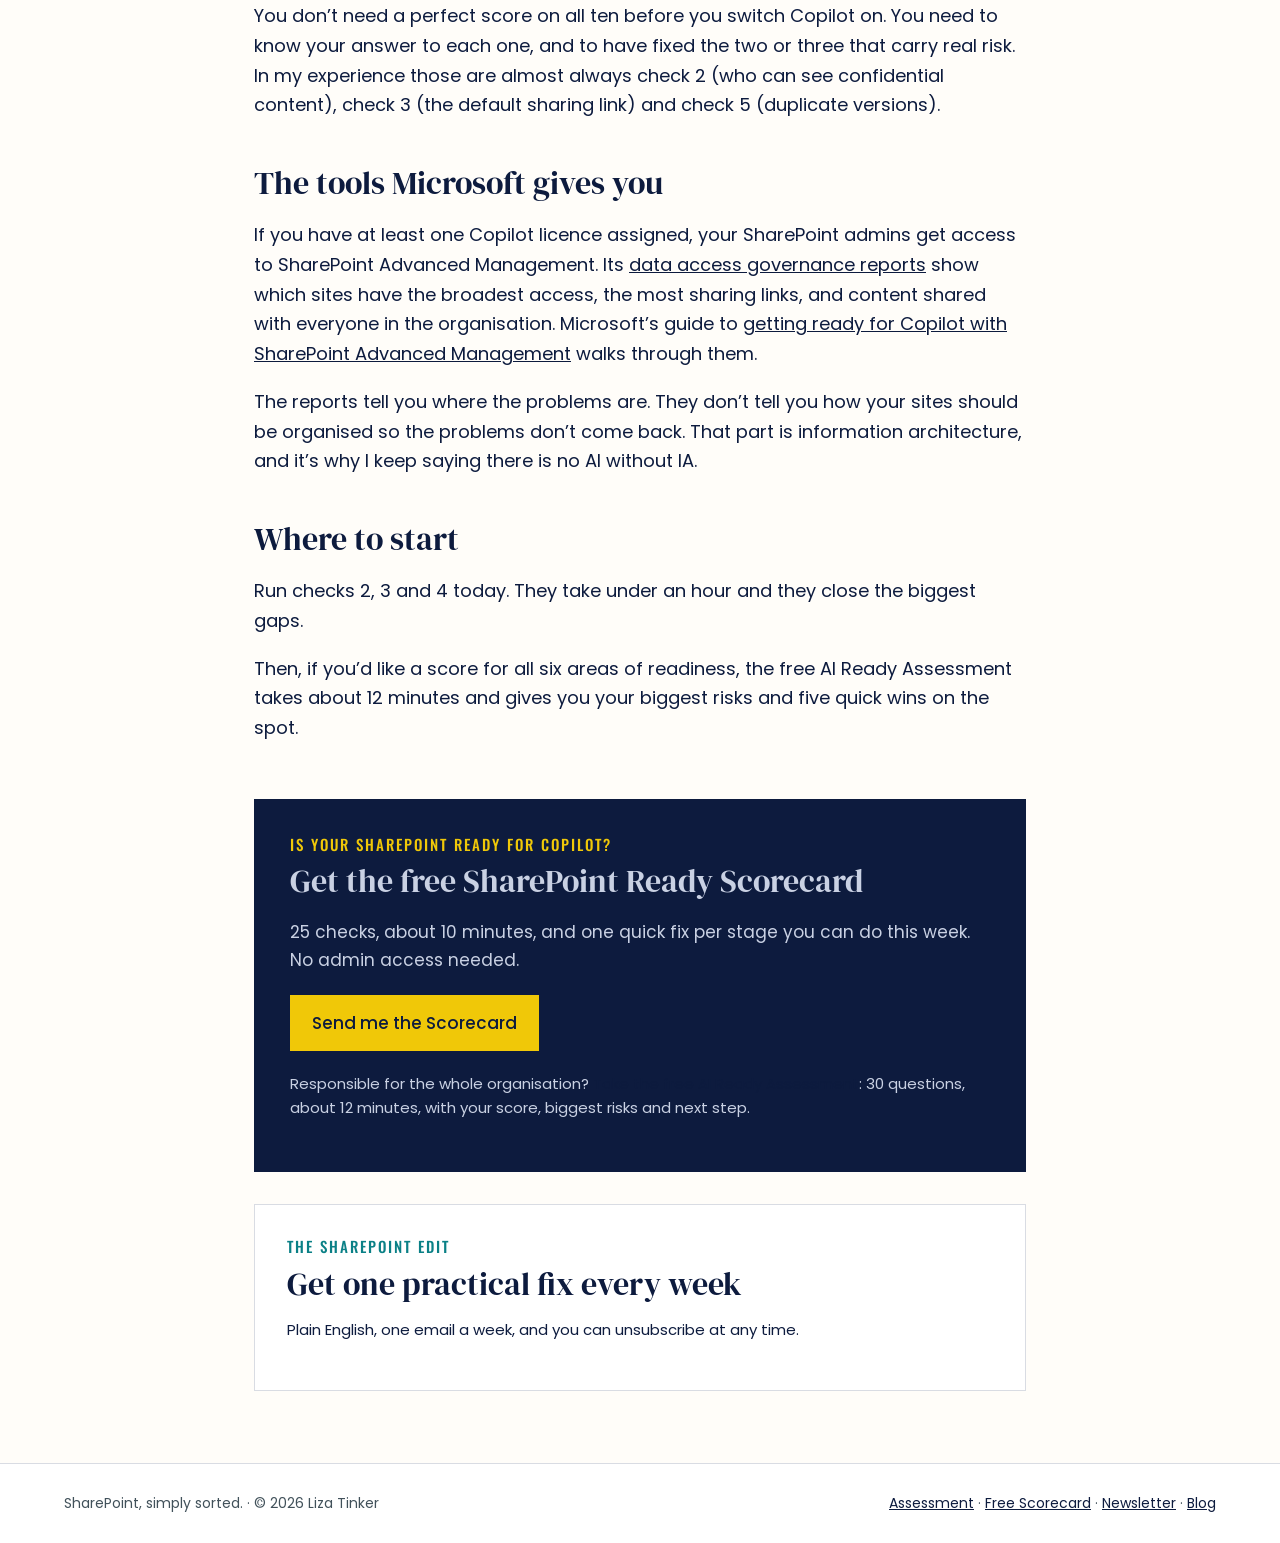
<file: docs/blog/sharepoint-copilot-readiness-checklist/index.html>
<!DOCTYPE html>
<html lang="en-AU"><head>
<meta charset="utf-8"><meta name="viewport" content="width=device-width, initial-scale=1">
<title>Is your SharePoint ready for Copilot? 10 checks to run before you switch it on · Simply AI Ready</title>
<meta name="description" content="A plain-English SharePoint Copilot readiness checklist: ten checks to see what Copilot will find, what it shouldn&#x27;t, and what to fix first.">
<link rel="canonical" href="https://simplyaiready.com/blog/sharepoint-copilot-readiness-checklist/">
<meta name="robots" content="index, follow, max-image-preview:large">
<meta property="og:title" content="Is your SharePoint ready for Copilot? 10 checks to run before you switch it on · Simply AI Ready"><meta property="og:description" content="A plain-English SharePoint Copilot readiness checklist: ten checks to see what Copilot will find, what it shouldn&#x27;t, and what to fix first.">
<meta property="og:url" content="https://simplyaiready.com/blog/sharepoint-copilot-readiness-checklist/"><meta property="og:type" content="article"><meta property="og:site_name" content="Simply AI Ready">
<meta property="og:image" content="https://simplyaiready.com/images/simply-ai-ready-share.png"><meta property="og:image:width" content="1200"><meta property="og:image:height" content="630"><meta property="og:locale" content="en_AU">
<meta name="twitter:card" content="summary_large_image"><meta name="twitter:title" content="Is your SharePoint ready for Copilot? 10 checks to run before you switch it on · Simply AI Ready"><meta name="twitter:description" content="A plain-English SharePoint Copilot readiness checklist: ten checks to see what Copilot will find, what it shouldn&#x27;t, and what to fix first."><meta name="twitter:image" content="https://simplyaiready.com/images/simply-ai-ready-share.png">
<meta name="author" content="Liza Tinker"><meta name="theme-color" content="#0d1b3e">
<link rel="icon" href="/static/favicon.svg" type="image/svg+xml">
<meta name="google-site-verification" content="CPKEZTdYPEKTMOSe50Vhnf97URdG1P894OnKY5y7Geo">
<link rel="stylesheet" href="/static/style.css">
<script type="application/ld+json">{"@context": "https://schema.org", "@type": "BlogPosting", "headline": "Is your SharePoint ready for Copilot? 10 checks to run before you switch it on", "description": "A plain-English SharePoint Copilot readiness checklist: ten checks to see what Copilot will find, what it shouldn't, and what to fix first.", "datePublished": "2026-11-14", "dateModified": "2026-11-14", "author": {"@type": "Person", "name": "Liza Tinker", "url": "https://simplyaiready.com/#about", "jobTitle": "Microsoft MVP"}, "publisher": {"@type": "Organization", "name": "Simply AI Ready", "url": "https://simplyaiready.com/"}, "image": "https://simplyaiready.com/images/simply-ai-ready-share.png", "inLanguage": "en-AU", "mainEntityOfPage": "https://simplyaiready.com/blog/sharepoint-copilot-readiness-checklist/", "keywords": "SharePoint Copilot readiness, Copilot readiness checklist, is SharePoint ready for Copilot, Microsoft 365 Copilot preparation, Copilot SharePoint best practices"}</script>
</head><body>
<header style="background:#ffffff;border-bottom:4px solid #ff0876">
<div style="max-width:1200px;margin:0 auto;padding:20px 24px;display:flex;flex-wrap:wrap;gap:16px 32px;align-items:center;justify-content:space-between">
<a href="/" style="text-decoration:none;display:flex;flex-direction:column;gap:2px">
<span style="font-family:'Oswald','Arial Narrow',sans-serif;font-weight:500;font-size:26px;letter-spacing:1px;color:#0d1b3e">SIMPLY AI READY</span>
<span style="font-size:12px;color:#41515a">with Liza Tinker, Microsoft MVP</span>
</a>
<nav aria-label="Main" style="display:flex;flex-wrap:wrap;gap:8px 28px;align-items:center;font-size:15px">
<a href="/#how" style="text-decoration:none">How it works</a>
<a href="/blog/" style="text-decoration:none">Blog</a>
<a href="/newsletter/" style="text-decoration:none">Newsletter</a>
<a href="/assessment/" style="text-decoration:none">Assessment</a>
<a href="https://simply-sharepoint.kit.com/subscribe" style="text-decoration:none;background:#0d1b3e;color:#ffffff;padding:12px 20px;font-weight:600;min-height:44px;box-sizing:border-box;display:inline-flex;align-items:center">Get the free Scorecard</a>
</nav>
</div>
</header>
<main>
<article class="post">
<p class="eyebrow"><time datetime="2026-11-14">14 November 2026</time> · Liza Tinker, Microsoft MVP</p>
<h1>Is your SharePoint ready for Copilot? 10 checks to run before you switch it on</h1>
<p class="excerpt">A plain-English SharePoint Copilot readiness checklist: ten checks to see what Copilot will find, what it shouldn&#x27;t, and what to fix first.</p>
<div class="prose"><p>Microsoft 365 Copilot doesn&rsquo;t arrive with its own knowledge of your organisation. It reads yours. Every answer it gives is built from the documents, pages and chats your people can already open in SharePoint, Teams and OneDrive.</p>
<p>That is the whole readiness question in one sentence: <strong>is what your people can open the same as what you&rsquo;d want Copilot to quote?</strong></p>
<p>For most organisations the honest answer is &ldquo;not quite&rdquo;. The good news is that you can find out in an afternoon. Here are the ten checks I run first.</p>
<h2>First, how Copilot decides what to show</h2>
<p>Copilot respects permissions. Microsoft is clear that it <a href="https://learn.microsoft.com/en-us/sharepoint/sharepoint-copilot-best-practices">only surfaces organisational data that the individual user has at least view permission to</a>. It will not show Sam something Sam can&rsquo;t open.</p>
<p>The catch is that most people can open far more than anyone realises. A folder shared with &ldquo;everyone&rdquo; three years ago. A team site that was set to public by default. Search has always been able to find those files, but people rarely went looking. Copilot goes looking for them, every time someone asks a question.</p>
<p>So Copilot doesn&rsquo;t create a security problem. It finds the one you already have.</p>
<h2>The 10 checks</h2>
<h3>1. Does every team have one clear home?</h3>
<p>Ask three people in the same team where the current version of a key document lives. If you get three answers, Copilot has three places to answer from. Each team needs one site that is the obvious home for its documents.</p>
<h3>2. Who can see your confidential folders?</h3>
<p>Not who should. Who can. Open the site that holds HR, finance or board content, go to <strong>Settings</strong>, then <strong>Site permissions</strong>, and read the list. Look for &ldquo;Everyone except external users&rdquo;. If it&rsquo;s there, every person in your organisation can open that content, and so can their Copilot.</p>
<h3>3. What is your default sharing link?</h3>
<p>In the SharePoint admin center, go to <strong>Policies</strong>, then <strong>Sharing</strong>. If the default link type is &ldquo;Anyone&rdquo; or &ldquo;People in your organisation&rdquo;, every casual share widens access. Change the default to <strong>Specific people</strong>. It is the single most valuable setting change you can make this week.</p>
<h3>4. How many guests still have access?</h3>
<p>Guests are external people you invited once and forgot. In the Microsoft Entra admin center, filter users by <strong>User type: Guest</strong> and sort by last sign-in. Anyone who hasn&rsquo;t signed in for 90 days is a candidate for removal.</p>
<h3>5. Which version is the real one?</h3>
<p>If your leave policy exists as &ldquo;Leave Policy&rdquo;, &ldquo;Leave Policy v2&rdquo; and &ldquo;Leave Policy FINAL&rdquo;, Copilot has no way of knowing which one is current. It will pick one, confidently. Pick one home for each policy and delete or archive the copies.</p>
<h3>6. Are documents described, or just named?</h3>
<p>A file called &ldquo;Agreement_final.docx&rdquo; in a folder called &ldquo;Misc&rdquo; tells Copilot almost nothing. The same file with a <strong>Document Type</strong> of Contract, a <strong>Document Status</strong> of Approved and a <strong>Document Owner</strong> tells it a great deal. Microsoft&rsquo;s own guidance says <a href="https://learn.microsoft.com/microsoft-365/copilot/employee-self-service/optimization-sharepoint">simple information architecture, clear document structure and detailed metadata lead to higher quality answers</a>. I cover this properly in <a href="/blog/sharepoint-metadata-vs-folders-copilot/">metadata vs folders</a>.</p>
<h3>7. How deep do your folders go?</h3>
<p>Count the clicks to reach a typical document. More than three levels deep usually means the folder path is doing the job that metadata should do, and paths that long are where duplicates hide.</p>
<h3>8. Does every site and team have an owner?</h3>
<p>Sites without owners don&rsquo;t get cleaned up, and nobody answers when access needs reviewing. Every team in Microsoft Teams should have at least two owners, so one person leaving doesn&rsquo;t orphan it.</p>
<h3>9. When did you last archive anything?</h3>
<p>Old content is the most common source of wrong answers. A 2019 price list is still a price list as far as Copilot is concerned. In the SharePoint admin center, the <strong>Active sites</strong> list shows the last activity date for every site. Sort by it. The sites nobody has touched in a year are your first archive candidates.</p>
<h3>10. Have you told Copilot what it should never touch?</h3>
<p>Some content should never appear in an answer, whatever the permissions say: HR casework, board papers, legal matters. Name those areas first. Then protect them with tighter permissions and sensitivity labels. If your organisation has Copilot licences, SharePoint Advanced Management also gives you <a href="https://learn.microsoft.com/en-us/sharepoint/restricted-content-discovery">Restricted Content Discovery</a>, which keeps a site out of Copilot and organisation-wide search without changing who can open it.</p>
<h2>What a good result looks like</h2>
<p>You don&rsquo;t need a perfect score on all ten before you switch Copilot on. You need to know your answer to each one, and to have fixed the two or three that carry real risk. In my experience those are almost always check 2 (who can see confidential content), check 3 (the default sharing link) and check 5 (duplicate versions).</p>
<h2>The tools Microsoft gives you</h2>
<p>If you have at least one Copilot licence assigned, your SharePoint admins get access to SharePoint Advanced Management. Its <a href="https://learn.microsoft.com/en-us/sharepoint/data-access-governance-reports">data access governance reports</a> show which sites have the broadest access, the most sharing links, and content shared with everyone in the organisation. Microsoft&rsquo;s guide to <a href="https://learn.microsoft.com/sharepoint/get-ready-copilot-sharepoint-advanced-management">getting ready for Copilot with SharePoint Advanced Management</a> walks through them.</p>
<p>The reports tell you where the problems are. They don&rsquo;t tell you how your sites should be organised so the problems don&rsquo;t come back. That part is information architecture, and it&rsquo;s why I keep saying there is no AI without IA.</p>
<h2>Where to start</h2>
<p>Run checks 2, 3 and 4 today. They take under an hour and they close the biggest gaps.</p>
<p>Then, if you&rsquo;d like a score for all six areas of readiness, the free AI Ready Assessment takes about 12 minutes and gives you your biggest risks and five quick wins on the spot.</p></div>
<aside class="cta">
<p class="eyebrow">IS YOUR SHAREPOINT READY FOR COPILOT?</p>
<p class="cta-title">Get the free SharePoint Ready Scorecard</p>
<p>25 checks, about 10 minutes, and one quick fix per stage you can do this week. No admin access needed.</p>
<p><a class="btn" href="https://simply-sharepoint.kit.com/subscribe">Send me the Scorecard</a> </p>
<p style="font-size:15px">Responsible for the whole organisation? <a href="/assessment/">Take the free AI Ready Assessment</a>: 30 questions, about 12 minutes, with your score, biggest risks and next step.</p>
</aside>
<aside class="newsletter-box"><p class="eyebrow">THE SHAREPOINT EDIT</p><p class="cta-title">Get one practical fix every week</p><p style="font-size:15px">Plain English, one email a week, and you can unsubscribe at any time.</p>
<script async data-uid="f8a3a7b1d4" src="https://simply-sharepoint.kit.com/f8a3a7b1d4/index.js"></script></aside>
</article>
</main>
<footer style="background:#ffffff;border-top:1px solid #d9dce3">
<div style="max-width:1200px;margin:0 auto;padding:28px 24px;display:flex;flex-wrap:wrap;gap:12px 24px;justify-content:space-between;align-items:center;font-size:14px;color:#41515a">
<span>SharePoint, simply sorted. · © 2026 Liza Tinker</span>
<span><a href="/assessment/">Assessment</a> · <a href="https://simply-sharepoint.kit.com/subscribe">Free Scorecard</a> · <a href="/newsletter/">Newsletter</a> · <a href="/blog/">Blog</a></span>
</div>
</footer>
</body></html>
</file>
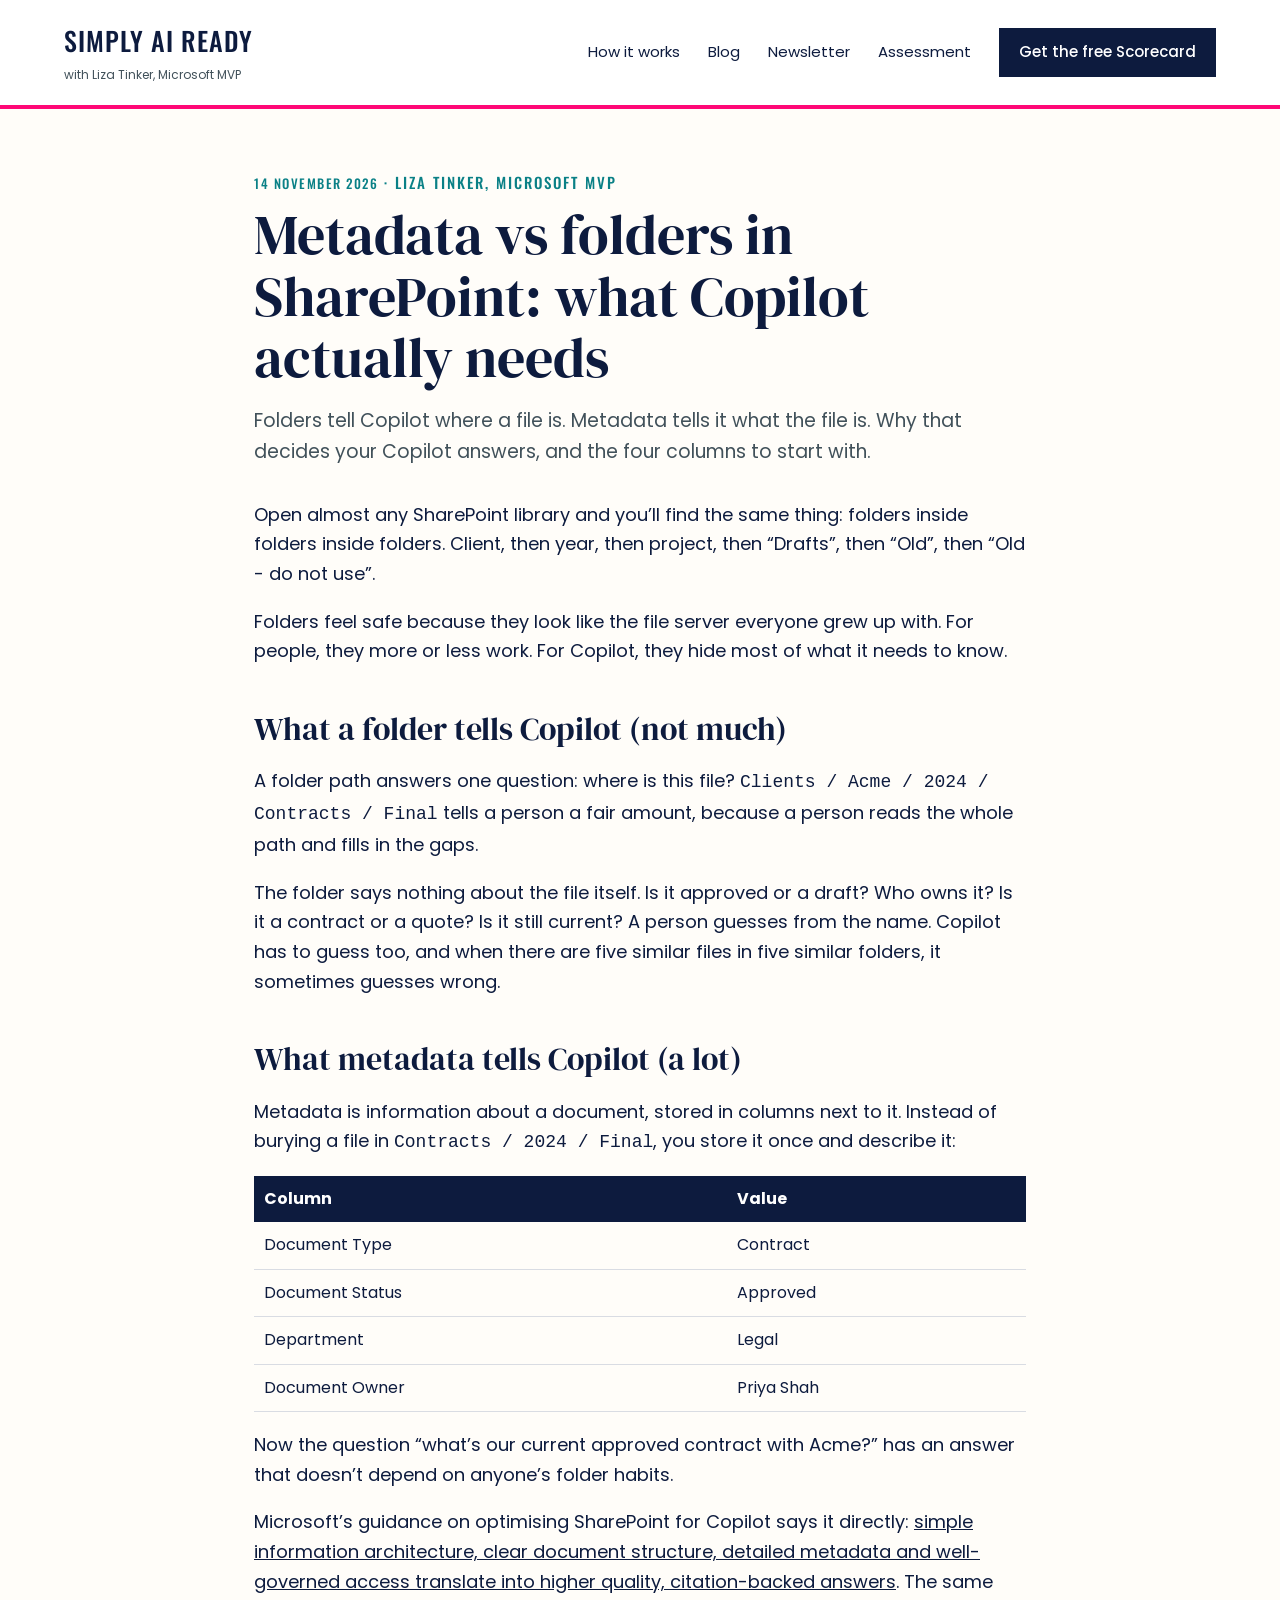
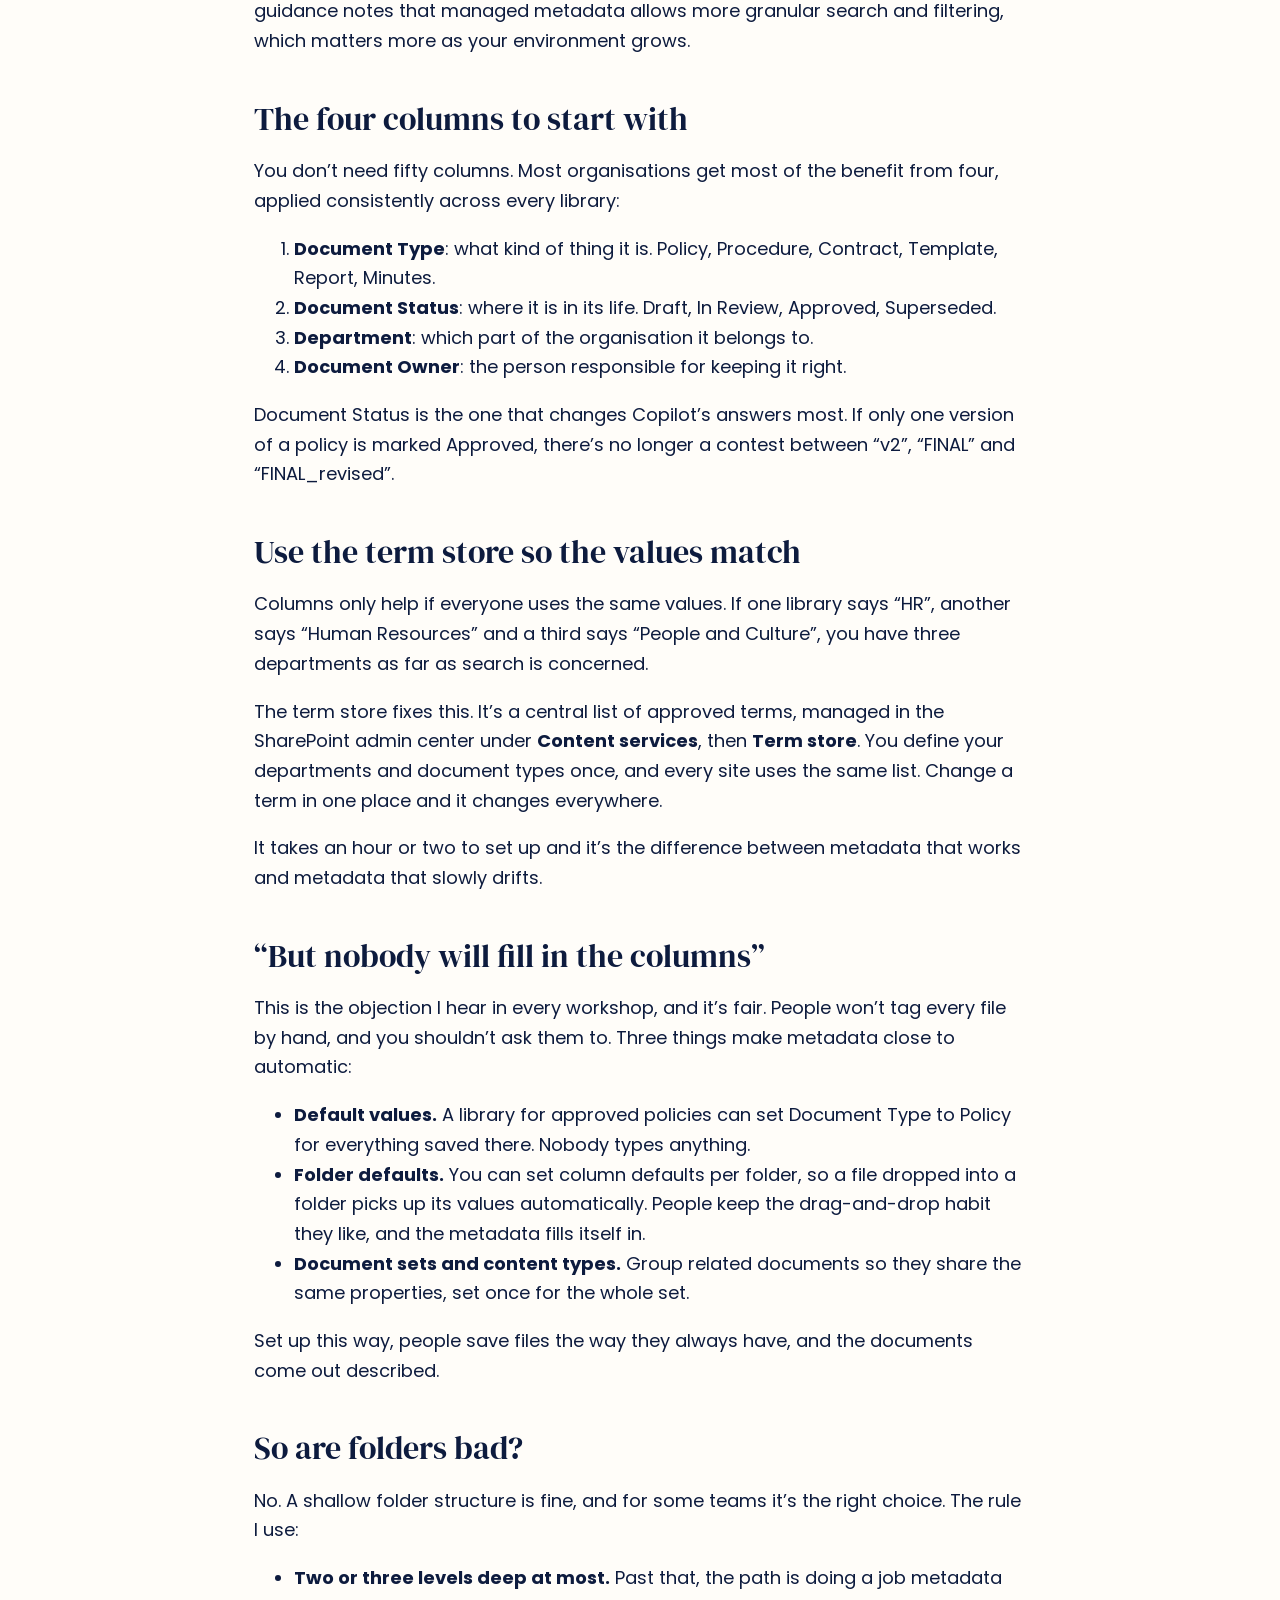
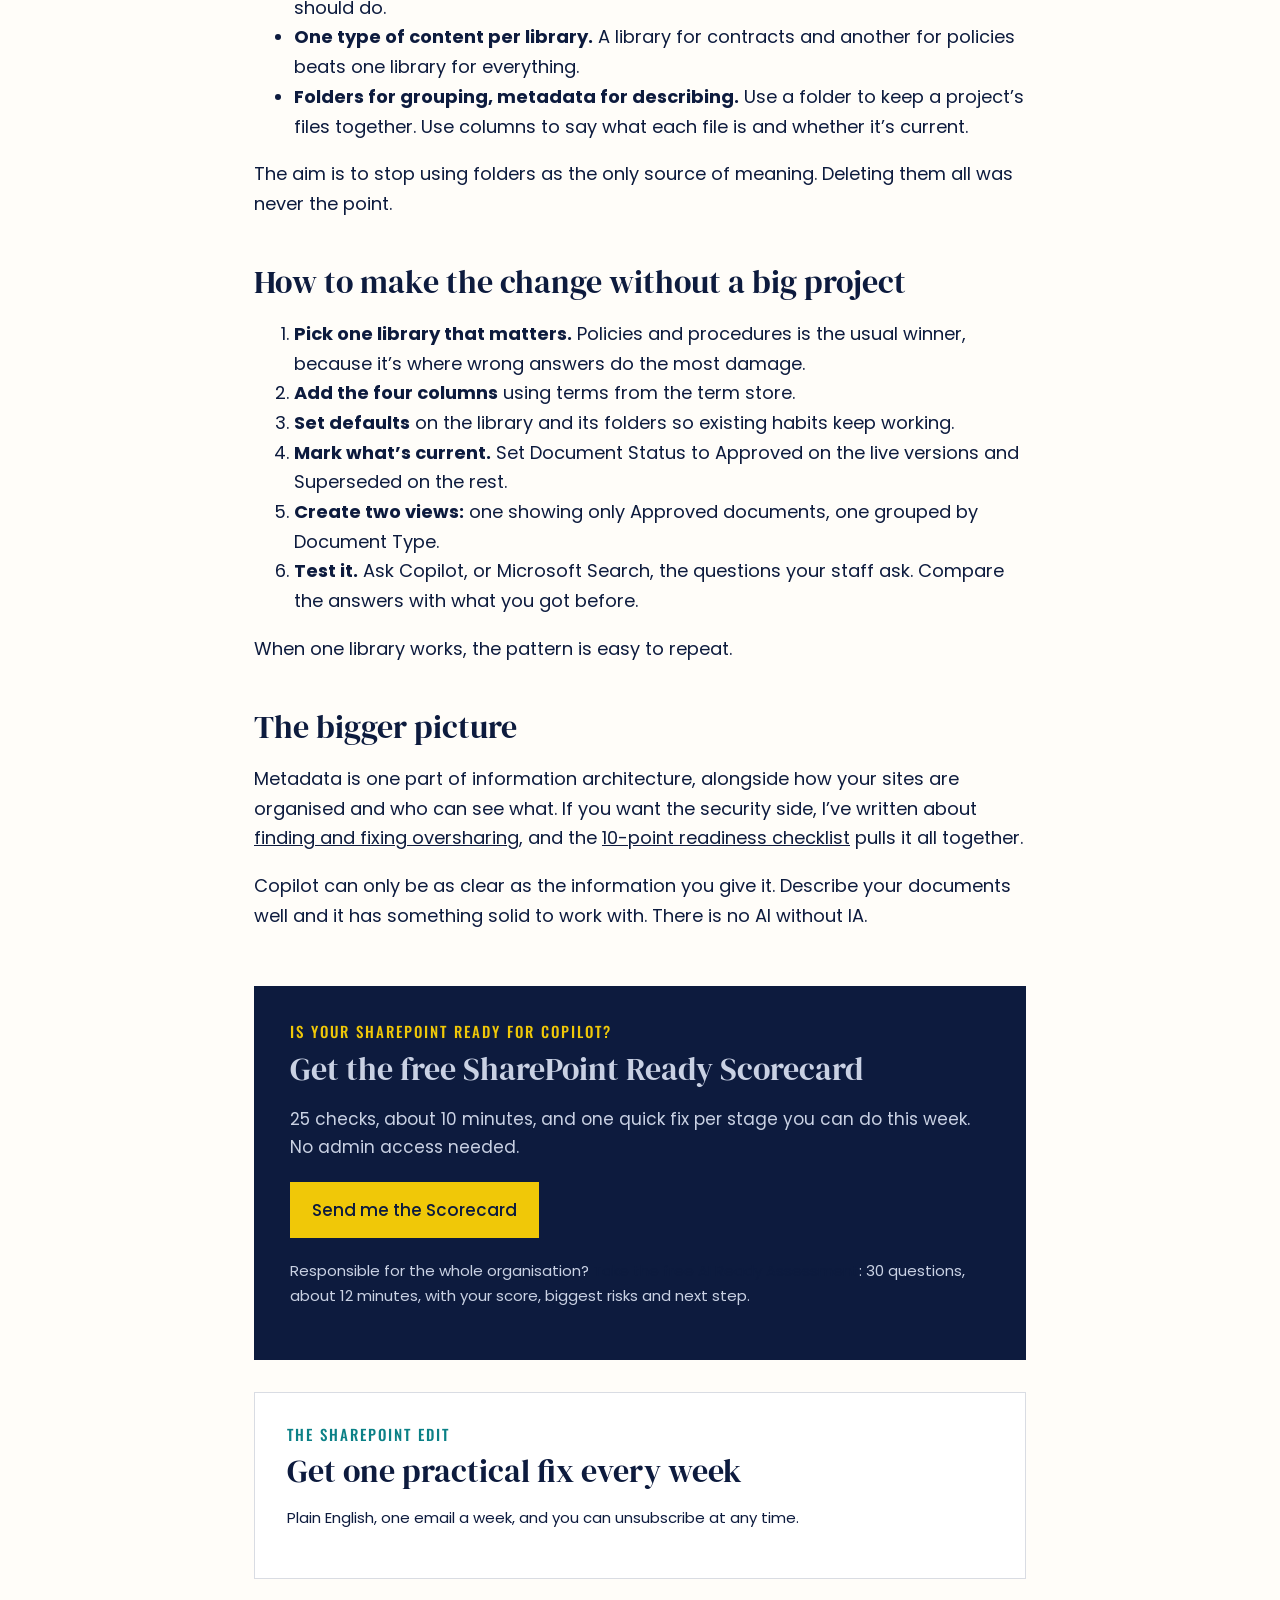
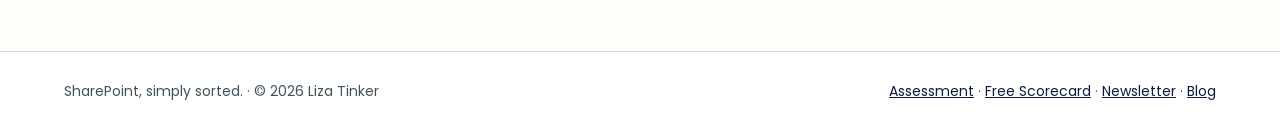
<file: docs/blog/sharepoint-metadata-vs-folders-copilot/index.html>
<!DOCTYPE html>
<html lang="en-AU"><head>
<meta charset="utf-8"><meta name="viewport" content="width=device-width, initial-scale=1">
<title>Metadata vs folders in SharePoint: what Copilot actually needs · Simply AI Ready</title>
<meta name="description" content="Folders tell Copilot where a file is. Metadata tells it what the file is. Why that decides your Copilot answers, and the four columns to start with.">
<link rel="canonical" href="https://simplyaiready.com/blog/sharepoint-metadata-vs-folders-copilot/">
<meta name="robots" content="index, follow, max-image-preview:large">
<meta property="og:title" content="Metadata vs folders in SharePoint: what Copilot actually needs · Simply AI Ready"><meta property="og:description" content="Folders tell Copilot where a file is. Metadata tells it what the file is. Why that decides your Copilot answers, and the four columns to start with.">
<meta property="og:url" content="https://simplyaiready.com/blog/sharepoint-metadata-vs-folders-copilot/"><meta property="og:type" content="article"><meta property="og:site_name" content="Simply AI Ready">
<meta property="og:image" content="https://simplyaiready.com/images/simply-ai-ready-share.png"><meta property="og:image:width" content="1200"><meta property="og:image:height" content="630"><meta property="og:locale" content="en_AU">
<meta name="twitter:card" content="summary_large_image"><meta name="twitter:title" content="Metadata vs folders in SharePoint: what Copilot actually needs · Simply AI Ready"><meta name="twitter:description" content="Folders tell Copilot where a file is. Metadata tells it what the file is. Why that decides your Copilot answers, and the four columns to start with."><meta name="twitter:image" content="https://simplyaiready.com/images/simply-ai-ready-share.png">
<meta name="author" content="Liza Tinker"><meta name="theme-color" content="#0d1b3e">
<link rel="icon" href="/static/favicon.svg" type="image/svg+xml">
<meta name="google-site-verification" content="CPKEZTdYPEKTMOSe50Vhnf97URdG1P894OnKY5y7Geo">
<link rel="stylesheet" href="/static/style.css">
<script type="application/ld+json">{"@context": "https://schema.org", "@type": "BlogPosting", "headline": "Metadata vs folders in SharePoint: what Copilot actually needs", "description": "Folders tell Copilot where a file is. Metadata tells it what the file is. Why that decides your Copilot answers, and the four columns to start with.", "datePublished": "2026-11-14", "dateModified": "2026-11-14", "author": {"@type": "Person", "name": "Liza Tinker", "url": "https://simplyaiready.com/#about", "jobTitle": "Microsoft MVP"}, "publisher": {"@type": "Organization", "name": "Simply AI Ready", "url": "https://simplyaiready.com/"}, "image": "https://simplyaiready.com/images/simply-ai-ready-share.png", "inLanguage": "en-AU", "mainEntityOfPage": "https://simplyaiready.com/blog/sharepoint-metadata-vs-folders-copilot/", "keywords": "SharePoint metadata vs folders, SharePoint metadata Copilot, SharePoint information architecture, SharePoint columns best practice, term store, there is no AI without IA"}</script>
</head><body>
<header style="background:#ffffff;border-bottom:4px solid #ff0876">
<div style="max-width:1200px;margin:0 auto;padding:20px 24px;display:flex;flex-wrap:wrap;gap:16px 32px;align-items:center;justify-content:space-between">
<a href="/" style="text-decoration:none;display:flex;flex-direction:column;gap:2px">
<span style="font-family:'Oswald','Arial Narrow',sans-serif;font-weight:500;font-size:26px;letter-spacing:1px;color:#0d1b3e">SIMPLY AI READY</span>
<span style="font-size:12px;color:#41515a">with Liza Tinker, Microsoft MVP</span>
</a>
<nav aria-label="Main" style="display:flex;flex-wrap:wrap;gap:8px 28px;align-items:center;font-size:15px">
<a href="/#how" style="text-decoration:none">How it works</a>
<a href="/blog/" style="text-decoration:none">Blog</a>
<a href="/newsletter/" style="text-decoration:none">Newsletter</a>
<a href="/assessment/" style="text-decoration:none">Assessment</a>
<a href="https://simply-sharepoint.kit.com/subscribe" style="text-decoration:none;background:#0d1b3e;color:#ffffff;padding:12px 20px;font-weight:600;min-height:44px;box-sizing:border-box;display:inline-flex;align-items:center">Get the free Scorecard</a>
</nav>
</div>
</header>
<main>
<article class="post">
<p class="eyebrow"><time datetime="2026-11-14">14 November 2026</time> · Liza Tinker, Microsoft MVP</p>
<h1>Metadata vs folders in SharePoint: what Copilot actually needs</h1>
<p class="excerpt">Folders tell Copilot where a file is. Metadata tells it what the file is. Why that decides your Copilot answers, and the four columns to start with.</p>
<div class="prose"><p>Open almost any SharePoint library and you&rsquo;ll find the same thing: folders inside folders inside folders. Client, then year, then project, then &ldquo;Drafts&rdquo;, then &ldquo;Old&rdquo;, then &ldquo;Old - do not use&rdquo;.</p>
<p>Folders feel safe because they look like the file server everyone grew up with. For people, they more or less work. For Copilot, they hide most of what it needs to know.</p>
<h2>What a folder tells Copilot (not much)</h2>
<p>A folder path answers one question: where is this file? <code>Clients / Acme / 2024 / Contracts / Final</code> tells a person a fair amount, because a person reads the whole path and fills in the gaps.</p>
<p>The folder says nothing about the file itself. Is it approved or a draft? Who owns it? Is it a contract or a quote? Is it still current? A person guesses from the name. Copilot has to guess too, and when there are five similar files in five similar folders, it sometimes guesses wrong.</p>
<h2>What metadata tells Copilot (a lot)</h2>
<p>Metadata is information about a document, stored in columns next to it. Instead of burying a file in <code>Contracts / 2024 / Final</code>, you store it once and describe it:</p>
<table>
<thead>
<tr>
<th>Column</th>
<th>Value</th>
</tr>
</thead>
<tbody>
<tr>
<td>Document Type</td>
<td>Contract</td>
</tr>
<tr>
<td>Document Status</td>
<td>Approved</td>
</tr>
<tr>
<td>Department</td>
<td>Legal</td>
</tr>
<tr>
<td>Document Owner</td>
<td>Priya Shah</td>
</tr>
</tbody>
</table>
<p>Now the question &ldquo;what&rsquo;s our current approved contract with Acme?&rdquo; has an answer that doesn&rsquo;t depend on anyone&rsquo;s folder habits.</p>
<p>Microsoft&rsquo;s guidance on optimising SharePoint for Copilot says it directly: <a href="https://learn.microsoft.com/microsoft-365/copilot/employee-self-service/optimization-sharepoint">simple information architecture, clear document structure, detailed metadata and well-governed access translate into higher quality, citation-backed answers</a>. The same guidance notes that managed metadata allows more granular search and filtering, which matters more as your environment grows.</p>
<h2>The four columns to start with</h2>
<p>You don&rsquo;t need fifty columns. Most organisations get most of the benefit from four, applied consistently across every library:</p>
<ol>
<li><strong>Document Type</strong>: what kind of thing it is. Policy, Procedure, Contract, Template, Report, Minutes.</li>
<li><strong>Document Status</strong>: where it is in its life. Draft, In Review, Approved, Superseded.</li>
<li><strong>Department</strong>: which part of the organisation it belongs to.</li>
<li><strong>Document Owner</strong>: the person responsible for keeping it right.</li>
</ol>
<p>Document Status is the one that changes Copilot&rsquo;s answers most. If only one version of a policy is marked Approved, there&rsquo;s no longer a contest between &ldquo;v2&rdquo;, &ldquo;FINAL&rdquo; and &ldquo;FINAL_revised&rdquo;.</p>
<h2>Use the term store so the values match</h2>
<p>Columns only help if everyone uses the same values. If one library says &ldquo;HR&rdquo;, another says &ldquo;Human Resources&rdquo; and a third says &ldquo;People and Culture&rdquo;, you have three departments as far as search is concerned.</p>
<p>The term store fixes this. It&rsquo;s a central list of approved terms, managed in the SharePoint admin center under <strong>Content services</strong>, then <strong>Term store</strong>. You define your departments and document types once, and every site uses the same list. Change a term in one place and it changes everywhere.</p>
<p>It takes an hour or two to set up and it&rsquo;s the difference between metadata that works and metadata that slowly drifts.</p>
<h2>&ldquo;But nobody will fill in the columns&rdquo;</h2>
<p>This is the objection I hear in every workshop, and it&rsquo;s fair. People won&rsquo;t tag every file by hand, and you shouldn&rsquo;t ask them to. Three things make metadata close to automatic:</p>
<ul>
<li><strong>Default values.</strong> A library for approved policies can set Document Type to Policy for everything saved there. Nobody types anything.</li>
<li><strong>Folder defaults.</strong> You can set column defaults per folder, so a file dropped into a folder picks up its values automatically. People keep the drag-and-drop habit they like, and the metadata fills itself in.</li>
<li><strong>Document sets and content types.</strong> Group related documents so they share the same properties, set once for the whole set.</li>
</ul>
<p>Set up this way, people save files the way they always have, and the documents come out described.</p>
<h2>So are folders bad?</h2>
<p>No. A shallow folder structure is fine, and for some teams it&rsquo;s the right choice. The rule I use:</p>
<ul>
<li><strong>Two or three levels deep at most.</strong> Past that, the path is doing a job metadata should do.</li>
<li><strong>One type of content per library.</strong> A library for contracts and another for policies beats one library for everything.</li>
<li><strong>Folders for grouping, metadata for describing.</strong> Use a folder to keep a project&rsquo;s files together. Use columns to say what each file is and whether it&rsquo;s current.</li>
</ul>
<p>The aim is to stop using folders as the only source of meaning. Deleting them all was never the point.</p>
<h2>How to make the change without a big project</h2>
<ol>
<li><strong>Pick one library that matters.</strong> Policies and procedures is the usual winner, because it&rsquo;s where wrong answers do the most damage.</li>
<li><strong>Add the four columns</strong> using terms from the term store.</li>
<li><strong>Set defaults</strong> on the library and its folders so existing habits keep working.</li>
<li><strong>Mark what&rsquo;s current.</strong> Set Document Status to Approved on the live versions and Superseded on the rest.</li>
<li><strong>Create two views:</strong> one showing only Approved documents, one grouped by Document Type.</li>
<li><strong>Test it.</strong> Ask Copilot, or Microsoft Search, the questions your staff ask. Compare the answers with what you got before.</li>
</ol>
<p>When one library works, the pattern is easy to repeat.</p>
<h2>The bigger picture</h2>
<p>Metadata is one part of information architecture, alongside how your sites are organised and who can see what. If you want the security side, I&rsquo;ve written about <a href="/blog/copilot-oversharing-sharepoint/">finding and fixing oversharing</a>, and the <a href="/blog/sharepoint-copilot-readiness-checklist/">10-point readiness checklist</a> pulls it all together.</p>
<p>Copilot can only be as clear as the information you give it. Describe your documents well and it has something solid to work with. There is no AI without IA.</p></div>
<aside class="cta">
<p class="eyebrow">IS YOUR SHAREPOINT READY FOR COPILOT?</p>
<p class="cta-title">Get the free SharePoint Ready Scorecard</p>
<p>25 checks, about 10 minutes, and one quick fix per stage you can do this week. No admin access needed.</p>
<p><a class="btn" href="https://simply-sharepoint.kit.com/subscribe">Send me the Scorecard</a> </p>
<p style="font-size:15px">Responsible for the whole organisation? <a href="/assessment/">Take the free AI Ready Assessment</a>: 30 questions, about 12 minutes, with your score, biggest risks and next step.</p>
</aside>
<aside class="newsletter-box"><p class="eyebrow">THE SHAREPOINT EDIT</p><p class="cta-title">Get one practical fix every week</p><p style="font-size:15px">Plain English, one email a week, and you can unsubscribe at any time.</p>
<script async data-uid="f8a3a7b1d4" src="https://simply-sharepoint.kit.com/f8a3a7b1d4/index.js"></script></aside>
</article>
</main>
<footer style="background:#ffffff;border-top:1px solid #d9dce3">
<div style="max-width:1200px;margin:0 auto;padding:28px 24px;display:flex;flex-wrap:wrap;gap:12px 24px;justify-content:space-between;align-items:center;font-size:14px;color:#41515a">
<span>SharePoint, simply sorted. · © 2026 Liza Tinker</span>
<span><a href="/assessment/">Assessment</a> · <a href="https://simply-sharepoint.kit.com/subscribe">Free Scorecard</a> · <a href="/newsletter/">Newsletter</a> · <a href="/blog/">Blog</a></span>
</div>
</footer>
</body></html>
</file>
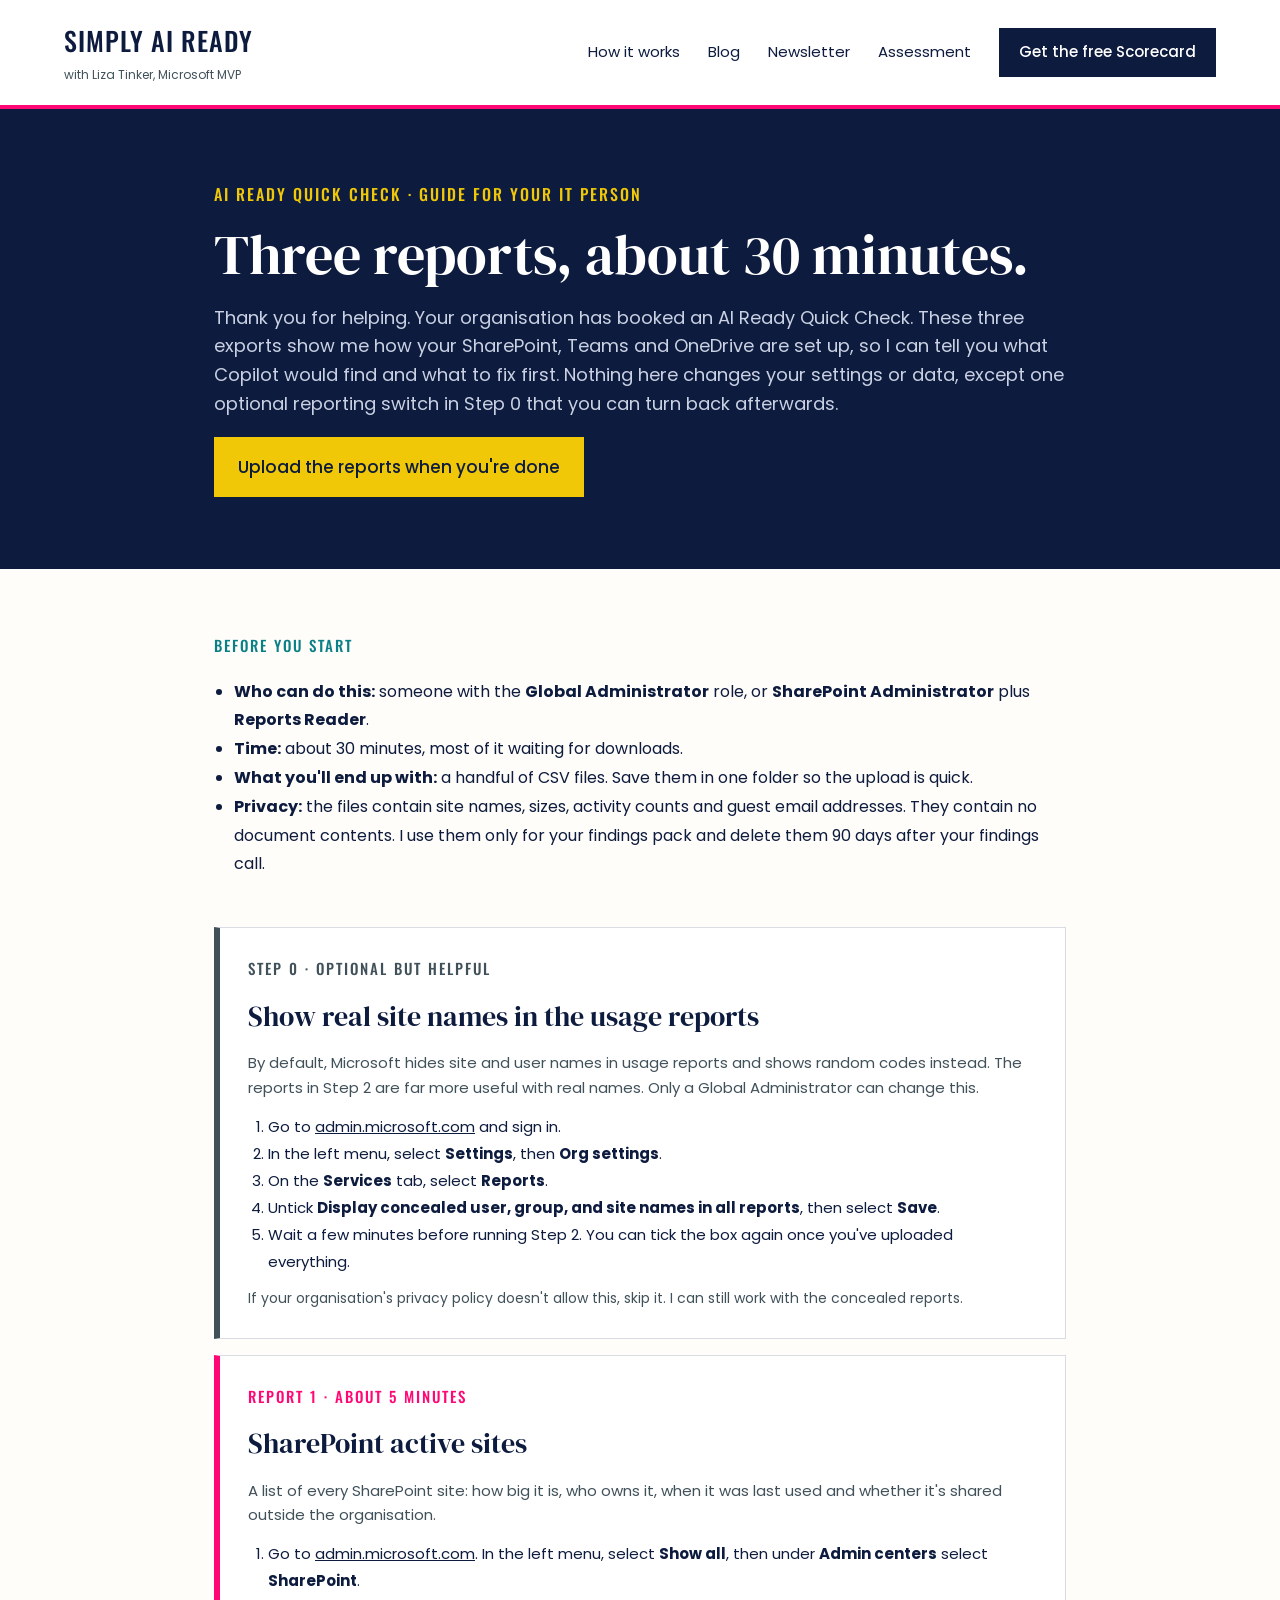
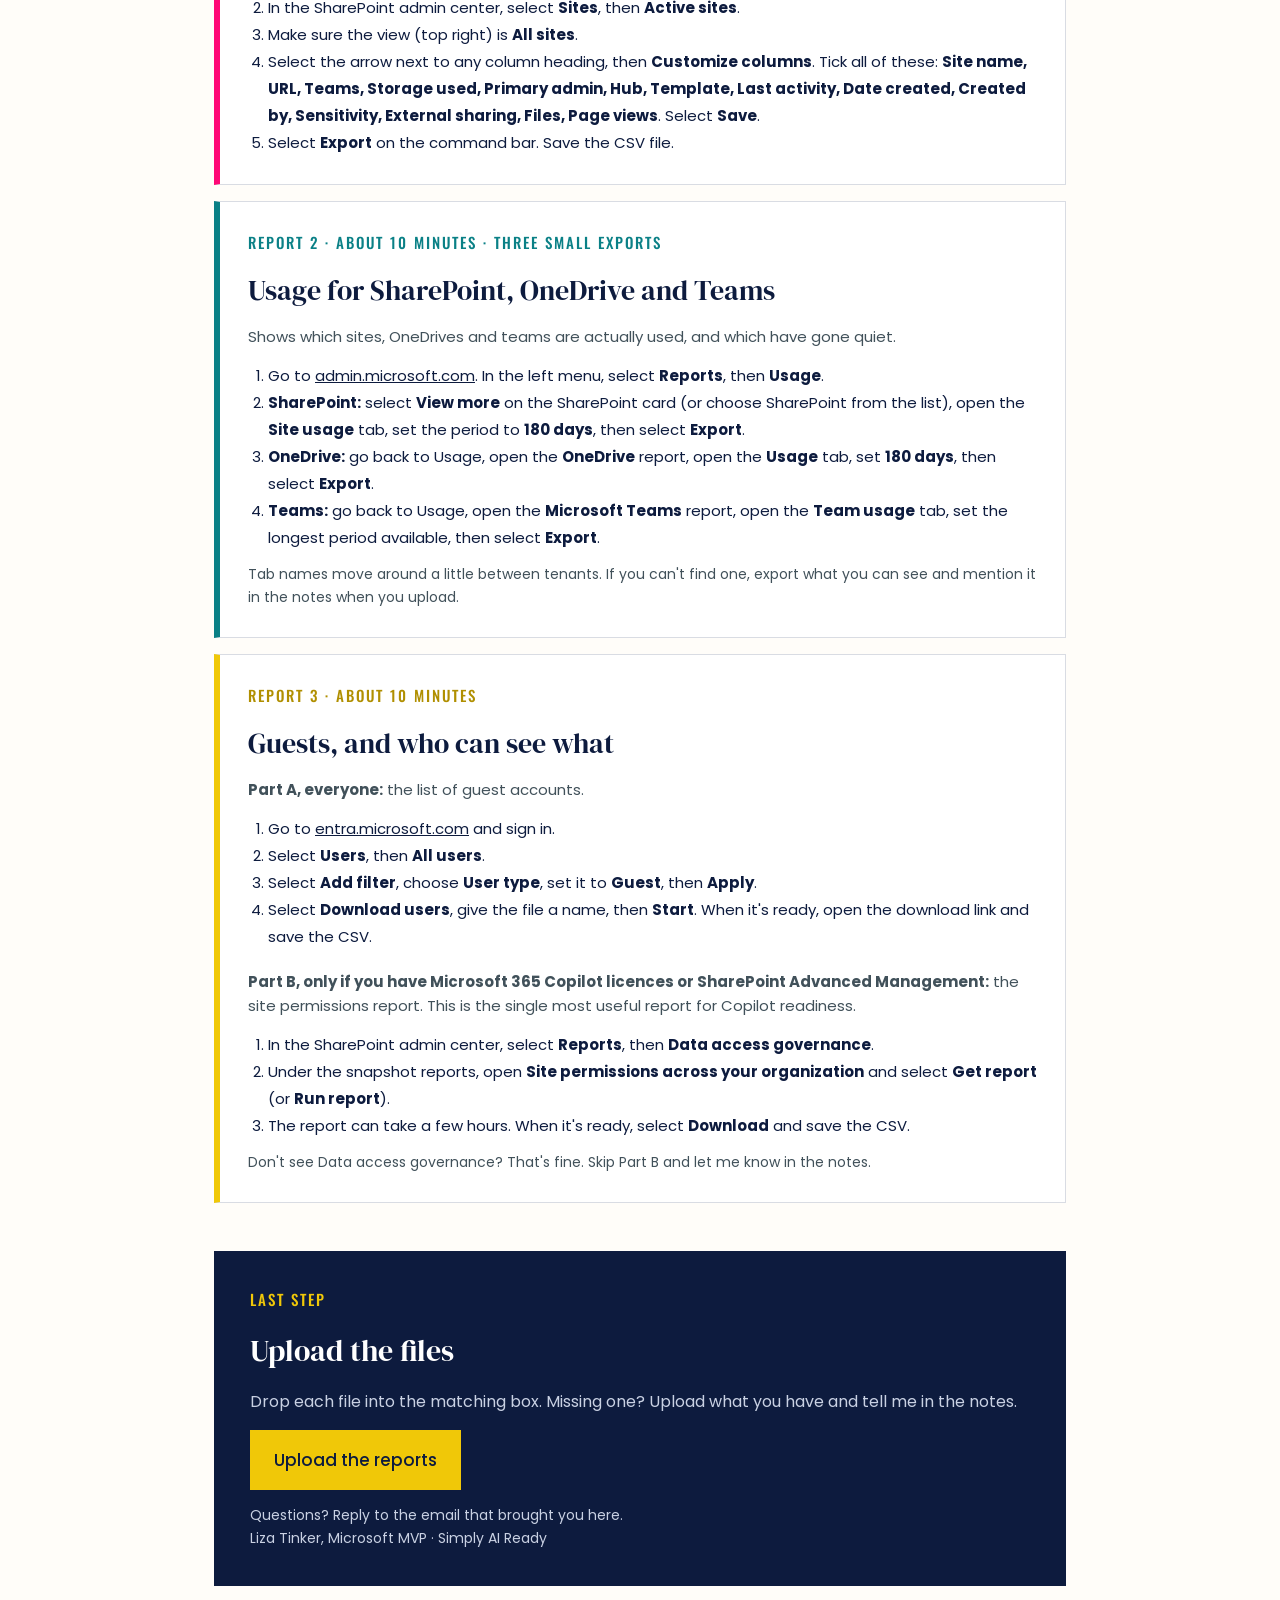
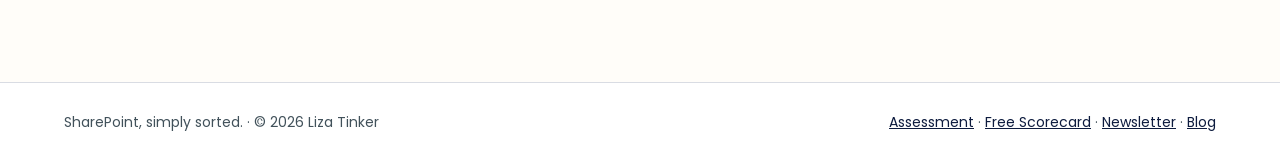
<file: docs/quick-check/it-guide/index.html>
<!DOCTYPE html>
<html lang="en-AU"><head>
<meta charset="utf-8"><meta name="viewport" content="width=device-width, initial-scale=1">
<title>Quick Check: guide for your IT person · Simply AI Ready</title>
<meta name="description" content="How to export the three Microsoft 365 reports for your AI Ready Quick Check.">
<link rel="canonical" href="https://simplyaiready.com/quick-check/it-guide/">
<meta name="robots" content="noindex, nofollow">
<meta property="og:title" content="Quick Check: guide for your IT person · Simply AI Ready"><meta property="og:description" content="How to export the three Microsoft 365 reports for your AI Ready Quick Check.">
<meta property="og:url" content="https://simplyaiready.com/quick-check/it-guide/"><meta property="og:type" content="website"><meta property="og:site_name" content="Simply AI Ready">
<meta property="og:image" content="https://simplyaiready.com/images/simply-ai-ready-share.png"><meta property="og:image:width" content="1200"><meta property="og:image:height" content="630"><meta property="og:locale" content="en_AU">
<meta name="twitter:card" content="summary_large_image"><meta name="twitter:title" content="Quick Check: guide for your IT person · Simply AI Ready"><meta name="twitter:description" content="How to export the three Microsoft 365 reports for your AI Ready Quick Check."><meta name="twitter:image" content="https://simplyaiready.com/images/simply-ai-ready-share.png">
<meta name="author" content="Liza Tinker"><meta name="theme-color" content="#0d1b3e">
<link rel="icon" href="/static/favicon.svg" type="image/svg+xml">
<meta name="google-site-verification" content="CPKEZTdYPEKTMOSe50Vhnf97URdG1P894OnKY5y7Geo">
<link rel="stylesheet" href="/static/style.css">

</head><body>
<header style="background:#ffffff;border-bottom:4px solid #ff0876">
<div style="max-width:1200px;margin:0 auto;padding:20px 24px;display:flex;flex-wrap:wrap;gap:16px 32px;align-items:center;justify-content:space-between">
<a href="/" style="text-decoration:none;display:flex;flex-direction:column;gap:2px">
<span style="font-family:'Oswald','Arial Narrow',sans-serif;font-weight:500;font-size:26px;letter-spacing:1px;color:#0d1b3e">SIMPLY AI READY</span>
<span style="font-size:12px;color:#41515a">with Liza Tinker, Microsoft MVP</span>
</a>
<nav aria-label="Main" style="display:flex;flex-wrap:wrap;gap:8px 28px;align-items:center;font-size:15px">
<a href="/#how" style="text-decoration:none">How it works</a>
<a href="/blog/" style="text-decoration:none">Blog</a>
<a href="/newsletter/" style="text-decoration:none">Newsletter</a>
<a href="/assessment/" style="text-decoration:none">Assessment</a>
<a href="https://simply-sharepoint.kit.com/subscribe" style="text-decoration:none;background:#0d1b3e;color:#ffffff;padding:12px 20px;font-weight:600;min-height:44px;box-sizing:border-box;display:inline-flex;align-items:center">Get the free Scorecard</a>
</nav>
</div>
</header>
<main>
<section style="background: #0d1b3e; color: #ffffff">
<div style="max-width: 900px; margin: 0 auto; padding: 72px 24px; display: flex; flex-direction: column; gap: 18px">
<p style="margin: 0; font-family: 'Oswald', 'Arial Narrow', sans-serif; font-size: 16px; letter-spacing: 2px; color: #f0c808">AI READY QUICK CHECK · GUIDE FOR YOUR IT PERSON</p>
<h1 style="margin: 0; font-family: 'DM Serif Display', Georgia, serif; font-weight: 400; font-size: clamp(36px, 5vw, 56px); line-height: 1.08">Three reports, about 30 minutes.</h1>
<p style="margin: 0; font-size: 18px; line-height: 1.6; color: #c9d1e3">Thank you for helping. Your organisation has booked an AI Ready Quick Check. These three exports show me how your SharePoint, Teams and OneDrive are set up, so I can tell you what Copilot would find and what to fix first. Nothing here changes your settings or data, except one optional reporting switch in Step 0 that you can turn back afterwards.</p>
<p style="margin: 0"><a href="https://tally.so/r/0VBMlB" style="display: inline-block; text-decoration: none; background: #f0c808; color: #0d1b3e; font-weight: 600; padding: 16px 24px">Upload the reports when you're done</a></p>
</div>
</section>

<section style="max-width: 900px; margin: 0 auto; padding: 64px 24px 24px; display: flex; flex-direction: column; gap: 20px">
<p style="margin: 0; font-family: 'Oswald', 'Arial Narrow', sans-serif; font-size: 15px; letter-spacing: 2px; color: #0a8086">BEFORE YOU START</p>
<ul style="margin: 0; padding-left: 20px; font-size: 16px; line-height: 1.8">
<li><b>Who can do this:</b> someone with the <b>Global Administrator</b> role, or <b>SharePoint Administrator</b> plus <b>Reports Reader</b>.</li>
<li><b>Time:</b> about 30 minutes, most of it waiting for downloads.</li>
<li><b>What you'll end up with:</b> a handful of CSV files. Save them in one folder so the upload is quick.</li>
<li><b>Privacy:</b> the files contain site names, sizes, activity counts and guest email addresses. They contain no document contents. I use them only for your findings pack and delete them 90 days after your findings call.</li>
</ul>
</section>

<section style="max-width: 900px; margin: 0 auto; padding: 24px; display: flex; flex-direction: column; gap: 16px">
<div style="border: 1px solid #d9dce3; border-left: 6px solid #41515a; background: #ffffff; padding: 28px; display: flex; flex-direction: column; gap: 12px">
<p style="margin: 0; font-family: 'Oswald', 'Arial Narrow', sans-serif; font-size: 15px; letter-spacing: 2px; color: #41515a">STEP 0 · OPTIONAL BUT HELPFUL</p>
<h2 style="margin: 0; font-family: 'DM Serif Display', Georgia, serif; font-weight: 400; font-size: 28px">Show real site names in the usage reports</h2>
<p style="margin: 0; font-size: 15px; line-height: 1.65; color: #41515a">By default, Microsoft hides site and user names in usage reports and shows random codes instead. The reports in Step 2 are far more useful with real names. Only a Global Administrator can change this.</p>
<ol style="margin: 0; padding-left: 20px; font-size: 15px; line-height: 1.8">
<li>Go to <a href="https://admin.microsoft.com">admin.microsoft.com</a> and sign in.</li>
<li>In the left menu, select <b>Settings</b>, then <b>Org settings</b>.</li>
<li>On the <b>Services</b> tab, select <b>Reports</b>.</li>
<li>Untick <b>Display concealed user, group, and site names in all reports</b>, then select <b>Save</b>.</li>
<li>Wait a few minutes before running Step 2. You can tick the box again once you've uploaded everything.</li>
</ol>
<p style="margin: 0; font-size: 14px; color: #41515a">If your organisation's privacy policy doesn't allow this, skip it. I can still work with the concealed reports.</p>
</div>

<div style="border: 1px solid #d9dce3; border-left: 6px solid #ff0876; background: #ffffff; padding: 28px; display: flex; flex-direction: column; gap: 12px">
<p style="margin: 0; font-family: 'Oswald', 'Arial Narrow', sans-serif; font-size: 15px; letter-spacing: 2px; color: #ff0876">REPORT 1 · ABOUT 5 MINUTES</p>
<h2 style="margin: 0; font-family: 'DM Serif Display', Georgia, serif; font-weight: 400; font-size: 28px">SharePoint active sites</h2>
<p style="margin: 0; font-size: 15px; line-height: 1.65; color: #41515a">A list of every SharePoint site: how big it is, who owns it, when it was last used and whether it's shared outside the organisation.</p>
<ol style="margin: 0; padding-left: 20px; font-size: 15px; line-height: 1.8">
<li>Go to <a href="https://admin.microsoft.com">admin.microsoft.com</a>. In the left menu, select <b>Show all</b>, then under <b>Admin centers</b> select <b>SharePoint</b>.</li>
<li>In the SharePoint admin center, select <b>Sites</b>, then <b>Active sites</b>.</li>
<li>Make sure the view (top right) is <b>All sites</b>.</li>
<li>Select the arrow next to any column heading, then <b>Customize columns</b>. Tick all of these: <b>Site name, URL, Teams, Storage used, Primary admin, Hub, Template, Last activity, Date created, Created by, Sensitivity, External sharing, Files, Page views</b>. Select <b>Save</b>.</li>
<li>Select <b>Export</b> on the command bar. Save the CSV file.</li>
</ol>
</div>

<div style="border: 1px solid #d9dce3; border-left: 6px solid #0a8086; background: #ffffff; padding: 28px; display: flex; flex-direction: column; gap: 12px">
<p style="margin: 0; font-family: 'Oswald', 'Arial Narrow', sans-serif; font-size: 15px; letter-spacing: 2px; color: #0a8086">REPORT 2 · ABOUT 10 MINUTES · THREE SMALL EXPORTS</p>
<h2 style="margin: 0; font-family: 'DM Serif Display', Georgia, serif; font-weight: 400; font-size: 28px">Usage for SharePoint, OneDrive and Teams</h2>
<p style="margin: 0; font-size: 15px; line-height: 1.65; color: #41515a">Shows which sites, OneDrives and teams are actually used, and which have gone quiet.</p>
<ol style="margin: 0; padding-left: 20px; font-size: 15px; line-height: 1.8">
<li>Go to <a href="https://admin.microsoft.com">admin.microsoft.com</a>. In the left menu, select <b>Reports</b>, then <b>Usage</b>.</li>
<li><b>SharePoint:</b> select <b>View more</b> on the SharePoint card (or choose SharePoint from the list), open the <b>Site usage</b> tab, set the period to <b>180 days</b>, then select <b>Export</b>.</li>
<li><b>OneDrive:</b> go back to Usage, open the <b>OneDrive</b> report, open the <b>Usage</b> tab, set <b>180 days</b>, then select <b>Export</b>.</li>
<li><b>Teams:</b> go back to Usage, open the <b>Microsoft Teams</b> report, open the <b>Team usage</b> tab, set the longest period available, then select <b>Export</b>.</li>
</ol>
<p style="margin: 0; font-size: 14px; color: #41515a">Tab names move around a little between tenants. If you can't find one, export what you can see and mention it in the notes when you upload.</p>
</div>

<div style="border: 1px solid #d9dce3; border-left: 6px solid #f0c808; background: #ffffff; padding: 28px; display: flex; flex-direction: column; gap: 12px">
<p style="margin: 0; font-family: 'Oswald', 'Arial Narrow', sans-serif; font-size: 15px; letter-spacing: 2px; color: #b08f00">REPORT 3 · ABOUT 10 MINUTES</p>
<h2 style="margin: 0; font-family: 'DM Serif Display', Georgia, serif; font-weight: 400; font-size: 28px">Guests, and who can see what</h2>
<p style="margin: 0; font-size: 15px; line-height: 1.65; color: #41515a"><b>Part A, everyone:</b> the list of guest accounts.</p>
<ol style="margin: 0; padding-left: 20px; font-size: 15px; line-height: 1.8">
<li>Go to <a href="https://entra.microsoft.com">entra.microsoft.com</a> and sign in.</li>
<li>Select <b>Users</b>, then <b>All users</b>.</li>
<li>Select <b>Add filter</b>, choose <b>User type</b>, set it to <b>Guest</b>, then <b>Apply</b>.</li>
<li>Select <b>Download users</b>, give the file a name, then <b>Start</b>. When it's ready, open the download link and save the CSV.</li>
</ol>
<p style="margin: 8px 0 0; font-size: 15px; line-height: 1.65; color: #41515a"><b>Part B, only if you have Microsoft 365 Copilot licences or SharePoint Advanced Management:</b> the site permissions report. This is the single most useful report for Copilot readiness.</p>
<ol style="margin: 0; padding-left: 20px; font-size: 15px; line-height: 1.8">
<li>In the SharePoint admin center, select <b>Reports</b>, then <b>Data access governance</b>.</li>
<li>Under the snapshot reports, open <b>Site permissions across your organization</b> and select <b>Get report</b> (or <b>Run report</b>).</li>
<li>The report can take a few hours. When it's ready, select <b>Download</b> and save the CSV.</li>
</ol>
<p style="margin: 0; font-size: 14px; color: #41515a">Don't see Data access governance? That's fine. Skip Part B and let me know in the notes.</p>
</div>
</section>

<section style="max-width: 900px; margin: 0 auto; padding: 24px 24px 96px; display: flex; flex-direction: column; gap: 16px">
<div style="background: #0d1b3e; color: #ffffff; padding: 36px; display: flex; flex-direction: column; gap: 14px">
<p style="margin: 0; font-family: 'Oswald', 'Arial Narrow', sans-serif; font-size: 15px; letter-spacing: 2px; color: #f0c808">LAST STEP</p>
<h2 style="margin: 0; font-family: 'DM Serif Display', Georgia, serif; font-weight: 400; font-size: 30px">Upload the files</h2>
<p style="margin: 0; font-size: 16px; line-height: 1.65; color: #c9d1e3">Drop each file into the matching box. Missing one? Upload what you have and tell me in the notes.</p>
<p style="margin: 0"><a href="https://tally.so/r/0VBMlB" style="display: inline-block; text-decoration: none; background: #f0c808; color: #0d1b3e; font-weight: 600; padding: 16px 24px">Upload the reports</a></p>
<p style="margin: 0; font-size: 14px; color: #c9d1e3">Questions? Reply to the email that brought you here.<br>Liza Tinker, Microsoft MVP · Simply AI Ready</p>
</div>
</section>

</main>
<footer style="background:#ffffff;border-top:1px solid #d9dce3">
<div style="max-width:1200px;margin:0 auto;padding:28px 24px;display:flex;flex-wrap:wrap;gap:12px 24px;justify-content:space-between;align-items:center;font-size:14px;color:#41515a">
<span>SharePoint, simply sorted. · © 2026 Liza Tinker</span>
<span><a href="/assessment/">Assessment</a> · <a href="https://simply-sharepoint.kit.com/subscribe">Free Scorecard</a> · <a href="/newsletter/">Newsletter</a> · <a href="/blog/">Blog</a></span>
</div>
</footer>
</body></html>
</file>
<file: static/style.css>
@font-face{font-family:"DM Serif Display";font-weight:400;font-style:normal;font-display:swap;src:url(fonts/dm-serif-display-latin-400-normal.woff2) format("woff2")}
@font-face{font-family:"DM Serif Display";font-weight:400;font-style:italic;font-display:swap;src:url(fonts/dm-serif-display-latin-400-italic.woff2) format("woff2")}
@font-face{font-family:"Poppins";font-weight:400;font-style:normal;font-display:swap;src:url(fonts/poppins-latin-400-normal.woff2) format("woff2")}
@font-face{font-family:"Poppins";font-weight:600;font-style:normal;font-display:swap;src:url(fonts/poppins-latin-500-normal.woff2) format("woff2")}
@font-face{font-family:"Poppins";font-weight:700;font-style:normal;font-display:swap;src:url(fonts/poppins-latin-700-normal.woff2) format("woff2")}
@font-face{font-family:"Oswald";font-weight:500;font-style:normal;font-display:swap;src:url(fonts/oswald-latin-500-normal.woff2) format("woff2")}
@font-face{font-family:"Oswald";font-weight:700;font-style:normal;font-display:swap;src:url(fonts/oswald-latin-700-normal.woff2) format("woff2")}
*{box-sizing:border-box}
html{-webkit-text-size-adjust:100%;scroll-behavior:smooth}
body{margin:0;background:#fffdf9;color:#0d1b3e;font:400 17px/1.65 Poppins,Arial,sans-serif}
a{color:#0d1b3e}a:hover{color:#0a8086}
img{max-width:100%;display:block}
.eyebrow{margin:0;font:500 15px/1.3 Oswald,"Arial Narrow",sans-serif;letter-spacing:2px;color:#0a8086;text-transform:uppercase}
.btn{display:inline-flex;align-items:center;min-height:44px;padding:14px 22px;background:#0d1b3e;color:#fff;font-weight:600;text-decoration:none;margin:4px 8px 4px 0}
.btn:hover{color:#f0c808}
.btn.ghost{background:transparent;color:#0d1b3e;border:1px solid #0d1b3e}
.bloghead,.postlist,.post{max-width:820px;margin:0 auto;padding:64px 24px 0}
.bloghead h1,.post h1{font:400 clamp(36px,5vw,56px)/1.1 "DM Serif Display",Georgia,serif;margin:12px 0 16px}
.bloghead p,.excerpt{font-size:19px;color:#41515a;margin:0}
.postlist{display:flex;flex-direction:column;gap:20px;padding-top:32px}
.postcard{display:block;background:#fff;border:1px solid #d9dce3;padding:28px;text-decoration:none}
.postcard time,.post time{font:500 13px/1 Oswald,sans-serif;letter-spacing:1.5px;text-transform:uppercase;color:#0a8086}
.postcard h2{font:400 30px/1.2 "DM Serif Display",Georgia,serif;margin:10px 0 8px}
.postcard p{margin:0;color:#41515a}
.prose{margin-top:32px;font-size:18px}
.prose h2{font:400 32px/1.2 "DM Serif Display",Georgia,serif;margin:44px 0 12px}
.prose h3{font:600 21px/1.3 Poppins,sans-serif;margin:32px 0 8px}
.prose blockquote{margin:24px 0;padding:16px 22px;border-left:6px solid #ff0876;background:#fff}
.prose table{border-collapse:collapse;width:100%;font-size:16px}
.prose th{background:#0d1b3e;color:#fff;text-align:left;padding:10px}
.prose td{border-bottom:1px solid #d9dce3;padding:10px}
.cta{max-width:820px;margin:56px auto 72px;background:#0d1b3e;color:#fff;padding:36px}
.cta .eyebrow{color:#f0c808}
.cta-title{font:400 32px/1.2 "DM Serif Display",Georgia,serif;margin:8px 0}
.cta p{color:#c9d1e3}
.cta .btn{background:#f0c808;color:#0d1b3e}
.cta .btn.ghost{background:transparent;color:#fff;border-color:#c9d1e3}
.newsletter-box{max-width:820px;margin:-40px auto 72px;background:#fff;border:1px solid #d9dce3;padding:32px}
</file>
